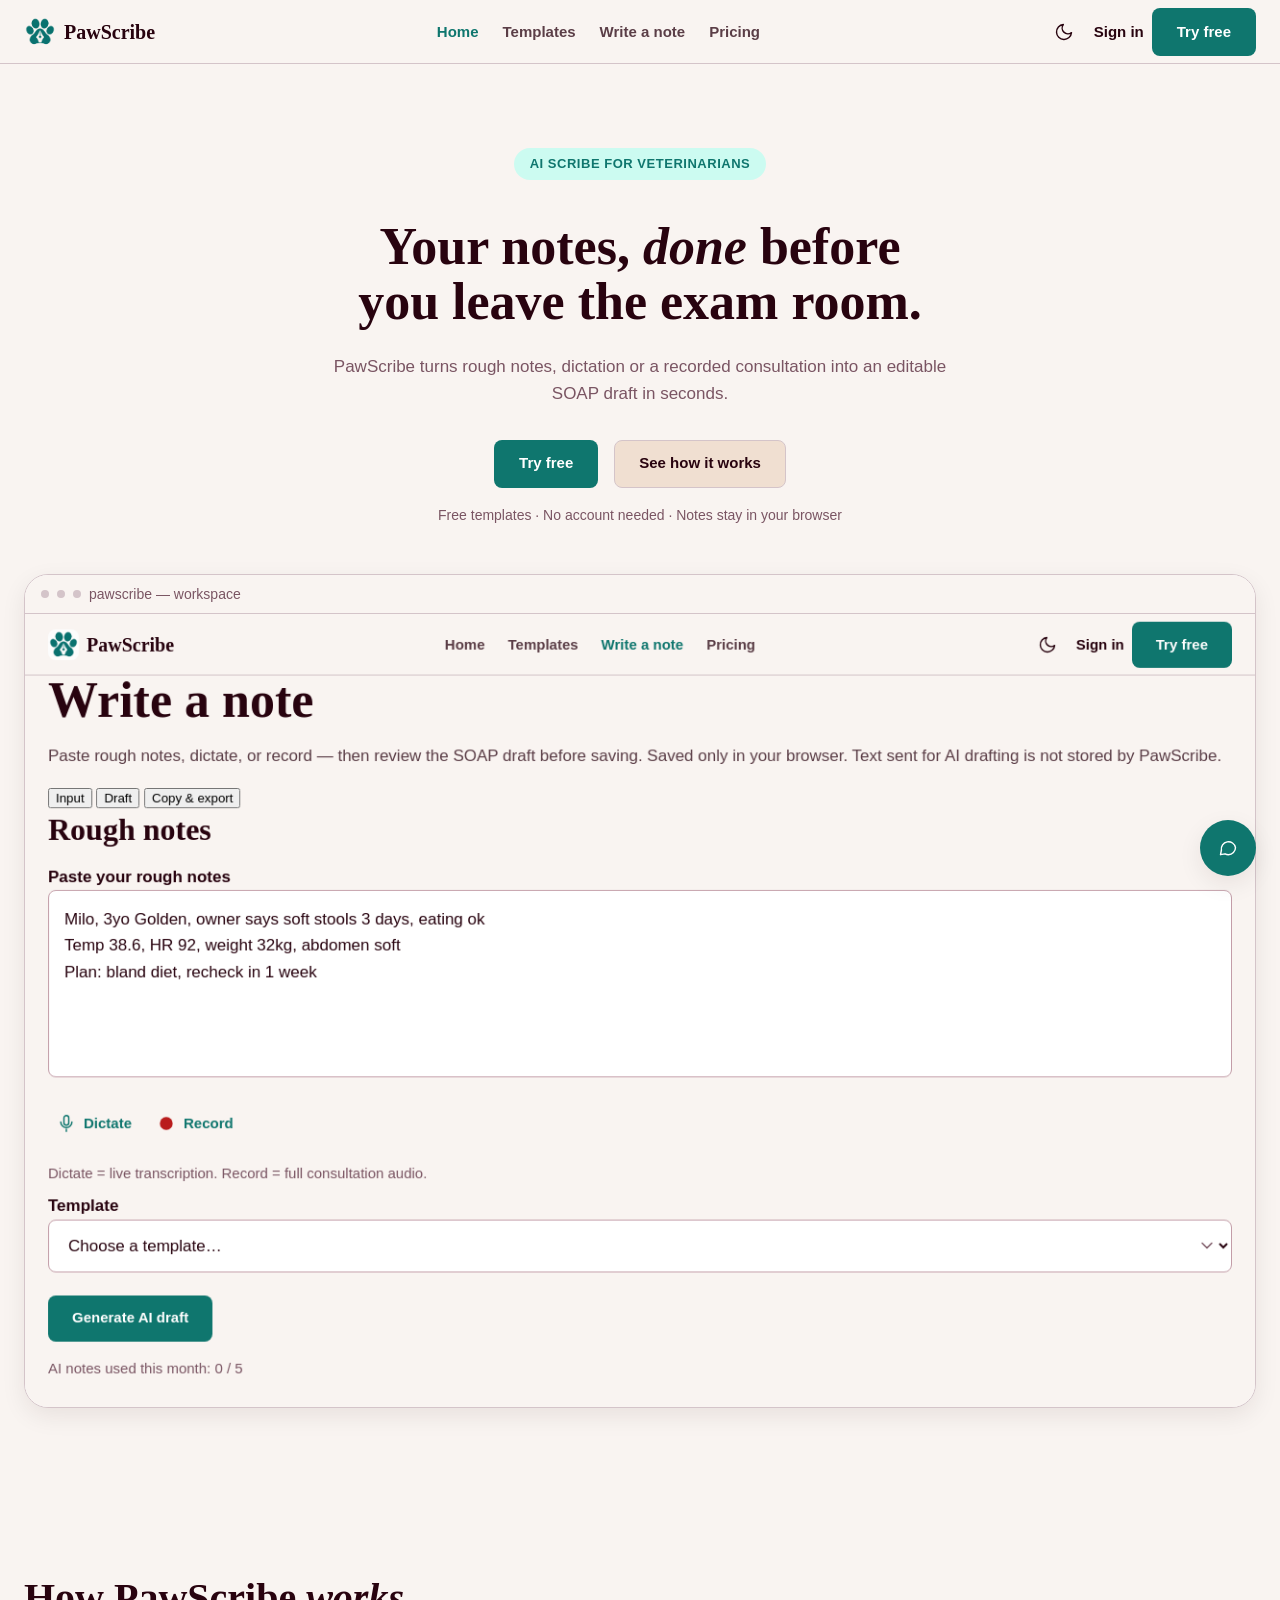
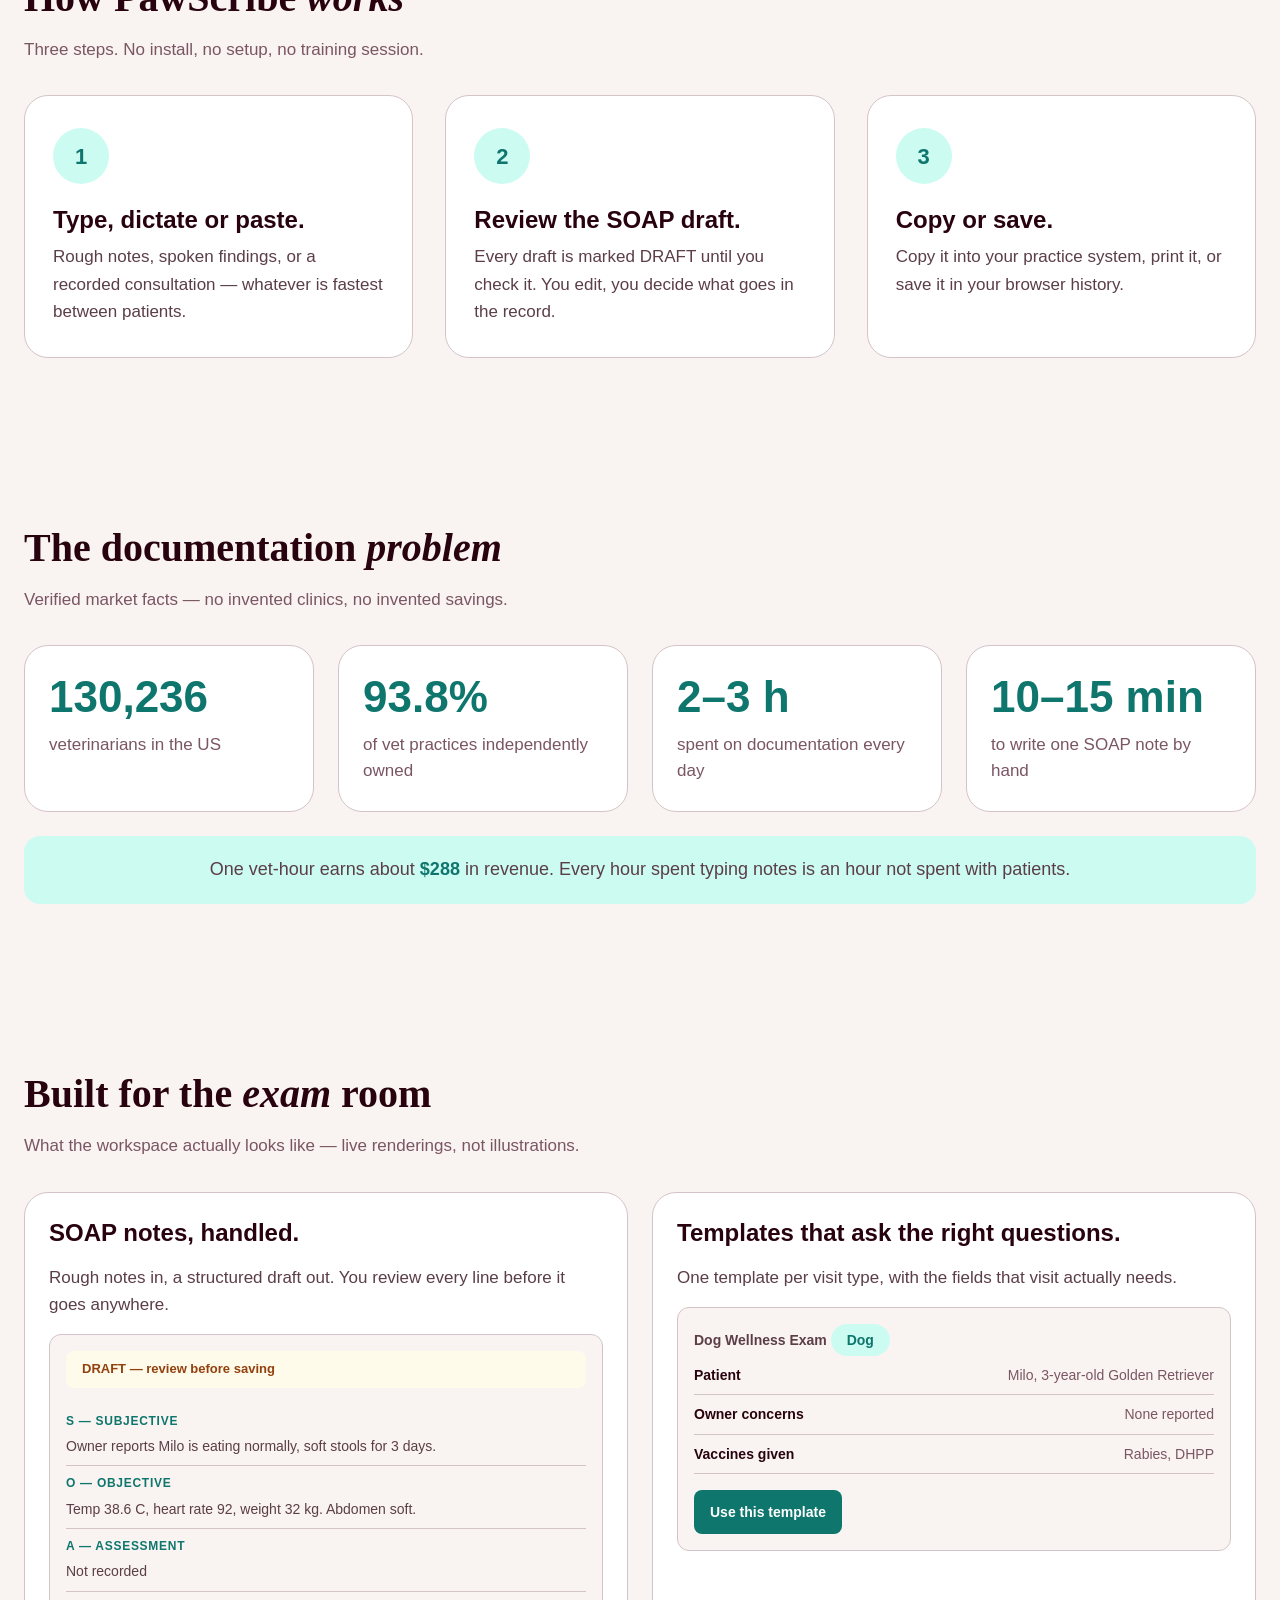
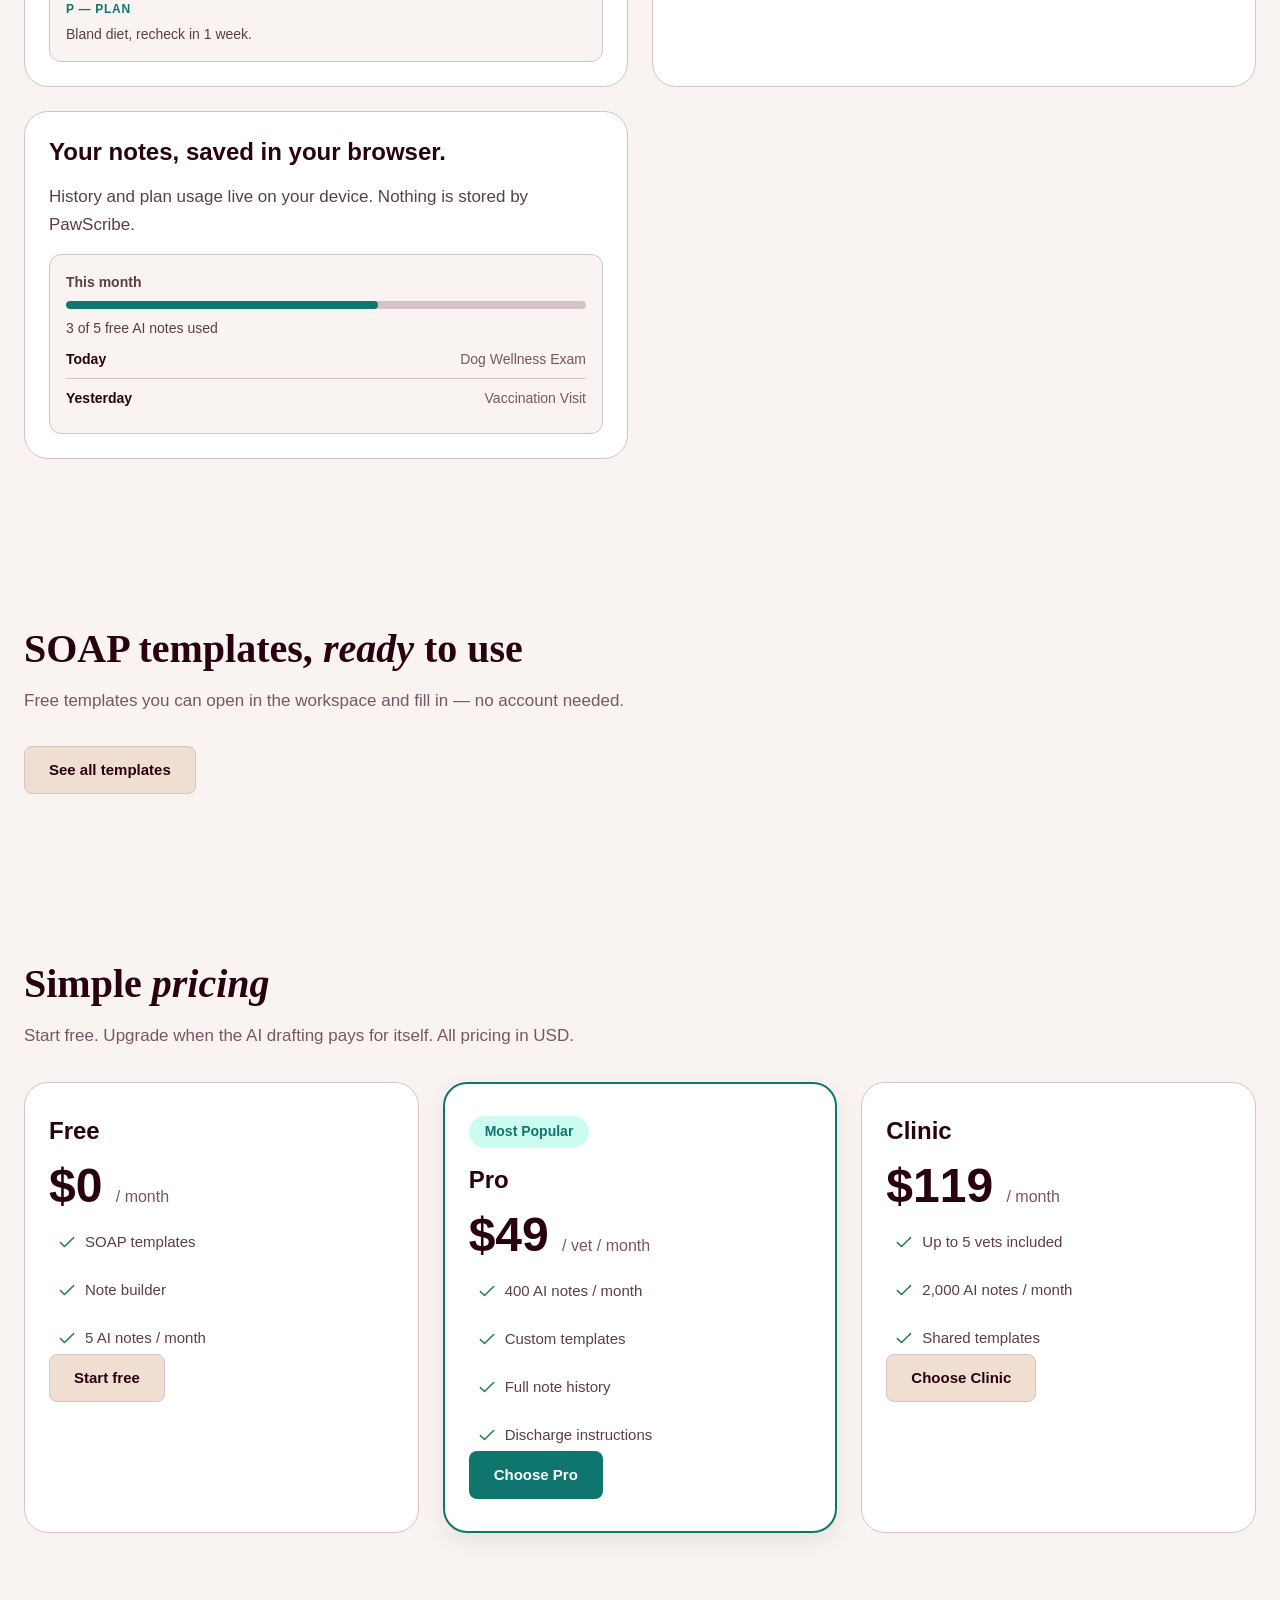
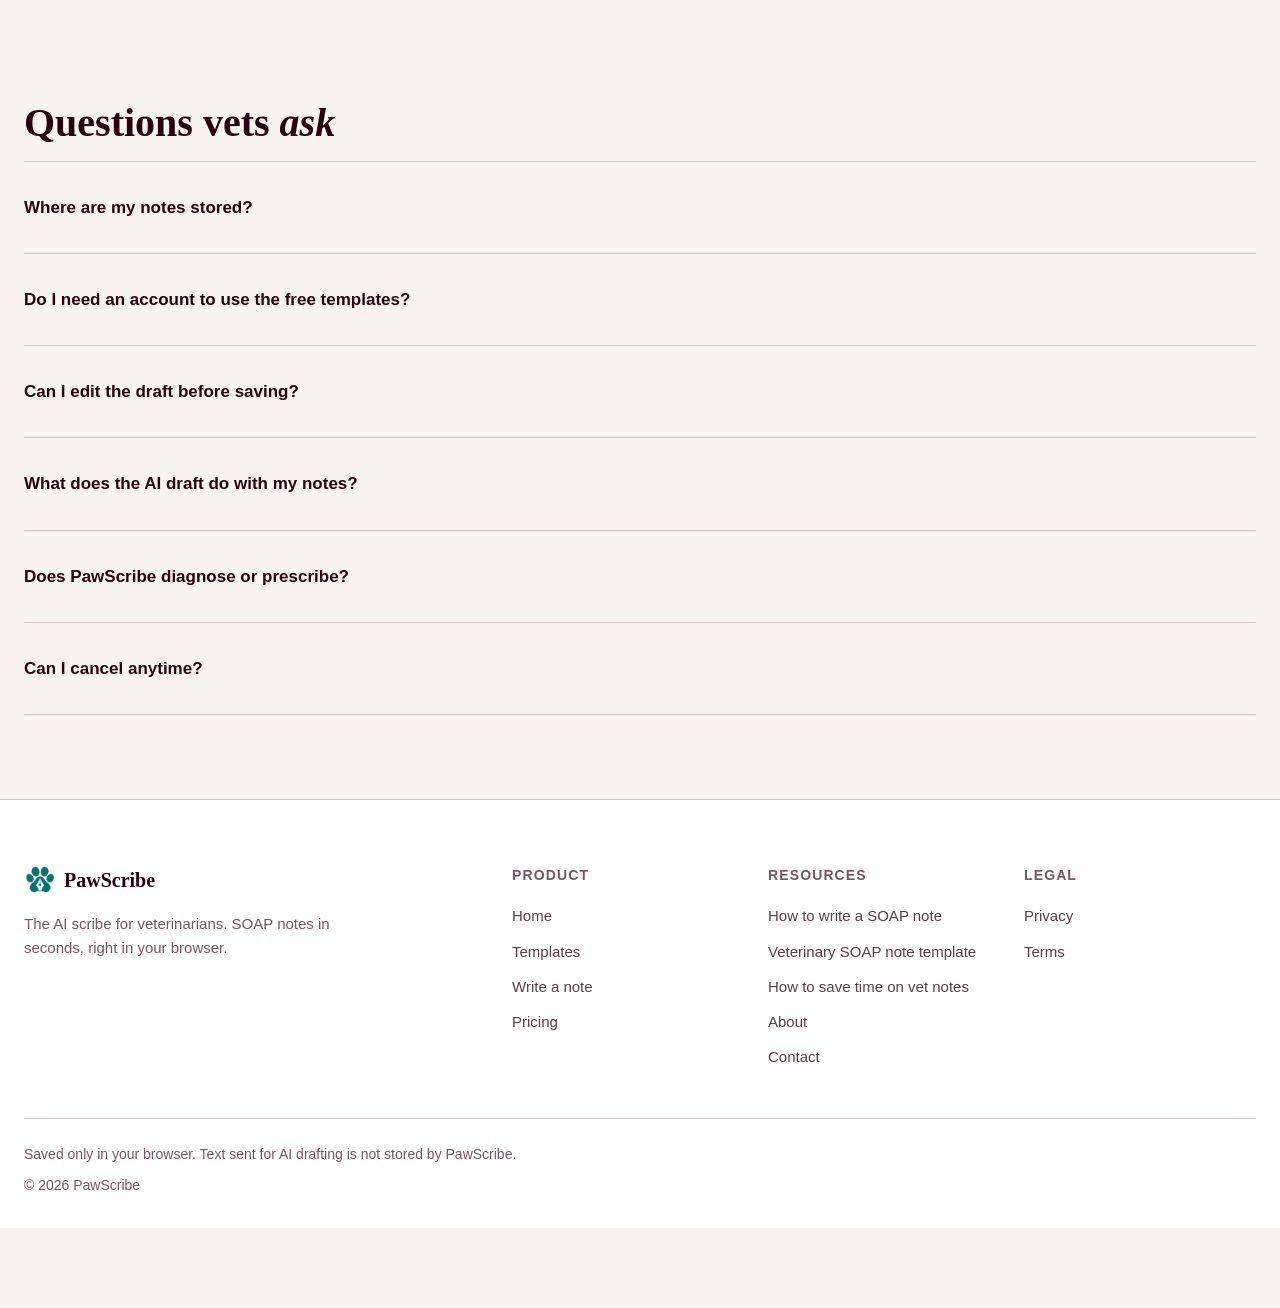
<file: index.html>
<!DOCTYPE html>
<html lang="en">
<head>
<meta charset="utf-8">
<meta name="viewport" content="width=device-width, initial-scale=1">
<title>PawScribe — AI scribe for veterinarians | SOAP notes in seconds</title>
<meta name="description" content="PawScribe turns rough vet notes, dictation or a recorded consultation into an editable SOAP draft in seconds. Free templates, no install, notes stay in your browser.">
<link rel="canonical" href="https://alvarado509.github.io/pawscribe/">
<meta property="og:type" content="website">
<meta property="og:title" content="PawScribe — AI scribe for veterinarians">
<meta property="og:description" content="Paste rough notes, dictate or record a consultation, get an editable SOAP draft in seconds. Free templates, no install, notes stay in your browser.">
<meta property="og:url" content="https://alvarado509.github.io/pawscribe/">
<meta property="og:image" content="https://alvarado509.github.io/pawscribe/assets/pawscribe-logo.png">
<meta name="twitter:card" content="summary_large_image">
<meta name="twitter:title" content="PawScribe — AI scribe for veterinarians">
<meta name="twitter:description" content="Paste rough notes, dictate or record a consultation, get an editable SOAP draft in seconds.">
<meta name="twitter:image" content="https://alvarado509.github.io/pawscribe/assets/pawscribe-logo.png">
<link rel="icon" href="assets/favicon.ico?v=5">
<link rel="stylesheet" href="assets/style.css?v=5">
<link rel="stylesheet" href="assets/marketing.css?v=5">
<script type="application/ld+json">
{
  "@context": "https://schema.org",
  "@graph": [
    {
      "@type": "Organization",
      "name": "PawScribe",
      "url": "https://alvarado509.github.io/pawscribe/",
      "logo": "https://alvarado509.github.io/pawscribe/assets/pawscribe-logo.png"
    },
    {
      "@type": "SoftwareApplication",
      "name": "PawScribe",
      "applicationCategory": "HealthApplication",
      "operatingSystem": "Web browser",
      "url": "https://alvarado509.github.io/pawscribe/",
      "description": "AI scribe for veterinarians: paste rough notes, dictate or record a consultation, get an editable SOAP draft in seconds.",
      "offers": [
        { "@type": "Offer", "name": "Free", "price": "0", "priceCurrency": "USD" },
        { "@type": "Offer", "name": "Pro", "price": "49", "priceCurrency": "USD" },
        { "@type": "Offer", "name": "Clinic", "price": "119", "priceCurrency": "USD" }
      ]
    }
  ]
}
</script>
<script defer src="assets/app.js?v=5"></script>
<script defer src="assets/templates.js?v=5"></script>
</head>
<body>
<header class="site-header">
  <div class="header-inner">
    <a class="brand" href="index.html">
      <img src="assets/pawscribe-logo.png" alt="PawScribe logo" width="32" height="32">
      PawScribe
    </a>
    <nav class="main-nav" aria-label="Main">
      <a href="index.html" aria-current="page">Home</a>
      <a href="templates.html">Templates</a>
      <a href="app.html">Write a note</a>
      <a href="pricing.html">Pricing</a>
    </nav>
    <div class="header-actions">
      <button class="icon-btn" id="theme-toggle" type="button" aria-label="Switch to dark mode">
        <svg class="icon" data-icon-moon aria-hidden="true" viewBox="0 0 24 24" fill="none" stroke="currentColor" stroke-width="1.7" stroke-linecap="round" stroke-linejoin="round"><path d="M21 12.8A9 9 0 1 1 11.2 3 7 7 0 0 0 21 12.8z"/></svg>
        <svg class="icon" data-icon-sun aria-hidden="true" hidden viewBox="0 0 24 24" fill="none" stroke="currentColor" stroke-width="1.7" stroke-linecap="round" stroke-linejoin="round"><circle cx="12" cy="12" r="4"/><path d="M12 2v2M12 20v2M4.9 4.9l1.4 1.4M17.7 17.7l1.4 1.4M2 12h2M20 12h2M4.9 19.1l1.4-1.4M17.7 6.3l1.4-1.4"/></svg>
      </button>
      <span data-auth-logged-out>
        <a class="signin-link" href="auth.html">Sign in</a>
      </span>
      <span class="user-chip" data-auth-logged-in hidden>
        <svg class="icon icon-sm" aria-hidden="true" viewBox="0 0 24 24" fill="none" stroke="currentColor" stroke-width="1.7" stroke-linecap="round" stroke-linejoin="round"><circle cx="12" cy="8" r="4"/><path d="M4 21a8 8 0 0 1 16 0"/></svg>
        <span data-user-first-name></span>
        <a href="dashboard.html">Dashboard</a>
      </span>
      <a class="btn btn-primary header-cta" href="auth.html">Try free</a>
      <button class="icon-btn menu-toggle" id="menu-toggle" type="button" aria-label="Open menu" aria-expanded="false" aria-controls="mobile-nav">
        <svg class="icon" data-icon-menu aria-hidden="true" viewBox="0 0 24 24" fill="none" stroke="currentColor" stroke-width="1.7" stroke-linecap="round" stroke-linejoin="round"><path d="M4 6h16M4 12h16M4 18h16"/></svg>
        <svg class="icon" data-icon-close aria-hidden="true" hidden viewBox="0 0 24 24" fill="none" stroke="currentColor" stroke-width="1.7" stroke-linecap="round" stroke-linejoin="round"><path d="M18 6 6 18M6 6l12 12"/></svg>
      </button>
    </div>
  </div>
  <nav class="mobile-nav" id="mobile-nav" aria-label="Mobile">
    <a href="index.html" aria-current="page">Home</a>
    <a href="templates.html">Templates</a>
    <a href="app.html">Write a note</a>
    <a href="pricing.html">Pricing</a>
    <span data-auth-logged-out>
      <a href="auth.html">Sign in</a>
    </span>
    <span data-auth-logged-in hidden>
      <a href="dashboard.html">Dashboard</a>
    </span>
    <a class="btn btn-primary" href="auth.html">Try free</a>
  </nav>
</header>

<main>
  <!-- Hero -->
  <section class="hero">
    <div class="container">
      <p><span class="eyebrow">AI scribe for veterinarians</span></p>
      <h1 class="hero-title">Your notes, <em>done</em> before you leave the exam room.</h1>
      <p class="hero-sub">PawScribe turns rough notes, dictation or a recorded consultation into an editable SOAP draft in seconds.</p>
      <p class="hero-cta">
        <a class="btn btn-primary" href="auth.html">Try free</a>
        <a class="btn btn-secondary" href="#how">See how it works</a>
      </p>
      <p class="hero-micro">Free templates &middot; No account needed &middot; Notes stay in your browser</p>

      <!-- Workspace screenshot -->
      <div class="browser-frame">
        <div class="browser-frame-bar">
          <span class="browser-dot" aria-hidden="true"></span>
          <span class="browser-dot" aria-hidden="true"></span>
          <span class="browser-dot" aria-hidden="true"></span>
          <span>pawscribe — workspace</span>
        </div>
        <img src="assets/hero-workspace.png" alt="PawScribe workspace with a completed SOAP note" width="1280" height="825">
      </div>
    </div>
  </section>

  <!-- How it works -->
  <section class="section" id="how">
    <div class="container">
      <h2 class="section-title">How PawScribe <em>works</em></h2>
      <p class="section-sub">Three steps. No install, no setup, no training session.</p>
      <ol class="steps">
        <li class="step">
          <span class="step-num" aria-hidden="true">1</span>
          <h3>Type, dictate or paste.</h3>
          <p>Rough notes, spoken findings, or a recorded consultation — whatever is fastest between patients.</p>
        </li>
        <li class="step">
          <span class="step-num" aria-hidden="true">2</span>
          <h3>Review the SOAP draft.</h3>
          <p>Every draft is marked DRAFT until you check it. You edit, you decide what goes in the record.</p>
        </li>
        <li class="step">
          <span class="step-num" aria-hidden="true">3</span>
          <h3>Copy or save.</h3>
          <p>Copy it into your practice system, print it, or save it in your browser history.</p>
        </li>
      </ol>
    </div>
  </section>

  <!-- The problem, in verified numbers -->
  <section class="section">
    <div class="container">
      <h2 class="section-title">The documentation <em>problem</em></h2>
      <p class="section-sub">Verified market facts — no invented clinics, no invented savings.</p>
      <div class="grid grid-4 stats-grid">
        <div class="stat"><span class="stat-number" data-count="130415" data-format="comma">130,415</span><span class="stat-label">veterinarians in the US</span></div>
        <div class="stat"><span class="stat-number" data-count="93.9" data-decimals="1" data-suffix="%">93.9%</span><span class="stat-label">of vet practices independently owned</span></div>
        <div class="stat"><span class="stat-number">2–3 h</span><span class="stat-label">spent on documentation every day</span></div>
        <div class="stat"><span class="stat-number">10–15 min</span><span class="stat-label">to write one SOAP note by hand</span></div>
      </div>
      <p class="stat-callout">One vet-hour earns about <strong>$288</strong> in revenue. Every hour spent typing notes is an hour not spent with patients.</p>
    </div>
  </section>

  <!-- Features: real product UI, live renderings -->
  <section class="section">
    <div class="container">
      <h2 class="section-title">Built for the <em>exam</em> room</h2>
      <p class="section-sub">What the workspace actually looks like — live renderings, not illustrations.</p>
      <div class="grid grid-2">
        <article class="card">
          <h3>SOAP notes, handled.</h3>
          <p>Rough notes in, a structured draft out. You review every line before it goes anywhere.</p>
          <div class="ui-mock" aria-label="Sample SOAP draft">
            <div class="draft-strip">DRAFT — review before saving</div>
            <div class="ui-mock-row"><span class="ui-mock-label">S — Subjective</span><p>Owner reports Milo is eating normally, soft stools for 3 days.</p></div>
            <div class="ui-mock-row"><span class="ui-mock-label">O — Objective</span><p>Temp 38.6 C, heart rate 92, weight 32 kg. Abdomen soft.</p></div>
            <div class="ui-mock-row"><span class="ui-mock-label">A — Assessment</span><p>Not recorded</p></div>
            <div class="ui-mock-row"><span class="ui-mock-label">P — Plan</span><p>Bland diet, recheck in 1 week.</p></div>
          </div>
        </article>
        <article class="card">
          <h3>Templates that ask the right questions.</h3>
          <p>One template per visit type, with the fields that visit actually needs.</p>
          <div class="ui-mock" aria-label="Sample template">
            <p><strong>Dog Wellness Exam</strong> <span class="pill">Dog</span></p>
            <div class="ui-mock-field"><span>Patient</span><span>Milo, 3-year-old Golden Retriever</span></div>
            <div class="ui-mock-field"><span>Owner concerns</span><span>None reported</span></div>
            <div class="ui-mock-field"><span>Vaccines given</span><span>Rabies, DHPP</span></div>
            <span class="ui-mock-cta">Use this template</span>
          </div>
        </article>
        <article class="card">
          <h3>Your notes, saved in your browser.</h3>
          <p>History and plan usage live on your device. Nothing is stored by PawScribe.</p>
          <div class="ui-mock" aria-label="Sample usage and history">
            <p><strong>This month</strong></p>
            <div class="ui-mock-bar" role="img" aria-label="3 of 5 free AI notes used"><span></span></div>
            <p>3 of 5 free AI notes used</p>
            <div class="ui-mock-field"><span>Today</span><span>Dog Wellness Exam</span></div>
            <div class="ui-mock-field"><span>Yesterday</span><span>Vaccination Visit</span></div>
          </div>
        </article>
      </div>
    </div>
  </section>

  <!-- Template preview -->
  <section class="section">
    <div class="container">
      <h2 class="section-title">SOAP templates, <em>ready</em> to use</h2>
      <p class="section-sub">Free templates you can open in the workspace and fill in — no account needed.</p>
      <div class="grid" id="template-preview"></div>
      <p><a class="btn btn-secondary" href="templates.html">See all templates</a></p>
    </div>
  </section>

  <!-- Pricing preview -->
  <section class="section">
    <div class="container">
      <h2 class="section-title">Simple <em>pricing</em></h2>
      <p class="section-sub">Start free. Upgrade when the AI drafting pays for itself. All pricing in USD.</p>
      <div class="grid grid-3">
        <article class="price-card">
          <h3>Free</h3>
          <p class="price-amount">$0 <span>/ month</span></p>
          <ul class="check-list">
            <li><svg class="icon" aria-hidden="true"><use href="assets/icons.svg?v=5#check"/></svg>SOAP templates</li>
            <li><svg class="icon" aria-hidden="true"><use href="assets/icons.svg?v=5#check"/></svg>Note builder</li>
            <li><svg class="icon" aria-hidden="true"><use href="assets/icons.svg?v=5#check"/></svg>5 AI notes / month</li>
          </ul>
          <p><a class="btn btn-secondary" href="app.html">Start free</a></p>
        </article>
        <article class="price-card price-featured">
          <p><span class="pill pill-solid">Most Popular</span></p>
          <h3>Pro</h3>
          <p class="price-amount">$49 <span>/ vet / month</span></p>
          <ul class="check-list">
            <li><svg class="icon" aria-hidden="true"><use href="assets/icons.svg?v=5#check"/></svg>400 AI notes / month</li>
            <li><svg class="icon" aria-hidden="true"><use href="assets/icons.svg?v=5#check"/></svg>Custom templates</li>
            <li><svg class="icon" aria-hidden="true"><use href="assets/icons.svg?v=5#check"/></svg>Full note history</li>
            <li><svg class="icon" aria-hidden="true"><use href="assets/icons.svg?v=5#check"/></svg>Discharge instructions</li>
          </ul>
          <p><a class="btn btn-primary" href="pricing.html">Choose Pro</a></p>
        </article>
        <article class="price-card">
          <h3>Clinic</h3>
          <p class="price-amount">$119 <span>/ month</span></p>
          <ul class="check-list">
            <li><svg class="icon" aria-hidden="true"><use href="assets/icons.svg?v=5#check"/></svg>Up to 5 vets included</li>
            <li><svg class="icon" aria-hidden="true"><use href="assets/icons.svg?v=5#check"/></svg>2,000 AI notes / month</li>
            <li><svg class="icon" aria-hidden="true"><use href="assets/icons.svg?v=5#check"/></svg>Shared templates</li>
          </ul>
          <p><a class="btn btn-secondary" href="pricing.html">Choose Clinic</a></p>
        </article>
      </div>
    </div>
  </section>

  <!-- FAQ -->
  <section class="section">
    <div class="container">
      <h2 class="section-title">Questions vets <em>ask</em></h2>
      <div class="faq">
        <details class="faq-item">
          <summary>Where are my notes stored?</summary>
          <p class="faq-answer">Saved only in your browser. Text sent for AI drafting is not stored by PawScribe.</p>
        </details>
        <details class="faq-item">
          <summary>Do I need an account to use the free templates?</summary>
          <p class="faq-answer">No. The templates and the note builder work with no account and no install.</p>
        </details>
        <details class="faq-item">
          <summary>Can I edit the draft before saving?</summary>
          <p class="faq-answer">Yes. Every draft is editable, and every AI draft is marked DRAFT until you review it.</p>
        </details>
        <details class="faq-item">
          <summary>What does the AI draft do with my notes?</summary>
          <p class="faq-answer">AI drafting connects soon — the free templates work now. When it connects, text sent for AI drafting is not stored by PawScribe.</p>
        </details>
        <details class="faq-item">
          <summary>Does PawScribe diagnose or prescribe?</summary>
          <p class="faq-answer">No. PawScribe drafts notes; it does not diagnose or treat. Always review before saving.</p>
        </details>
        <details class="faq-item">
          <summary>Can I cancel anytime?</summary>
          <p class="faq-answer">Yes. Pro and Clinic are monthly PayPal subscriptions with no contract. Cancel anytime; the workspace unlock is stored locally in your browser.</p>
        </details>
      </div>
    </div>
  </section>
</main>

<footer class="site-footer">
  <div class="footer-inner">
    <div class="footer-grid">
      <div class="footer-brand">
        <a class="brand" href="index.html">
          <img src="assets/pawscribe-logo.png" alt="PawScribe logo" width="32" height="32">
          PawScribe
        </a>
        <p class="footer-tagline">The AI scribe for veterinarians. SOAP notes in seconds, right in your browser.</p>
      </div>
      <div class="footer-col">
        <h4>Product</h4>
        <ul>
          <li><a href="index.html" aria-current="page">Home</a></li>
          <li><a href="templates.html">Templates</a></li>
          <li><a href="app.html">Write a note</a></li>
          <li><a href="pricing.html">Pricing</a></li>
        </ul>
      </div>
      <div class="footer-col">
        <h4>Resources</h4>
        <ul>
          <li><a href="how-to-write-a-soap-note.html">How to write a SOAP note</a></li>
          <li><a href="veterinary-soap-note-template.html">Veterinary SOAP note template</a></li>
          <li><a href="how-to-save-time-on-vet-notes.html">How to save time on vet notes</a></li>
          <li><a href="about.html">About</a></li>
          <li><a href="contact.html">Contact</a></li>
        </ul>
      </div>
      <div class="footer-col">
        <h4>Legal</h4>
        <ul>
          <li><a href="privacy.html">Privacy</a></li>
          <li><a href="terms.html">Terms</a></li>
        </ul>
      </div>
    </div>
    <div class="footer-bottom">
      <p>Saved only in your browser. Text sent for AI drafting is not stored by PawScribe.</p>
      <p>&copy; 2026 PawScribe</p>
    </div>
  </div>
</footer>

<a class="fab" id="contact-fab" href="contact.html" aria-label="Contact us">
  <svg class="icon" aria-hidden="true" viewBox="0 0 24 24" fill="none" stroke="currentColor" stroke-width="1.7" stroke-linecap="round" stroke-linejoin="round"><path d="M21 11.5a8.5 8.5 0 0 1-8.5 8.5c-1.5 0-2.9-.4-4.1-1L3 20l1.1-5.4A8.5 8.5 0 1 1 21 11.5z"/></svg>
</a>

<div class="toast" id="toast" role="status"></div>
</body>
</html>
</file>
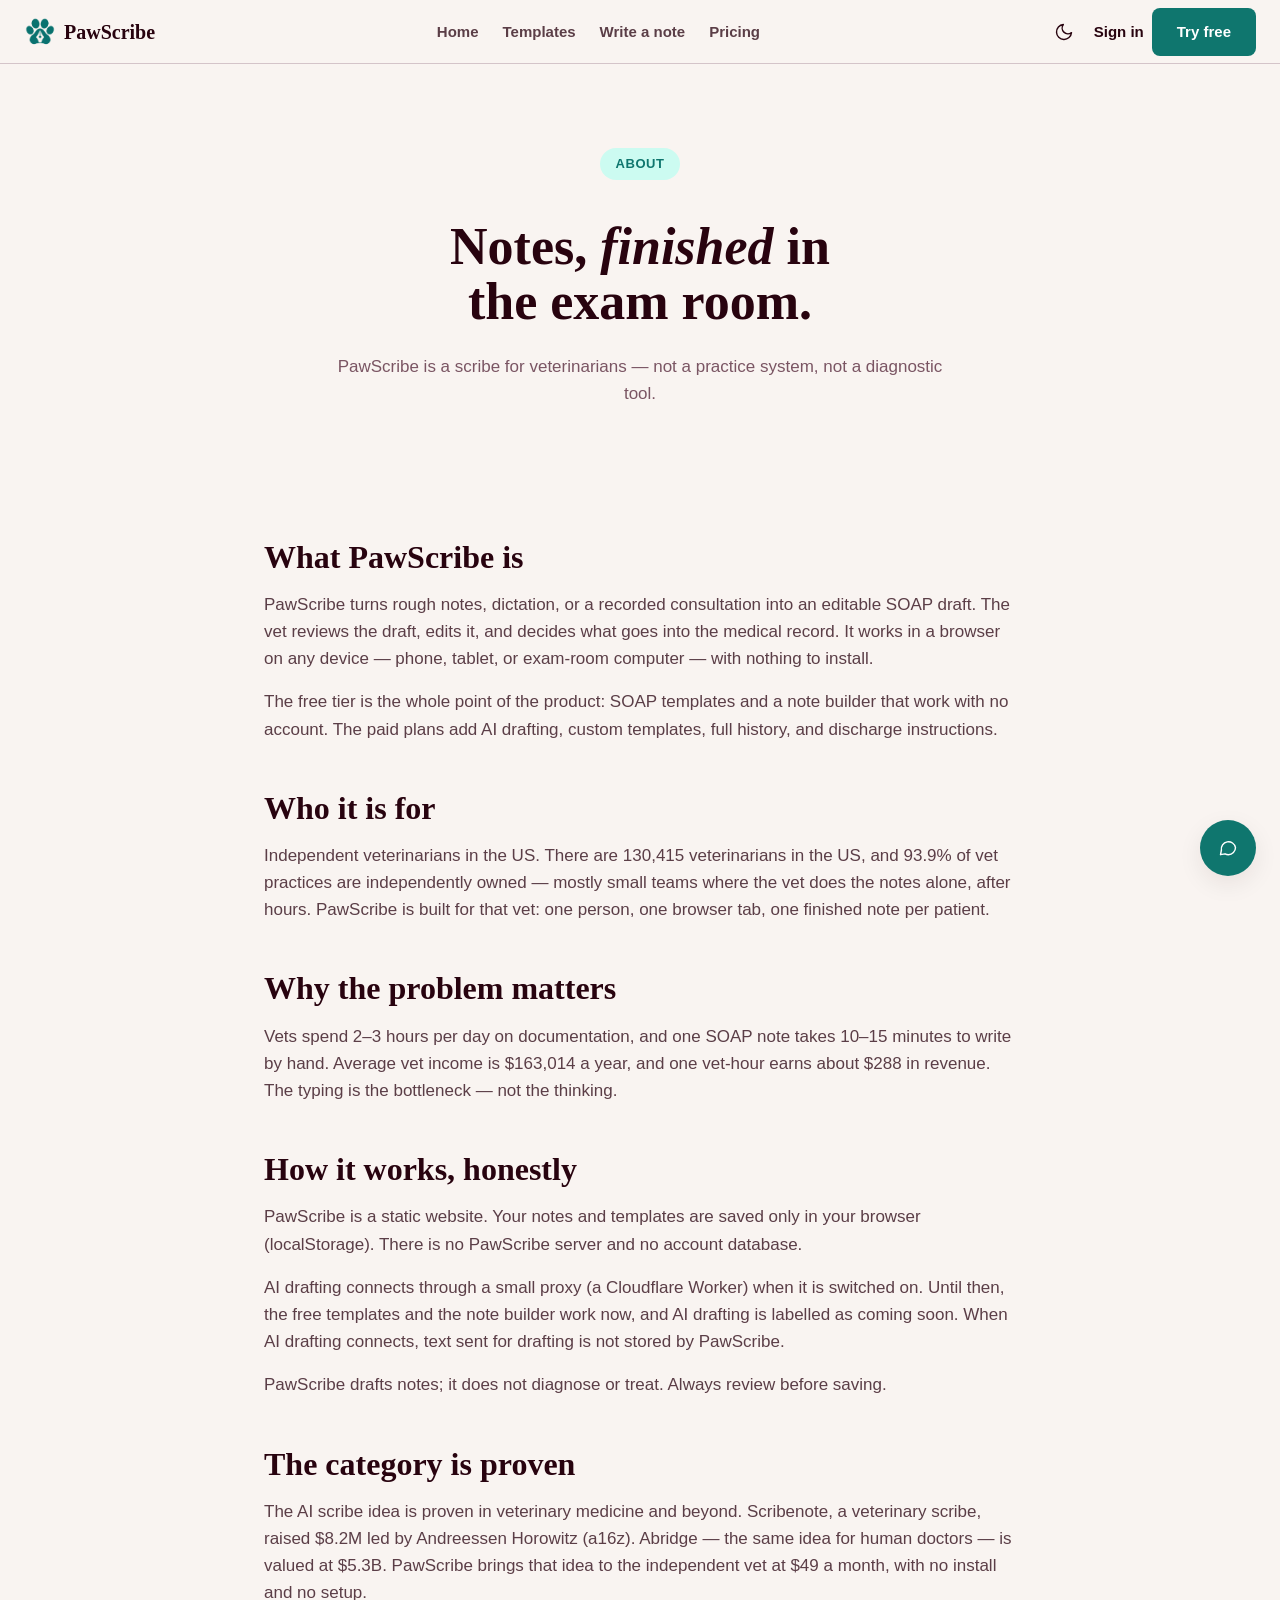
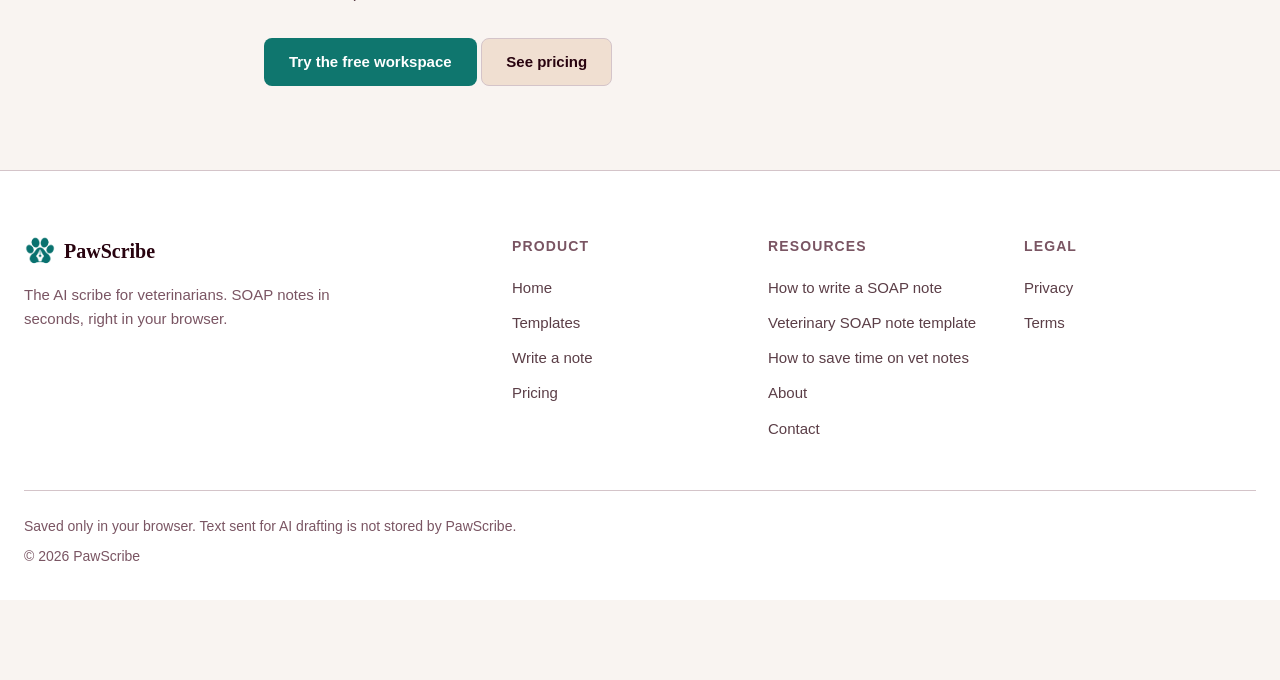
<file: about.html>
<!DOCTYPE html>
<html lang="en">
<head>
<meta charset="utf-8">
<meta name="viewport" content="width=device-width, initial-scale=1">
<title>About PawScribe | AI scribe for veterinarians</title>
<meta name="description" content="PawScribe is a browser-based AI scribe for independent veterinarians: free SOAP templates, editable AI drafts, notes saved only in your browser.">
<link rel="canonical" href="https://alvarado509.github.io/pawscribe/about.html">
<meta property="og:type" content="website">
<meta property="og:title" content="About PawScribe">
<meta property="og:description" content="A browser-based AI scribe for independent veterinarians — free templates, editable drafts, notes saved only in your browser.">
<meta property="og:url" content="https://alvarado509.github.io/pawscribe/about.html">
<meta property="og:image" content="https://alvarado509.github.io/pawscribe/assets/pawscribe-logo.png">
<meta name="twitter:card" content="summary">
<meta name="twitter:title" content="About PawScribe">
<meta name="twitter:description" content="A browser-based AI scribe for independent veterinarians.">
<link rel="icon" href="assets/favicon.ico?v=5">
<link rel="stylesheet" href="assets/style.css?v=5">
<link rel="stylesheet" href="assets/marketing.css?v=5">
<script defer src="assets/app.js?v=5"></script>
</head>
<body>
<header class="site-header">
  <div class="header-inner">
    <a class="brand" href="index.html">
      <img src="assets/pawscribe-logo.png" alt="PawScribe logo" width="32" height="32">
      PawScribe
    </a>
    <nav class="main-nav" aria-label="Main">
      <a href="index.html">Home</a>
      <a href="templates.html">Templates</a>
      <a href="app.html">Write a note</a>
      <a href="pricing.html">Pricing</a>
    </nav>
    <div class="header-actions">
      <button class="icon-btn" id="theme-toggle" type="button" aria-label="Switch to dark mode">
        <svg class="icon" data-icon-moon aria-hidden="true" viewBox="0 0 24 24" fill="none" stroke="currentColor" stroke-width="1.7" stroke-linecap="round" stroke-linejoin="round"><path d="M21 12.8A9 9 0 1 1 11.2 3 7 7 0 0 0 21 12.8z"/></svg>
        <svg class="icon" data-icon-sun aria-hidden="true" hidden viewBox="0 0 24 24" fill="none" stroke="currentColor" stroke-width="1.7" stroke-linecap="round" stroke-linejoin="round"><circle cx="12" cy="12" r="4"/><path d="M12 2v2M12 20v2M4.9 4.9l1.4 1.4M17.7 17.7l1.4 1.4M2 12h2M20 12h2M4.9 19.1l1.4-1.4M17.7 6.3l1.4-1.4"/></svg>
      </button>
      <span data-auth-logged-out>
        <a class="signin-link" href="auth.html">Sign in</a>
      </span>
      <span class="user-chip" data-auth-logged-in hidden>
        <svg class="icon icon-sm" aria-hidden="true" viewBox="0 0 24 24" fill="none" stroke="currentColor" stroke-width="1.7" stroke-linecap="round" stroke-linejoin="round"><circle cx="12" cy="8" r="4"/><path d="M4 21a8 8 0 0 1 16 0"/></svg>
        <span data-user-first-name></span>
        <a href="dashboard.html">Dashboard</a>
      </span>
      <a class="btn btn-primary header-cta" href="auth.html">Try free</a>
      <button class="icon-btn menu-toggle" id="menu-toggle" type="button" aria-label="Open menu" aria-expanded="false" aria-controls="mobile-nav">
        <svg class="icon" data-icon-menu aria-hidden="true" viewBox="0 0 24 24" fill="none" stroke="currentColor" stroke-width="1.7" stroke-linecap="round" stroke-linejoin="round"><path d="M4 6h16M4 12h16M4 18h16"/></svg>
        <svg class="icon" data-icon-close aria-hidden="true" hidden viewBox="0 0 24 24" fill="none" stroke="currentColor" stroke-width="1.7" stroke-linecap="round" stroke-linejoin="round"><path d="M18 6 6 18M6 6l12 12"/></svg>
      </button>
    </div>
  </div>
  <nav class="mobile-nav" id="mobile-nav" aria-label="Mobile">
    <a href="index.html">Home</a>
    <a href="templates.html">Templates</a>
    <a href="app.html">Write a note</a>
    <a href="pricing.html">Pricing</a>
    <span data-auth-logged-out>
      <a href="auth.html">Sign in</a>
    </span>
    <span data-auth-logged-in hidden>
      <a href="dashboard.html">Dashboard</a>
    </span>
    <a class="btn btn-primary" href="auth.html">Try free</a>
  </nav>
</header>

<main>
  <section class="hero page-hero">
    <div class="container">
      <p><span class="eyebrow">About</span></p>
      <h1 class="hero-title">Notes, <em>finished</em> in the exam room.</h1>
      <p class="hero-sub">PawScribe is a scribe for veterinarians — not a practice system, not a diagnostic tool.</p>
    </div>
  </section>

  <section class="section">
    <div class="container prose">
      <h2>What PawScribe is</h2>
      <p>PawScribe turns rough notes, dictation, or a recorded consultation into an editable SOAP draft. The vet reviews the draft, edits it, and decides what goes into the medical record. It works in a browser on any device — phone, tablet, or exam-room computer — with nothing to install.</p>
      <p>The free tier is the whole point of the product: SOAP templates and a note builder that work with no account. The paid plans add AI drafting, custom templates, full history, and discharge instructions.</p>

      <h2>Who it is for</h2>
      <p>Independent veterinarians in the US. There are 130,415 veterinarians in the US, and 93.9% of vet practices are independently owned — mostly small teams where the vet does the notes alone, after hours. PawScribe is built for that vet: one person, one browser tab, one finished note per patient.</p>

      <h2>Why the problem matters</h2>
      <p>Vets spend 2–3 hours per day on documentation, and one SOAP note takes 10–15 minutes to write by hand. Average vet income is $163,014 a year, and one vet-hour earns about $288 in revenue. The typing is the bottleneck — not the thinking.</p>

      <h2>How it works, honestly</h2>
      <p>PawScribe is a static website. Your notes and templates are saved only in your browser (localStorage). There is no PawScribe server and no account database.</p>
      <p>AI drafting connects through a small proxy (a Cloudflare Worker) when it is switched on. Until then, the free templates and the note builder work now, and AI drafting is labelled as coming soon. When AI drafting connects, text sent for drafting is not stored by PawScribe.</p>
      <p>PawScribe drafts notes; it does not diagnose or treat. Always review before saving.</p>

      <h2>The category is proven</h2>
      <p>The AI scribe idea is proven in veterinary medicine and beyond. Scribenote, a veterinary scribe, raised $8.2M led by Andreessen Horowitz (a16z). Abridge — the same idea for human doctors — is valued at $5.3B. PawScribe brings that idea to the independent vet at $49 a month, with no install and no setup.</p>

      <p style="margin-top:32px"><a class="btn btn-primary" href="app.html">Try the free workspace</a> <a class="btn btn-secondary" href="pricing.html">See pricing</a></p>
    </div>
  </section>
</main>

<footer class="site-footer">
  <div class="footer-inner">
    <div class="footer-grid">
      <div class="footer-brand">
        <a class="brand" href="index.html">
          <img src="assets/pawscribe-logo.png" alt="PawScribe logo" width="32" height="32">
          PawScribe
        </a>
        <p class="footer-tagline">The AI scribe for veterinarians. SOAP notes in seconds, right in your browser.</p>
      </div>
      <div class="footer-col">
        <h4>Product</h4>
        <ul>
          <li><a href="index.html">Home</a></li>
          <li><a href="templates.html">Templates</a></li>
          <li><a href="app.html">Write a note</a></li>
          <li><a href="pricing.html">Pricing</a></li>
        </ul>
      </div>
      <div class="footer-col">
        <h4>Resources</h4>
        <ul>
          <li><a href="how-to-write-a-soap-note.html">How to write a SOAP note</a></li>
          <li><a href="veterinary-soap-note-template.html">Veterinary SOAP note template</a></li>
          <li><a href="how-to-save-time-on-vet-notes.html">How to save time on vet notes</a></li>
          <li><a href="about.html" aria-current="page">About</a></li>
          <li><a href="contact.html">Contact</a></li>
        </ul>
      </div>
      <div class="footer-col">
        <h4>Legal</h4>
        <ul>
          <li><a href="privacy.html">Privacy</a></li>
          <li><a href="terms.html">Terms</a></li>
        </ul>
      </div>
    </div>
    <div class="footer-bottom">
      <p>Saved only in your browser. Text sent for AI drafting is not stored by PawScribe.</p>
      <p>&copy; 2026 PawScribe</p>
    </div>
  </div>
</footer>

<a class="fab" id="contact-fab" href="contact.html" aria-label="Contact us">
  <svg class="icon" aria-hidden="true" viewBox="0 0 24 24" fill="none" stroke="currentColor" stroke-width="1.7" stroke-linecap="round" stroke-linejoin="round"><path d="M21 11.5a8.5 8.5 0 0 1-8.5 8.5c-1.5 0-2.9-.4-4.1-1L3 20l1.1-5.4A8.5 8.5 0 1 1 21 11.5z"/></svg>
</a>

<div class="toast" id="toast" role="status"></div>
</body>
</html>
</file>
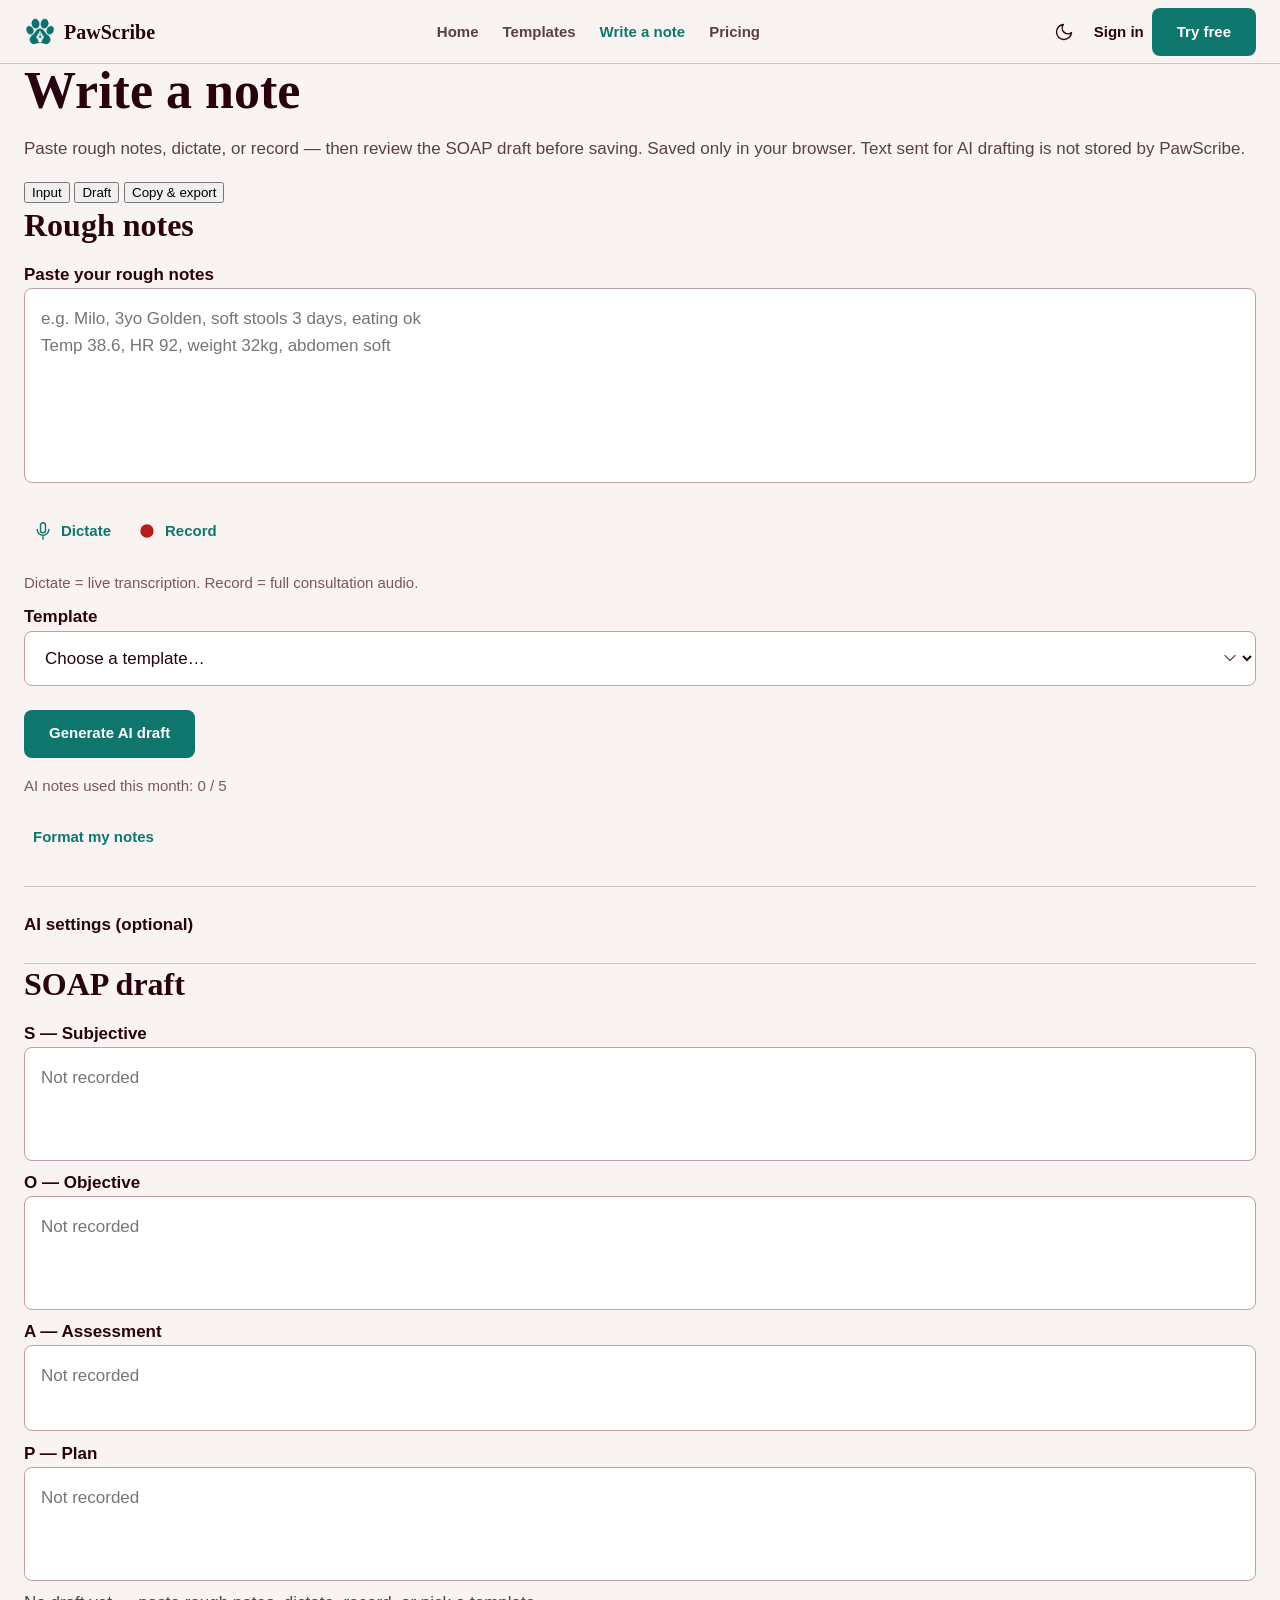
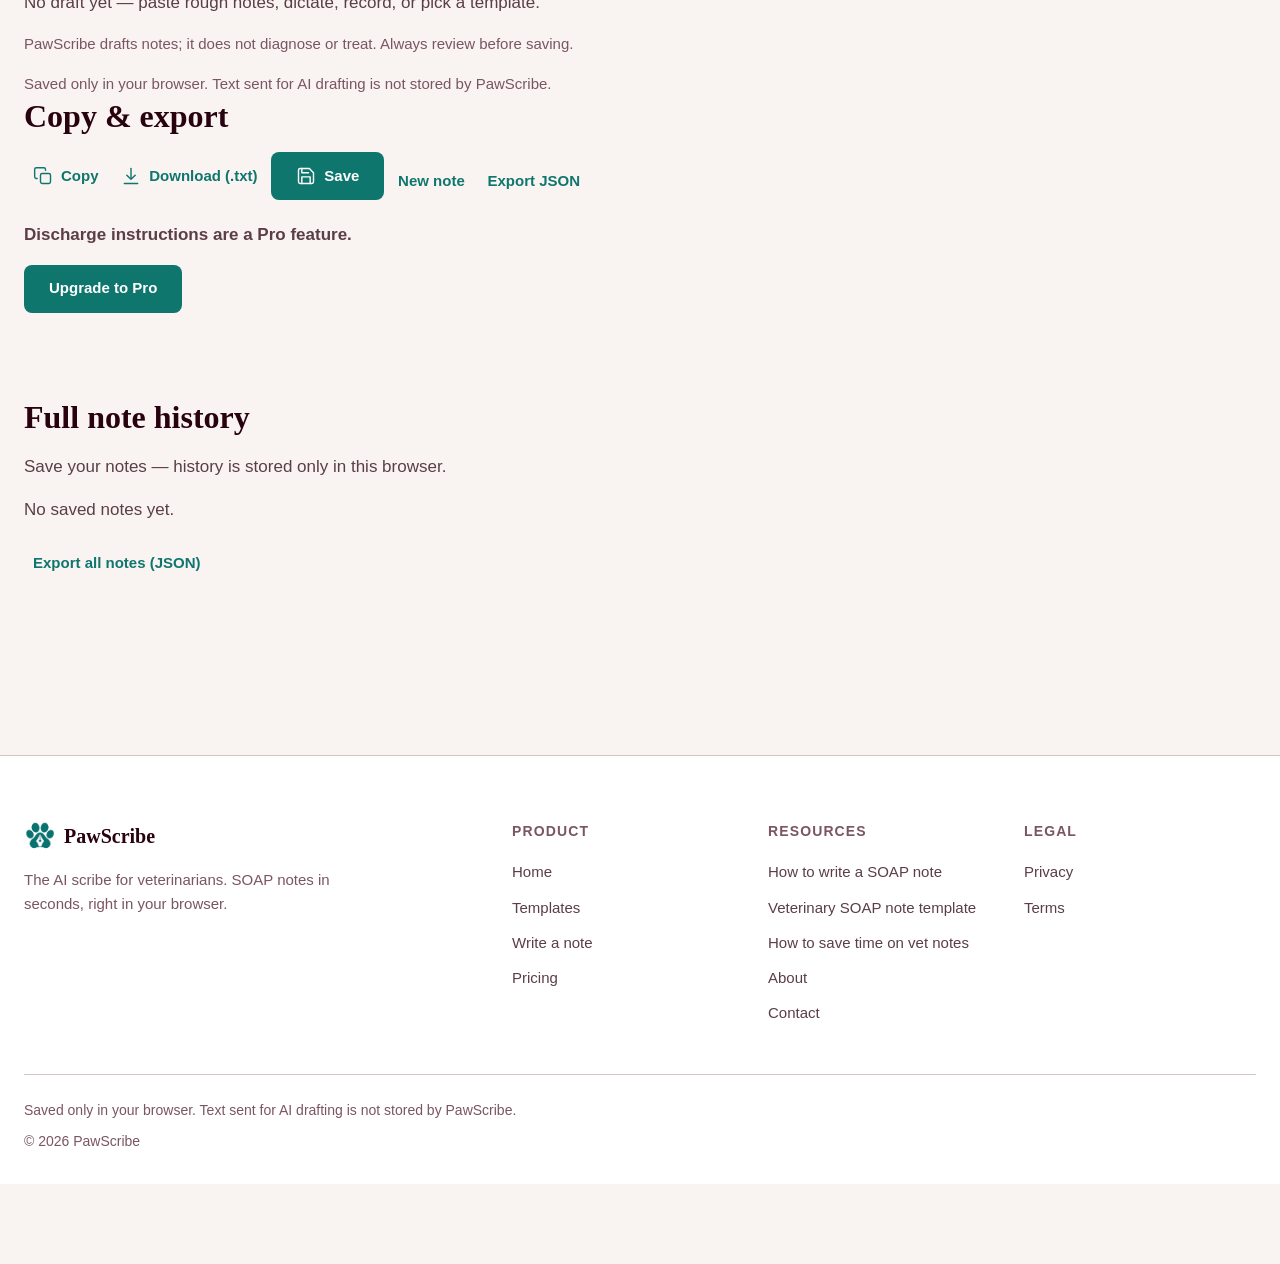
<file: app.html>
<!DOCTYPE html>
<html lang="en">
<head>
<meta charset="utf-8">
<meta name="viewport" content="width=device-width, initial-scale=1">
<meta name="robots" content="noindex">
<title>Write a note — PawScribe</title>
<meta name="description" content="PawScribe note workspace: paste rough notes, dictate or record a consultation, and build an editable SOAP draft. Notes are saved only in your browser.">
<link rel="canonical" href="https://alvarado509.github.io/pawscribe/app.html">
<link rel="icon" href="assets/favicon.ico?v=5">
<link rel="stylesheet" href="assets/style.css?v=5">
<style>
/* v2 contract tokens (shared style.css is owned in parallel; these
   page-level tokens apply the contract until it carries them). */
:root {
  --color-bg: #F9F4F1;
  --color-ink: #28030F;
  --color-body: #5B3E47;
  --color-muted: #7A5563;
  --color-border: #D4C4C9;
  --color-teal: #0F766E;
  --color-teal-dark: #0B5E57;
  --color-teal-soft: #CCFBF1;
  --color-amber-bg: #FFFBEB;
  --color-amber-text: #92400E;
}
html[data-theme="dark"] {
  --color-bg: #211217;
  --color-ink: #FBF9FA;
  --color-body: #E9E2E3;
  --color-muted: #C39DA8;
  --color-border: #4C2934;
  --color-amber-bg: #451A03;
  --color-amber-text: #FDE68A;
}
body { background: var(--color-bg); color: var(--color-body); font-size: 17px; line-height: 1.6; }
h1, h2, h3 { color: var(--color-ink); }
h2 { font-size: 32px; line-height: 40px; }
.section { padding: 64px 0; }
@media (min-width: 768px) { .section { padding: 84px 0; } }
.btn { font-size: 15px; }
@media (max-width: 767px) { .editor-actions .btn, .editor-input .btn { width: 100%; } }
.icon { width: 20px; height: 20px; flex-shrink: 0; vertical-align: -4px; }
.icon-record { color: #B91C1C; }
.quota-counter { font-size: 15px; color: var(--color-muted); margin: 8px 0 0; }
.quota-banner { background: var(--color-amber-bg); color: var(--color-amber-text); border: 1px solid #F59E0B; border-radius: 8px; padding: 16px; margin-top: 16px; }
.quota-banner p { margin: 0 0 8px; }
.quota-banner p:last-child { margin-bottom: 0; }
.helper-line { font-size: 15px; color: var(--color-muted); margin: 8px 0 0; }
.select-wrap { position: relative; }
.select-wrap select { padding-right: 48px; }
.select-wrap .icon { position: absolute; right: 16px; top: 50%; transform: translateY(-50%); pointer-events: none; color: var(--color-muted); }
textarea.form-input { overflow-y: hidden; }
.btn-row { display: flex; flex-wrap: wrap; gap: 8px; margin: 16px 0; }
.btn-row .btn { flex: 1 1 auto; }
@media (min-width: 768px) { .btn-row .btn { flex: 0 0 auto; } }
.disclaimer { font-size: 15px; color: var(--color-muted); }
.sample-box { background: var(--color-bg); border: 1px solid var(--color-border); border-radius: 8px; padding: 16px; margin-top: 16px; }
.sample-box p { margin: 0 0 8px; }
.sample-box p:last-child { margin-bottom: 0; }
details.ai-settings { margin-top: 24px; }
details.ai-settings summary { min-height: 44px; cursor: pointer; font-weight: 600; color: var(--color-ink); }
</style>
<script src="assets/config.js?v=5" defer></script>
<script src="assets/app.js?v=5" defer></script>
<script src="assets/templates.js?v=5" defer></script>
<script src="assets/ai.js?v=5" defer></script>
<script src="assets/audio.js?v=5" defer></script>
<script src="assets/workspace.js?v=5" defer></script>
</head>
<body>
<header class="site-header">
  <div class="header-inner">
    <a class="brand" href="index.html">
      <img src="assets/pawscribe-logo.png" alt="PawScribe logo" width="32" height="32">
      PawScribe
    </a>
    <nav class="main-nav" aria-label="Main">
      <a href="index.html">Home</a>
      <a href="templates.html">Templates</a>
      <a href="app.html" aria-current="page">Write a note</a>
      <a href="pricing.html">Pricing</a>
    </nav>
    <div class="header-actions">
      <button class="icon-btn" id="theme-toggle" type="button" aria-label="Switch to dark mode">
        <svg class="icon" data-icon-moon aria-hidden="true" viewBox="0 0 24 24" fill="none" stroke="currentColor" stroke-width="1.7" stroke-linecap="round" stroke-linejoin="round"><path d="M21 12.8A9 9 0 1 1 11.2 3 7 7 0 0 0 21 12.8z"/></svg>
        <svg class="icon" data-icon-sun aria-hidden="true" hidden viewBox="0 0 24 24" fill="none" stroke="currentColor" stroke-width="1.7" stroke-linecap="round" stroke-linejoin="round"><circle cx="12" cy="12" r="4"/><path d="M12 2v2M12 20v2M4.9 4.9l1.4 1.4M17.7 17.7l1.4 1.4M2 12h2M20 12h2M4.9 19.1l1.4-1.4M17.7 6.3l1.4-1.4"/></svg>
      </button>
      <span data-auth-logged-out>
        <a class="signin-link" href="auth.html">Sign in</a>
      </span>
      <span class="user-chip" data-auth-logged-in hidden>
        <svg class="icon icon-sm" aria-hidden="true" viewBox="0 0 24 24" fill="none" stroke="currentColor" stroke-width="1.7" stroke-linecap="round" stroke-linejoin="round"><circle cx="12" cy="8" r="4"/><path d="M4 21a8 8 0 0 1 16 0"/></svg>
        <span data-user-first-name></span>
        <a href="dashboard.html">Dashboard</a>
      </span>
      <a class="btn btn-primary header-cta" href="auth.html">Try free</a>
      <button class="icon-btn menu-toggle" id="menu-toggle" type="button" aria-label="Open menu" aria-expanded="false" aria-controls="mobile-nav">
        <svg class="icon" data-icon-menu aria-hidden="true" viewBox="0 0 24 24" fill="none" stroke="currentColor" stroke-width="1.7" stroke-linecap="round" stroke-linejoin="round"><path d="M4 6h16M4 12h16M4 18h16"/></svg>
        <svg class="icon" data-icon-close aria-hidden="true" hidden viewBox="0 0 24 24" fill="none" stroke="currentColor" stroke-width="1.7" stroke-linecap="round" stroke-linejoin="round"><path d="M18 6 6 18M6 6l12 12"/></svg>
      </button>
    </div>
  </div>
  <nav class="mobile-nav" id="mobile-nav" aria-label="Mobile">
    <a href="index.html">Home</a>
    <a href="templates.html">Templates</a>
    <a href="app.html" aria-current="page">Write a note</a>
    <a href="pricing.html">Pricing</a>
    <span data-auth-logged-out>
      <a href="auth.html">Sign in</a>
    </span>
    <span data-auth-logged-in hidden>
      <a href="dashboard.html">Dashboard</a>
    </span>
    <a class="btn btn-primary" href="auth.html">Try free</a>
  </nav>
</header>

<main>
  <div class="container">
    <h1>Write a note</h1>
    <p class="section-sub">Paste rough notes, dictate, or record — then review the SOAP draft before saving. Saved only in your browser. Text sent for AI drafting is not stored by PawScribe.</p>

    <div class="tabs" role="tablist" aria-label="Workspace panels">
      <button class="tab tab-active" type="button" data-tab="input" role="tab">Input</button>
      <button class="tab" type="button" data-tab="draft" role="tab">Draft</button>
      <button class="tab" type="button" data-tab="actions" role="tab">Copy &amp; export</button>
    </div>

    <div class="editor">
      <section class="editor-input" data-panel="input" aria-label="Input">
        <h2>Rough notes</h2>
        <label class="form-label" for="rough-input">Paste your rough notes</label>
        <textarea class="form-input" id="rough-input" rows="6" placeholder="e.g. Milo, 3yo Golden, soft stools 3 days, eating ok&#10;Temp 38.6, HR 92, weight 32kg, abdomen soft"></textarea>
        <div class="btn-row">
          <button class="btn btn-ghost" type="button" id="dictate-btn"><svg class="icon" aria-hidden="true"><use href="assets/icons.svg?v=5#mic"/></svg> Dictate</button>
          <button class="btn btn-ghost" type="button" id="record-btn"><svg class="icon icon-record" aria-hidden="true"><use href="assets/icons.svg?v=5#record"/></svg> Record</button>
        </div>
        <p class="helper-line">Dictate = live transcription. Record = full consultation audio.</p>
        <p id="record-status" class="helper-line"></p>
        <p id="audio-status" class="helper-line"></p>

        <label class="form-label" for="template-picker">Template</label>
        <div class="select-wrap">
          <select class="form-input" id="template-picker">
            <option value="">Choose a template…</option>
          </select>
          <svg class="icon" aria-hidden="true"><use href="assets/icons.svg?v=5#chevron-down"/></svg>
        </div>
        <p class="helper-line" id="template-helper"></p>
        <div class="sample-box" id="template-sample" hidden></div>

        <p style="margin-top: 24px;">
          <button class="btn btn-primary" type="button" id="generate-btn">Generate AI draft</button>
        </p>
        <p class="quota-counter" id="quota-counter">AI notes used this month: 0 / 5</p>
        <p style="margin-top: 16px;">
          <button class="btn btn-ghost" type="button" id="format-btn">Format my notes</button>
        </p>
        <p id="ai-status" class="helper-line"></p>
        <div class="quota-banner" id="quota-banner" hidden>
          <p><strong>AI notes limit reached for this month.</strong></p>
          <p>You have used your free AI notes this month. The templates and note builder still work — or upgrade to Pro for 400 AI notes a month.</p>
          <p><a class="btn btn-primary" href="pricing.html">See Pro pricing</a></p>
        </div>

        <details class="ai-settings">
          <summary>AI settings (optional)</summary>
          <p class="helper-line">Add your own Gemini key to draft with AI while the PawScribe drafting service connects. Your key stays in this browser only.</p>
          <label class="form-label" for="byok-key">Your Gemini key</label>
          <input class="form-input" type="password" id="byok-key" autocomplete="off" placeholder="Paste your Gemini API key">
          <p style="margin-top: 16px;">
            <button class="btn btn-ghost" type="button" id="byok-save">Save key</button>
            <button class="btn btn-ghost" type="button" id="byok-clear">Remove key</button>
          </p>
          <p class="helper-line" id="byok-status"></p>
        </details>
      </section>

      <section class="editor-draft" data-panel="draft" aria-label="SOAP draft">
        <h2>SOAP draft</h2>
        <p class="banner-draft" id="draft-banner" hidden>DRAFT — review before saving</p>
        <div class="soap">
          <div class="soap-section">
            <label class="soap-label" for="soap-s">S — Subjective</label>
            <textarea class="form-input" id="soap-s" placeholder="Not recorded" rows="3"></textarea>
          </div>
          <div class="soap-section">
            <label class="soap-label" for="soap-o">O — Objective</label>
            <textarea class="form-input" id="soap-o" placeholder="Not recorded" rows="3"></textarea>
          </div>
          <div class="soap-section">
            <label class="soap-label" for="soap-a">A — Assessment</label>
            <textarea class="form-input" id="soap-a" placeholder="Not recorded" rows="2"></textarea>
          </div>
          <div class="soap-section">
            <label class="soap-label" for="soap-p">P — Plan</label>
            <textarea class="form-input" id="soap-p" placeholder="Not recorded" rows="3"></textarea>
          </div>
        </div>
        <p class="empty-state" id="draft-empty">No draft yet — paste rough notes, dictate, record, or pick a template.</p>
        <p class="disclaimer">PawScribe drafts notes; it does not diagnose or treat. Always review before saving.</p>
        <p class="disclaimer">Saved only in your browser. Text sent for AI drafting is not stored by PawScribe.</p>
      </section>

      <section class="editor-actions" data-panel="actions" aria-label="Copy and export">
        <h2>Copy &amp; export</h2>
        <p>
          <button class="btn btn-ghost" type="button" id="copy-btn"><svg class="icon" aria-hidden="true"><use href="assets/icons.svg?v=5#copy"/></svg> Copy</button>
          <button class="btn btn-ghost" type="button" id="download-btn"><svg class="icon" aria-hidden="true"><use href="assets/icons.svg?v=5#download"/></svg> Download (.txt)</button>
          <button class="btn btn-primary" type="button" id="save-btn"><svg class="icon" aria-hidden="true"><use href="assets/icons.svg?v=5#save"/></svg> Save</button>
          <button class="btn btn-ghost" type="button" id="new-btn">New note</button>
          <button class="btn btn-ghost" type="button" id="export-btn">Export JSON</button>
        </p>
        <p id="save-status" class="helper-line"></p>
        <div class="lock-box" id="discharge-lock" hidden>
          <p><strong>Discharge instructions are a Pro feature.</strong></p>
          <p><a class="btn btn-primary" href="pricing.html">Upgrade to Pro</a></p>
        </div>
        <div id="discharge-box" hidden>
          <h3>Discharge instructions</h3>
          <label class="form-label" for="discharge-text">Instructions for the owner</label>
          <textarea class="form-input" id="discharge-text" rows="5"></textarea>
          <p><button class="btn btn-ghost" type="button" id="discharge-build-btn">Build from this draft</button>
          <button class="btn btn-ghost" type="button" id="discharge-copy-btn">Copy instructions</button></p>
        </div>
      </section>
    </div>

    <section class="section">
      <h2 class="section-title">Full note history</h2>
      <p>Save your notes — history is stored only in this browser.</p>
      <p id="history-lock-note" hidden>Free keeps your last 10 notes. Full note history is Pro.</p>
      <div class="note-history" id="note-history"></div>
      <p class="empty-state" id="history-empty">No saved notes yet.</p>
      <p><button class="btn btn-ghost" type="button" id="export-all-btn">Export all notes (JSON)</button></p>
    </section>
  </div>
</main>

<footer class="site-footer">
  <div class="footer-inner">
    <div class="footer-grid">
      <div class="footer-brand">
        <a class="brand" href="index.html">
          <img src="assets/pawscribe-logo.png" alt="PawScribe logo" width="32" height="32">
          PawScribe
        </a>
        <p class="footer-tagline">The AI scribe for veterinarians. SOAP notes in seconds, right in your browser.</p>
      </div>
      <div class="footer-col">
        <h4>Product</h4>
        <ul>
          <li><a href="index.html">Home</a></li>
          <li><a href="templates.html">Templates</a></li>
          <li><a href="app.html" aria-current="page">Write a note</a></li>
          <li><a href="pricing.html">Pricing</a></li>
        </ul>
      </div>
      <div class="footer-col">
        <h4>Resources</h4>
        <ul>
          <li><a href="how-to-write-a-soap-note.html">How to write a SOAP note</a></li>
          <li><a href="veterinary-soap-note-template.html">Veterinary SOAP note template</a></li>
          <li><a href="how-to-save-time-on-vet-notes.html">How to save time on vet notes</a></li>
          <li><a href="about.html">About</a></li>
          <li><a href="contact.html">Contact</a></li>
        </ul>
      </div>
      <div class="footer-col">
        <h4>Legal</h4>
        <ul>
          <li><a href="privacy.html">Privacy</a></li>
          <li><a href="terms.html">Terms</a></li>
        </ul>
      </div>
    </div>
    <div class="footer-bottom">
      <p>Saved only in your browser. Text sent for AI drafting is not stored by PawScribe.</p>
      <p>&copy; 2026 PawScribe</p>
    </div>
  </div>
</footer>

<a class="fab" id="contact-fab" href="contact.html" aria-label="Contact us">
  <svg class="icon" aria-hidden="true" viewBox="0 0 24 24" fill="none" stroke="currentColor" stroke-width="1.7" stroke-linecap="round" stroke-linejoin="round"><path d="M21 11.5a8.5 8.5 0 0 1-8.5 8.5c-1.5 0-2.9-.4-4.1-1L3 20l1.1-5.4A8.5 8.5 0 1 1 21 11.5z"/></svg>
</a>

<div class="toast" id="toast" role="status"></div>
<div class="toast" hidden></div>
</body>
</html>
</file>
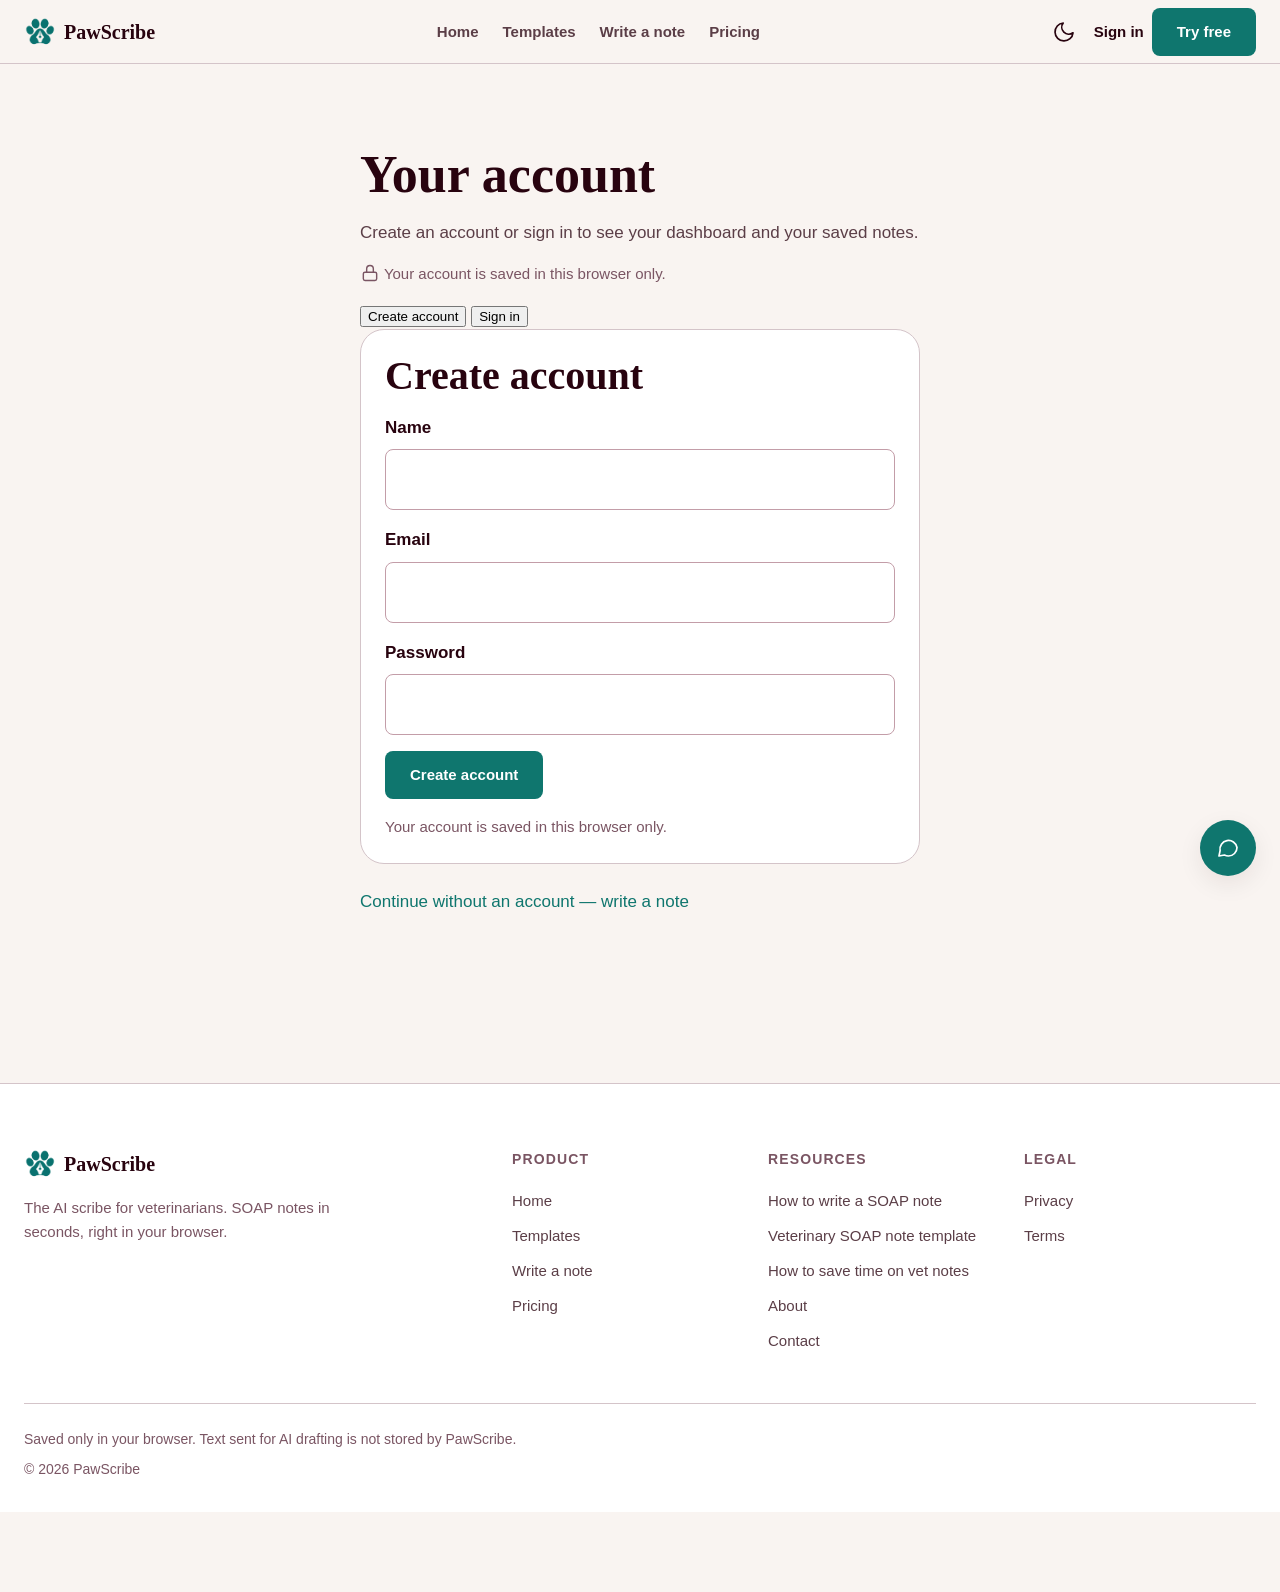
<file: auth.html>
<!DOCTYPE html>
<html lang="en">
<head>
<meta charset="utf-8">
<meta name="viewport" content="width=device-width, initial-scale=1">
<meta name="robots" content="noindex">
<title>Sign in or create an account — PawScribe</title>
<meta name="description" content="Create a PawScribe account or sign in. Your account is saved in this browser only.">
<link rel="canonical" href="https://alvarado509.github.io/pawscribe/auth.html">
<link rel="icon" href="assets/favicon.ico?v=5">
<link rel="stylesheet" href="assets/style.css?v=5">
<style>
:root {
  --color-bg: #F9F4F1;
  --color-ink: #28030F;
  --color-body: #5B3E47;
  --color-muted: #7A5563;
  --color-border: #D4C4C9;
  --color-teal: #0F766E;
  --color-teal-dark: #0B5E57;
  --color-teal-soft: #CCFBF1;
}
html[data-theme="dark"] {
  --color-bg: #211217;
  --color-ink: #FBF9FA;
  --color-body: #E9E2E3;
  --color-muted: #C39DA8;
  --color-border: #4C2934;
}
body { background: var(--color-bg); color: var(--color-body); font-size: 17px; line-height: 1.6; }
h1, h2, h3 { color: var(--color-ink); }
.section { padding: 64px 0; }
@media (min-width: 768px) { .section { padding: 84px 0; } }
.btn { font-size: 15px; }
.auth-wrap { max-width: 560px; margin: 0 auto; }
.auth-card { background: #FFFFFF; border: 1px solid var(--color-border); border-radius: 24px; padding: 24px; }
html[data-theme="dark"] .auth-card { background: #2E151D; }
.form-error { color: #B91C1C; font-weight: 600; margin: 8px 0 0; }
.form-error[hidden] { display: none; }
.auth-note { font-size: 15px; color: var(--color-muted); }
.field { margin-bottom: 16px; }
.field .form-label { display: block; }
@media (max-width: 767px) { .auth-card .btn { width: 100%; } }
</style>
<script src="assets/config.js?v=5" defer></script>
<script src="assets/app.js?v=5" defer></script>
</head>
<body>
<header class="site-header">
  <div class="header-inner">
    <a class="brand" href="index.html">
      <img src="assets/pawscribe-logo.png" alt="PawScribe logo" width="32" height="32">
      PawScribe
    </a>
    <nav class="main-nav" aria-label="Main">
      <a href="index.html">Home</a>
      <a href="templates.html">Templates</a>
      <a href="app.html">Write a note</a>
      <a href="pricing.html">Pricing</a>
    </nav>
    <div class="header-actions">
      <button class="icon-btn" id="theme-toggle" type="button" aria-label="Switch to dark mode">
        <svg class="icon" data-icon-moon aria-hidden="true" viewBox="0 0 24 24" fill="none" stroke="currentColor" stroke-width="1.7" stroke-linecap="round" stroke-linejoin="round"><path d="M21 12.8A9 9 0 1 1 11.2 3 7 7 0 0 0 21 12.8z"/></svg>
        <svg class="icon" data-icon-sun aria-hidden="true" hidden viewBox="0 0 24 24" fill="none" stroke="currentColor" stroke-width="1.7" stroke-linecap="round" stroke-linejoin="round"><circle cx="12" cy="12" r="4"/><path d="M12 2v2M12 20v2M4.9 4.9l1.4 1.4M17.7 17.7l1.4 1.4M2 12h2M20 12h2M4.9 19.1l1.4-1.4M17.7 6.3l1.4-1.4"/></svg>
      </button>
      <span data-auth-logged-out>
        <a class="signin-link" href="auth.html">Sign in</a>
      </span>
      <span class="user-chip" data-auth-logged-in hidden>
        <svg class="icon icon-sm" aria-hidden="true" viewBox="0 0 24 24" fill="none" stroke="currentColor" stroke-width="1.7" stroke-linecap="round" stroke-linejoin="round"><circle cx="12" cy="8" r="4"/><path d="M4 21a8 8 0 0 1 16 0"/></svg>
        <span data-user-first-name></span>
        <a href="dashboard.html">Dashboard</a>
      </span>
      <a class="btn btn-primary header-cta" href="auth.html">Try free</a>
      <button class="icon-btn menu-toggle" id="menu-toggle" type="button" aria-label="Open menu" aria-expanded="false" aria-controls="mobile-nav">
        <svg class="icon" data-icon-menu aria-hidden="true" viewBox="0 0 24 24" fill="none" stroke="currentColor" stroke-width="1.7" stroke-linecap="round" stroke-linejoin="round"><path d="M4 6h16M4 12h16M4 18h16"/></svg>
        <svg class="icon" data-icon-close aria-hidden="true" hidden viewBox="0 0 24 24" fill="none" stroke="currentColor" stroke-width="1.7" stroke-linecap="round" stroke-linejoin="round"><path d="M18 6 6 18M6 6l12 12"/></svg>
      </button>
    </div>
  </div>
  <nav class="mobile-nav" id="mobile-nav" aria-label="Mobile">
    <a href="index.html">Home</a>
    <a href="templates.html">Templates</a>
    <a href="app.html">Write a note</a>
    <a href="pricing.html">Pricing</a>
    <span data-auth-logged-out>
      <a href="auth.html" aria-current="page">Sign in</a>
    </span>
    <span data-auth-logged-in hidden>
      <a href="dashboard.html">Dashboard</a>
    </span>
    <a class="btn btn-primary" href="auth.html">Try free</a>
  </nav>
</header>

<main>
  <div class="container">
    <section class="section">
      <div class="auth-wrap">
        <h1>Your account</h1>
        <p class="section-sub">Create an account or sign in to see your dashboard and your saved notes.</p>
        <p class="auth-note"><svg class="icon" aria-hidden="true" style="width:20px;height:20px;vertical-align:-4px;"><use href="assets/icons.svg?v=5#lock"/></svg> Your account is saved in this browser only.</p>

        <div class="tabs" role="tablist" aria-label="Account panels">
          <button class="tab tab-active" type="button" data-tab="signup" role="tab">Create account</button>
          <button class="tab" type="button" data-tab="signin" role="tab">Sign in</button>
        </div>

        <div class="auth-card" data-panel="signup" aria-label="Create account">
          <h2>Create account</h2>
          <form id="signup-form" novalidate>
            <div class="field">
              <label class="form-label" for="signup-name">Name</label>
              <input class="form-input" type="text" id="signup-name" autocomplete="name" required>
            </div>
            <div class="field">
              <label class="form-label" for="signup-email">Email</label>
              <input class="form-input" type="email" id="signup-email" autocomplete="email" required>
            </div>
            <div class="field">
              <label class="form-label" for="signup-password">Password</label>
              <input class="form-input" type="password" id="signup-password" autocomplete="new-password" required>
            </div>
            <p class="form-error" id="signup-error" role="alert" hidden></p>
            <button class="btn btn-primary" type="submit">Create account</button>
          </form>
          <p class="auth-note" style="margin-top: 16px;">Your account is saved in this browser only.</p>
        </div>

        <div class="auth-card" data-panel="signin" aria-label="Sign in" hidden>
          <h2>Sign in</h2>
          <form id="signin-form" novalidate>
            <div class="field">
              <label class="form-label" for="signin-email">Email</label>
              <input class="form-input" type="email" id="signin-email" autocomplete="email" required>
            </div>
            <div class="field">
              <label class="form-label" for="signin-password">Password</label>
              <input class="form-input" type="password" id="signin-password" autocomplete="current-password" required>
            </div>
            <p class="form-error" id="signin-error" role="alert" hidden></p>
            <button class="btn btn-primary" type="submit">Sign in</button>
          </form>
          <p class="auth-note" style="margin-top: 16px;">Your account is saved in this browser only.</p>
        </div>

        <p style="margin-top: 24px;"><a href="app.html">Continue without an account — write a note</a></p>
      </div>
    </section>
  </div>
</main>

<footer class="site-footer">
  <div class="footer-inner">
    <div class="footer-grid">
      <div class="footer-brand">
        <a class="brand" href="index.html">
          <img src="assets/pawscribe-logo.png" alt="PawScribe logo" width="32" height="32">
          PawScribe
        </a>
        <p class="footer-tagline">The AI scribe for veterinarians. SOAP notes in seconds, right in your browser.</p>
      </div>
      <div class="footer-col">
        <h4>Product</h4>
        <ul>
          <li><a href="index.html">Home</a></li>
          <li><a href="templates.html">Templates</a></li>
          <li><a href="app.html">Write a note</a></li>
          <li><a href="pricing.html">Pricing</a></li>
        </ul>
      </div>
      <div class="footer-col">
        <h4>Resources</h4>
        <ul>
          <li><a href="how-to-write-a-soap-note.html">How to write a SOAP note</a></li>
          <li><a href="veterinary-soap-note-template.html">Veterinary SOAP note template</a></li>
          <li><a href="how-to-save-time-on-vet-notes.html">How to save time on vet notes</a></li>
          <li><a href="about.html">About</a></li>
          <li><a href="contact.html">Contact</a></li>
        </ul>
      </div>
      <div class="footer-col">
        <h4>Legal</h4>
        <ul>
          <li><a href="privacy.html">Privacy</a></li>
          <li><a href="terms.html">Terms</a></li>
        </ul>
      </div>
    </div>
    <div class="footer-bottom">
      <p>Saved only in your browser. Text sent for AI drafting is not stored by PawScribe.</p>
      <p>&copy; 2026 PawScribe</p>
    </div>
  </div>
</footer>

<a class="fab" id="contact-fab" href="contact.html" aria-label="Contact us">
  <svg class="icon" aria-hidden="true" viewBox="0 0 24 24" fill="none" stroke="currentColor" stroke-width="1.7" stroke-linecap="round" stroke-linejoin="round"><path d="M21 11.5a8.5 8.5 0 0 1-8.5 8.5c-1.5 0-2.9-.4-4.1-1L3 20l1.1-5.4A8.5 8.5 0 1 1 21 11.5z"/></svg>
</a>

<div class="toast" id="toast" role="status"></div>
<div class="toast" hidden></div>

<script>
/* Auth logic: signup + sign-in on one page. Passwords are hashed with
   SHA-256 via crypto.subtle and only the hash is stored, in localStorage
   under pawscribe_user_v1: {name, email, passHash}. The session flag
   pawscribe_session_v1 holds the signed-in email. Sign-out clears it.
   After signup or sign-in the user goes to dashboard.html. */
document.addEventListener("DOMContentLoaded", function () {
  var USER_KEY = "pawscribe_user_v1";
  var SESSION_KEY = "pawscribe_session_v1";

  /* Already signed in? Leave the landing and go straight to the dashboard. */
  try {
    var existingSession = localStorage.getItem(SESSION_KEY);
    var existingUser = loadUser();
    if (existingSession && existingUser && existingUser.email === existingSession) {
      window.location.replace("dashboard.html");
      return;
    }
  } catch (e) { /* storage unavailable: stay on the auth page */ }

  /* Tabs */
  var tabs = document.querySelectorAll(".tab");
  var panels = document.querySelectorAll("[data-panel]");
  function showPanel(name) {
    tabs.forEach(function (t) { t.classList.toggle("tab-active", t.getAttribute("data-tab") === name); });
    panels.forEach(function (p) { p.hidden = p.getAttribute("data-panel") !== name; });
  }
  tabs.forEach(function (t) {
    t.addEventListener("click", function () { showPanel(t.getAttribute("data-tab")); });
  });

  function showError(id, msg) {
    var el = document.getElementById(id);
    if (!el) return;
    el.textContent = msg;
    el.hidden = !msg;
  }

  async function sha256Hex(text) {
    if (!window.crypto || !window.crypto.subtle) {
      throw new Error("Secure hashing is not available in this browser.");
    }
    var data = new TextEncoder().encode(text);
    var digest = await window.crypto.subtle.digest("SHA-256", data);
    return Array.from(new Uint8Array(digest)).map(function (b) {
      return b.toString(16).padStart(2, "0");
    }).join("");
  }

  function loadUser() {
    try {
      var raw = localStorage.getItem(USER_KEY);
      return raw ? JSON.parse(raw) : null;
    } catch (e) { return null; }
  }
  function saveUser(user) {
    localStorage.setItem(USER_KEY, JSON.stringify(user));
  }
  function startSession(email) {
    localStorage.setItem(SESSION_KEY, email);
    window.location.replace("dashboard.html");
  }

  document.getElementById("signup-form").addEventListener("submit", async function (e) {
    e.preventDefault();
    showError("signup-error", "");
    var name = document.getElementById("signup-name").value.trim();
    var email = document.getElementById("signup-email").value.trim().toLowerCase();
    var password = document.getElementById("signup-password").value;
    if (!name || !email || !password) {
      showError("signup-error", "Fill in your name, email and password.");
      return;
    }
    if (password.length < 8) {
      showError("signup-error", "Choose a password of at least 8 characters.");
      return;
    }
    var existing = loadUser();
    if (existing && existing.email === email) {
      showError("signup-error", "An account with this email already exists in this browser — sign in instead.");
      showPanel("signin");
      return;
    }
    var passHash;
    try {
      passHash = await sha256Hex(password);
    } catch (err) {
      showError("signup-error", "Secure hashing is not available in this browser — try a modern browser.");
      return;
    }
    saveUser({ name: name, email: email, passHash: passHash });
    startSession(email);
  });

  document.getElementById("signin-form").addEventListener("submit", async function (e) {
    e.preventDefault();
    showError("signin-error", "");
    var email = document.getElementById("signin-email").value.trim().toLowerCase();
    var password = document.getElementById("signin-password").value;
    if (!email || !password) {
      showError("signin-error", "Enter your email and password.");
      return;
    }
    var user = loadUser();
    if (!user || user.email !== email) {
      showError("signin-error", "No account with this email in this browser — create an account first.");
      return;
    }
    var passHash;
    try {
      passHash = await sha256Hex(password);
    } catch (err) {
      showError("signin-error", "Secure hashing is not available in this browser — try a modern browser.");
      return;
    }
    if (passHash !== user.passHash) {
      showError("signin-error", "Wrong password — try again.");
      return;
    }
    startSession(email);
  });
});
</script>
</body>
</html>
</file>
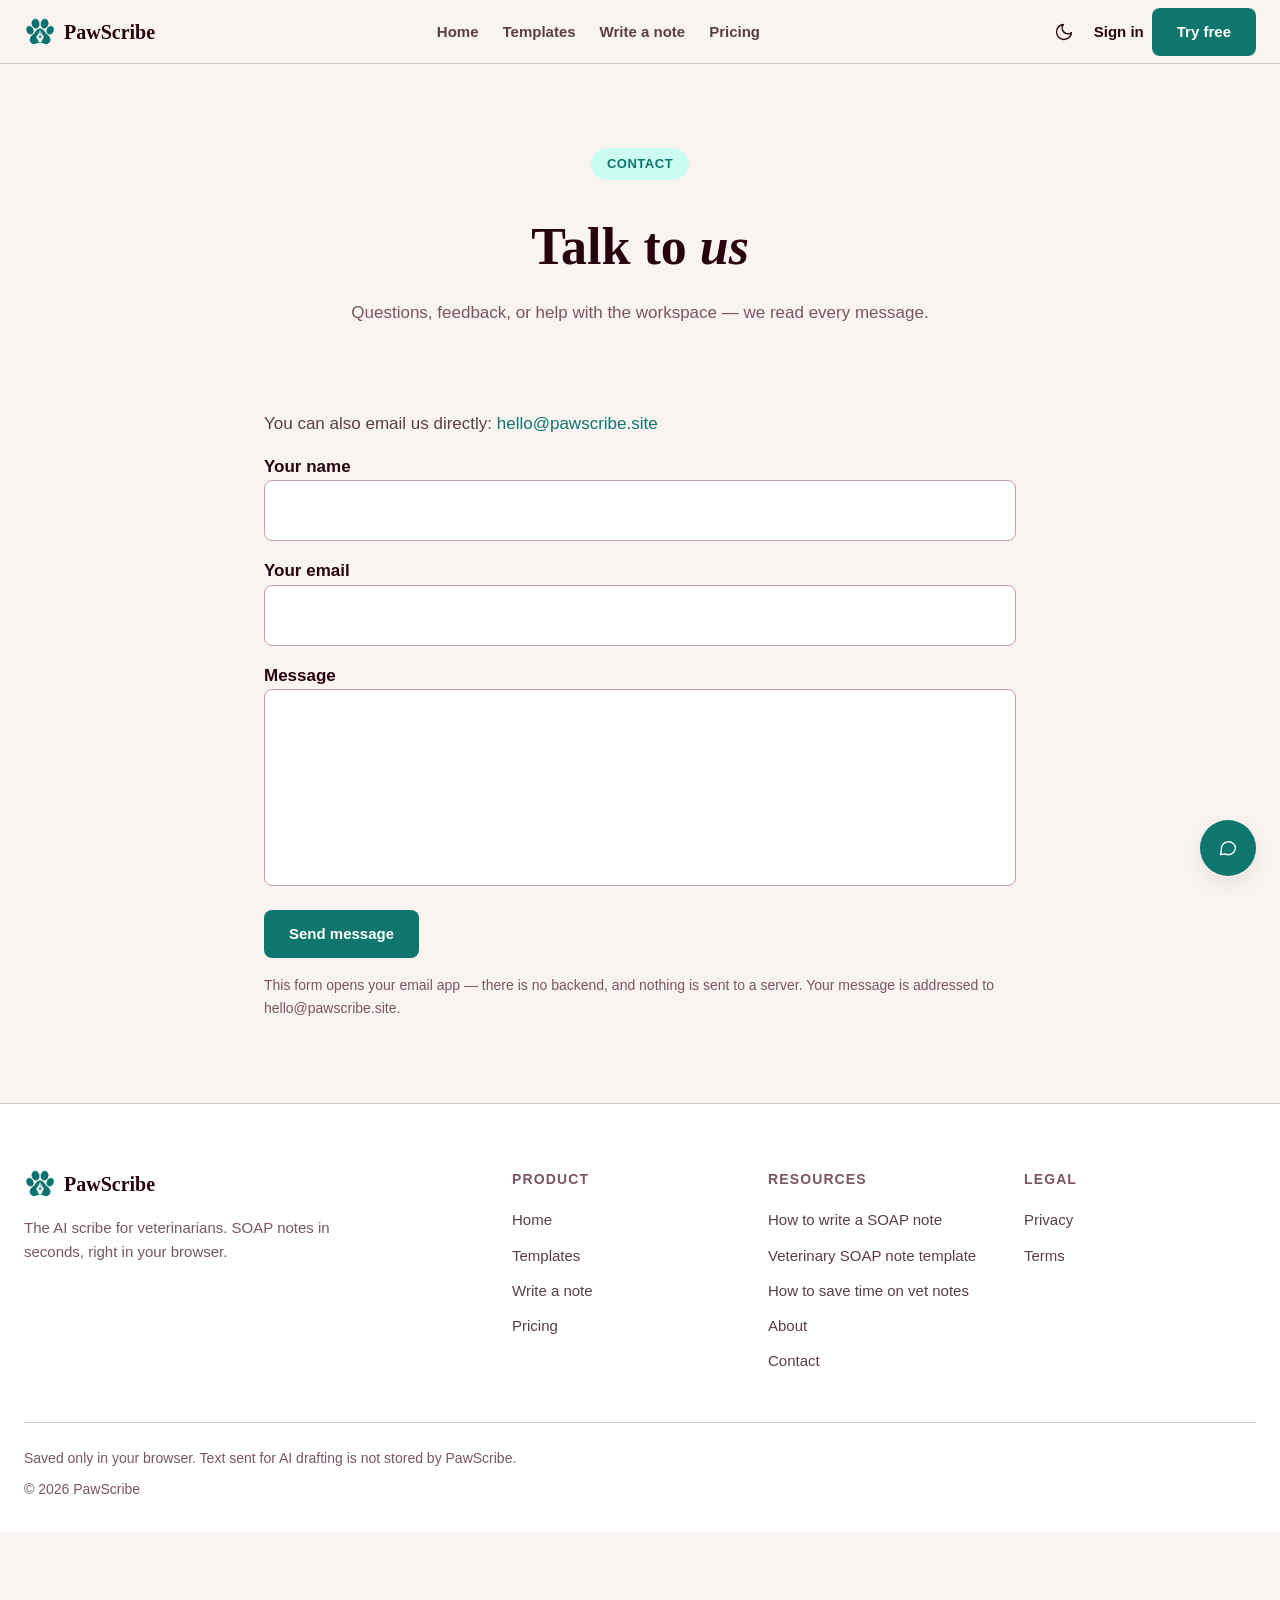
<file: contact.html>
<!DOCTYPE html>
<html lang="en">
<head>
<meta charset="utf-8">
<meta name="viewport" content="width=device-width, initial-scale=1">
<title>Contact PawScribe</title>
<meta name="description" content="Contact PawScribe — questions, feedback, or help with the workspace. Email hello@pawscribe.site.">
<link rel="canonical" href="https://alvarado509.github.io/pawscribe/contact.html">
<meta property="og:type" content="website">
<meta property="og:title" content="Contact PawScribe">
<meta property="og:description" content="Questions, feedback, or help with the workspace.">
<meta property="og:url" content="https://alvarado509.github.io/pawscribe/contact.html">
<meta name="twitter:card" content="summary">
<meta name="twitter:title" content="Contact PawScribe">
<meta name="twitter:description" content="Questions, feedback, or help with the workspace.">
<link rel="icon" href="assets/favicon.ico?v=5">
<link rel="stylesheet" href="assets/style.css?v=5">
<link rel="stylesheet" href="assets/marketing.css?v=5">
<script defer src="assets/app.js?v=5"></script>
</head>
<body>
<header class="site-header">
  <div class="header-inner">
    <a class="brand" href="index.html">
      <img src="assets/pawscribe-logo.png" alt="PawScribe logo" width="32" height="32">
      PawScribe
    </a>
    <nav class="main-nav" aria-label="Main">
      <a href="index.html">Home</a>
      <a href="templates.html">Templates</a>
      <a href="app.html">Write a note</a>
      <a href="pricing.html">Pricing</a>
    </nav>
    <div class="header-actions">
      <button class="icon-btn" id="theme-toggle" type="button" aria-label="Switch to dark mode">
        <svg class="icon" data-icon-moon aria-hidden="true" viewBox="0 0 24 24" fill="none" stroke="currentColor" stroke-width="1.7" stroke-linecap="round" stroke-linejoin="round"><path d="M21 12.8A9 9 0 1 1 11.2 3 7 7 0 0 0 21 12.8z"/></svg>
        <svg class="icon" data-icon-sun aria-hidden="true" hidden viewBox="0 0 24 24" fill="none" stroke="currentColor" stroke-width="1.7" stroke-linecap="round" stroke-linejoin="round"><circle cx="12" cy="12" r="4"/><path d="M12 2v2M12 20v2M4.9 4.9l1.4 1.4M17.7 17.7l1.4 1.4M2 12h2M20 12h2M4.9 19.1l1.4-1.4M17.7 6.3l1.4-1.4"/></svg>
      </button>
      <span data-auth-logged-out>
        <a class="signin-link" href="auth.html">Sign in</a>
      </span>
      <span class="user-chip" data-auth-logged-in hidden>
        <svg class="icon icon-sm" aria-hidden="true" viewBox="0 0 24 24" fill="none" stroke="currentColor" stroke-width="1.7" stroke-linecap="round" stroke-linejoin="round"><circle cx="12" cy="8" r="4"/><path d="M4 21a8 8 0 0 1 16 0"/></svg>
        <span data-user-first-name></span>
        <a href="dashboard.html">Dashboard</a>
      </span>
      <a class="btn btn-primary header-cta" href="auth.html">Try free</a>
      <button class="icon-btn menu-toggle" id="menu-toggle" type="button" aria-label="Open menu" aria-expanded="false" aria-controls="mobile-nav">
        <svg class="icon" data-icon-menu aria-hidden="true" viewBox="0 0 24 24" fill="none" stroke="currentColor" stroke-width="1.7" stroke-linecap="round" stroke-linejoin="round"><path d="M4 6h16M4 12h16M4 18h16"/></svg>
        <svg class="icon" data-icon-close aria-hidden="true" hidden viewBox="0 0 24 24" fill="none" stroke="currentColor" stroke-width="1.7" stroke-linecap="round" stroke-linejoin="round"><path d="M18 6 6 18M6 6l12 12"/></svg>
      </button>
    </div>
  </div>
  <nav class="mobile-nav" id="mobile-nav" aria-label="Mobile">
    <a href="index.html">Home</a>
    <a href="templates.html">Templates</a>
    <a href="app.html">Write a note</a>
    <a href="pricing.html">Pricing</a>
    <span data-auth-logged-out>
      <a href="auth.html">Sign in</a>
    </span>
    <span data-auth-logged-in hidden>
      <a href="dashboard.html">Dashboard</a>
    </span>
    <a class="btn btn-primary" href="auth.html">Try free</a>
  </nav>
</header>

<main>
  <section class="hero page-hero">
    <div class="container">
      <p><span class="eyebrow">Contact</span></p>
      <h1 class="hero-title">Talk to <em>us</em></h1>
      <p class="hero-sub">Questions, feedback, or help with the workspace — we read every message.</p>
    </div>
  </section>

  <section class="section">
    <div class="container prose">
      <p>You can also email us directly: <a href="mailto:hello@pawscribe.site">hello@pawscribe.site</a></p>

      <form id="contact-form">
        <p>
          <label class="form-label" for="contact-name">Your name</label>
          <input class="form-input" type="text" id="contact-name" name="name" autocomplete="name" required>
        </p>
        <p>
          <label class="form-label" for="contact-email">Your email</label>
          <input class="form-input" type="email" id="contact-email" name="email" autocomplete="email" required>
        </p>
        <p>
          <label class="form-label" for="contact-message">Message</label>
          <textarea class="form-input" id="contact-message" name="message" rows="6" required></textarea>
        </p>
        <p><button class="btn btn-primary" type="submit">Send message</button></p>
        <p class="demo-note">This form opens your email app — there is no backend, and nothing is sent to a server. Your message is addressed to hello@pawscribe.site.</p>
      </form>

      <div class="card" id="contact-success" hidden>
        <h2 style="font-size:24px">Your email app should be open</h2>
        <p>Your message is ready to send from your own email app. If nothing opened, email us directly at <a href="mailto:hello@pawscribe.site">hello@pawscribe.site</a>.</p>
      </div>
    </div>
  </section>
</main>

<footer class="site-footer">
  <div class="footer-inner">
    <div class="footer-grid">
      <div class="footer-brand">
        <a class="brand" href="index.html">
          <img src="assets/pawscribe-logo.png" alt="PawScribe logo" width="32" height="32">
          PawScribe
        </a>
        <p class="footer-tagline">The AI scribe for veterinarians. SOAP notes in seconds, right in your browser.</p>
      </div>
      <div class="footer-col">
        <h4>Product</h4>
        <ul>
          <li><a href="index.html">Home</a></li>
          <li><a href="templates.html">Templates</a></li>
          <li><a href="app.html">Write a note</a></li>
          <li><a href="pricing.html">Pricing</a></li>
        </ul>
      </div>
      <div class="footer-col">
        <h4>Resources</h4>
        <ul>
          <li><a href="how-to-write-a-soap-note.html">How to write a SOAP note</a></li>
          <li><a href="veterinary-soap-note-template.html">Veterinary SOAP note template</a></li>
          <li><a href="how-to-save-time-on-vet-notes.html">How to save time on vet notes</a></li>
          <li><a href="about.html">About</a></li>
          <li><a href="contact.html" aria-current="page">Contact</a></li>
        </ul>
      </div>
      <div class="footer-col">
        <h4>Legal</h4>
        <ul>
          <li><a href="privacy.html">Privacy</a></li>
          <li><a href="terms.html">Terms</a></li>
        </ul>
      </div>
    </div>
    <div class="footer-bottom">
      <p>Saved only in your browser. Text sent for AI drafting is not stored by PawScribe.</p>
      <p>&copy; 2026 PawScribe</p>
    </div>
  </div>
</footer>

<a class="fab" id="contact-fab" href="contact.html" aria-label="Contact us">
  <svg class="icon" aria-hidden="true" viewBox="0 0 24 24" fill="none" stroke="currentColor" stroke-width="1.7" stroke-linecap="round" stroke-linejoin="round"><path d="M21 11.5a8.5 8.5 0 0 1-8.5 8.5c-1.5 0-2.9-.4-4.1-1L3 20l1.1-5.4A8.5 8.5 0 1 1 21 11.5z"/></svg>
</a>

<div class="toast" id="toast" role="status"></div>
<script>
document.addEventListener("DOMContentLoaded", function () {
  var form = document.getElementById("contact-form");
  if (!form) return;
  form.addEventListener("submit", function (ev) {
    ev.preventDefault();
    var name = document.getElementById("contact-name").value.trim();
    var email = document.getElementById("contact-email").value.trim();
    var message = document.getElementById("contact-message").value.trim();
    var subject = encodeURIComponent("PawScribe contact — " + name);
    var body = encodeURIComponent(message + "\n\n— " + name + " (" + email + ")");
    window.location.href = "mailto:hello@pawscribe.site?subject=" + subject + "&body=" + body;
    var ok = document.getElementById("contact-success");
    if (ok) ok.hidden = false;
    form.hidden = true;
  });
});
</script>
</body>
</html>
</file>
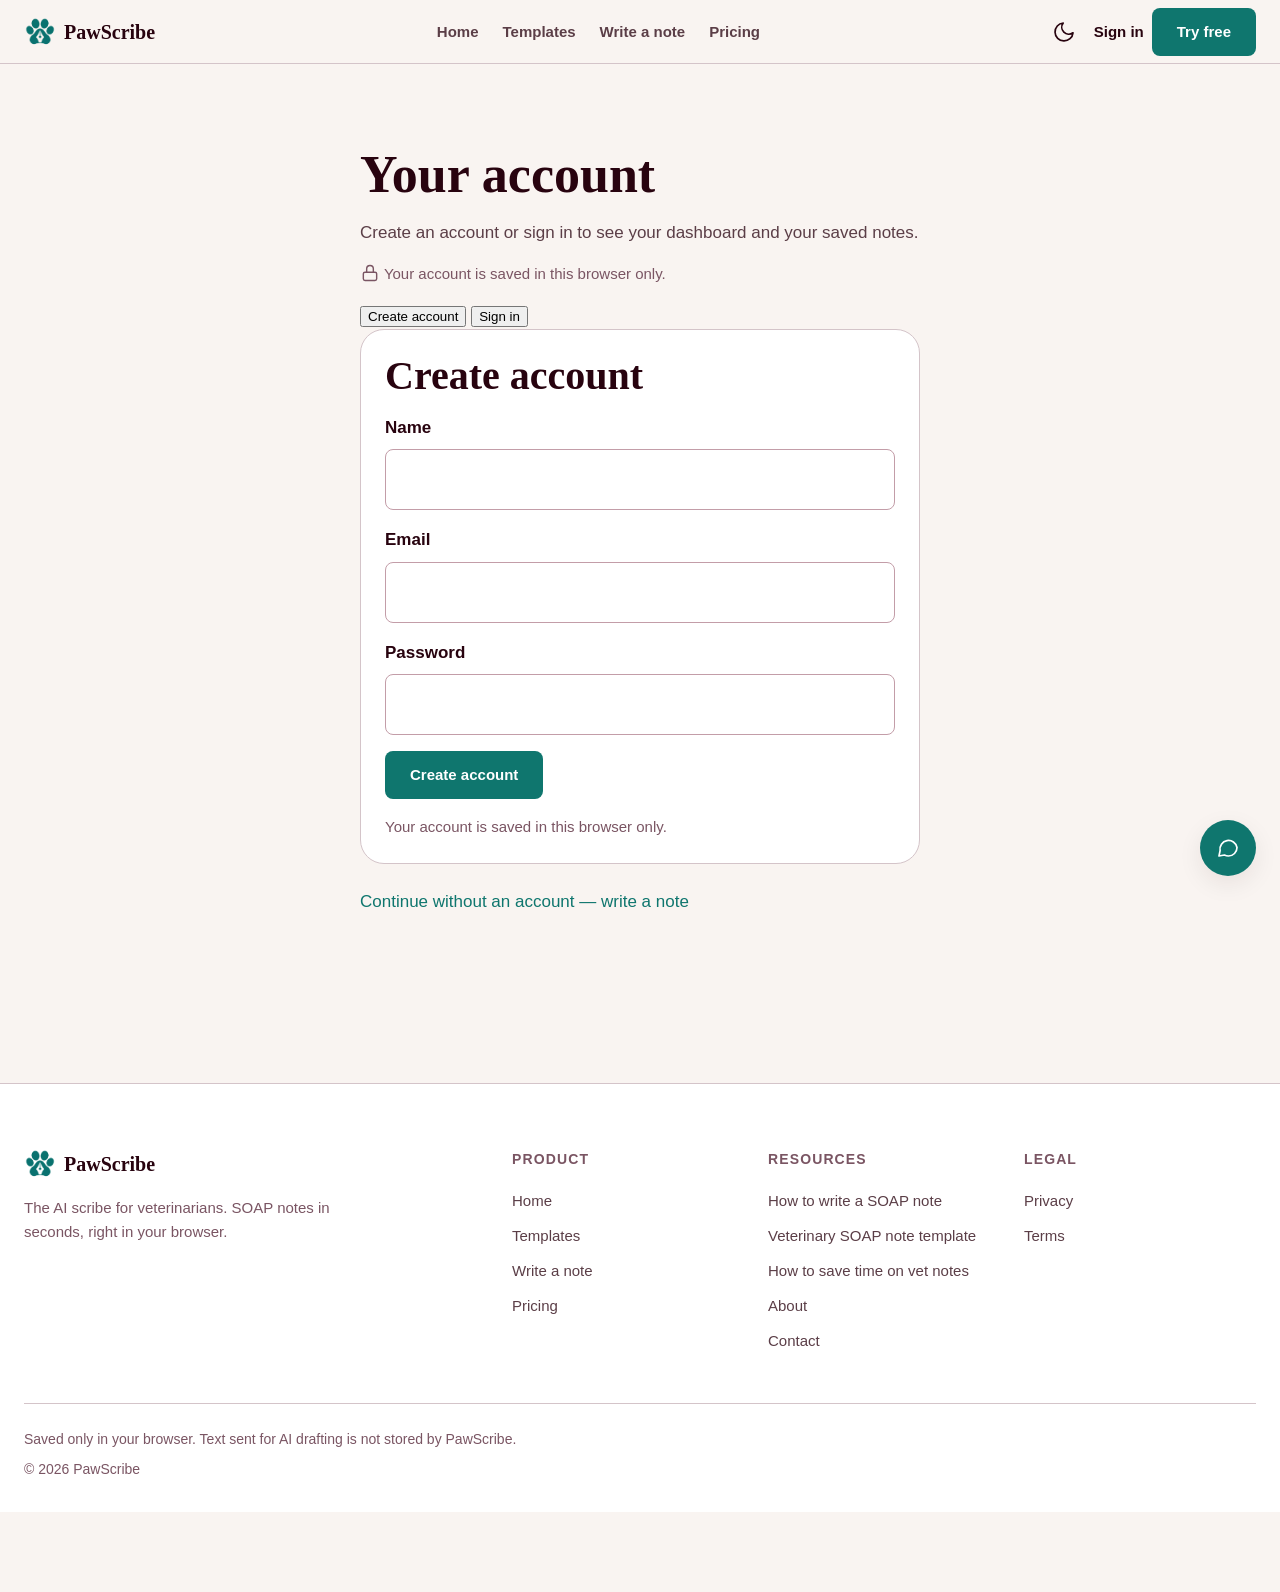
<file: dashboard.html>
<!DOCTYPE html>
<html lang="en">
<head>
<meta charset="utf-8">
<meta name="viewport" content="width=device-width, initial-scale=1">
<meta name="robots" content="noindex">
<title>Dashboard — PawScribe</title>
<meta name="description" content="Your PawScribe dashboard: your plan, AI notes used this month, and your recent notes.">
<link rel="canonical" href="https://alvarado509.github.io/pawscribe/dashboard.html">
<link rel="icon" href="assets/favicon.ico?v=5">
<link rel="stylesheet" href="assets/style.css?v=5">
<style>
:root {
  --color-bg: #F9F4F1;
  --color-ink: #28030F;
  --color-body: #5B3E47;
  --color-muted: #7A5563;
  --color-border: #D4C4C9;
  --color-teal: #0F766E;
  --color-teal-dark: #0B5E57;
  --color-teal-soft: #CCFBF1;
}
html[data-theme="dark"] {
  --color-bg: #211217;
  --color-ink: #FBF9FA;
  --color-body: #E9E2E3;
  --color-muted: #C39DA8;
  --color-border: #4C2934;
}
body { background: var(--color-bg); color: var(--color-body); font-size: 17px; line-height: 1.6; }
h1, h2, h3 { color: var(--color-ink); }
.section { padding: 64px 0; }
@media (min-width: 768px) { .section { padding: 84px 0; } }
.btn { font-size: 15px; }
@media (max-width: 767px) { .card .btn, .actions-row .btn { width: 100%; } }
.icon { width: 20px; height: 20px; flex-shrink: 0; vertical-align: -4px; }
.progress { height: 8px; background: var(--color-border); border-radius: 999px; overflow: hidden; margin: 16px 0 8px; }
.progress-fill { height: 100%; background: var(--color-teal); border-radius: 999px; width: 0; }
.plan-name { font-size: 19px; font-weight: 700; color: var(--color-ink); text-transform: capitalize; }
.quota-line { font-size: 15px; color: var(--color-muted); margin: 0; }
.actions-row { display: flex; flex-wrap: wrap; gap: 8px; }
.dash-grid { display: grid; grid-template-columns: 1fr; gap: 16px; }
@media (min-width: 768px) { .dash-grid { grid-template-columns: repeat(2, 1fr); gap: 24px; } }
.kv { margin: 0 0 8px; }
.kv strong { color: var(--color-ink); }
</style>
<script src="assets/config.js?v=5" defer></script>
<script src="assets/app.js?v=5" defer></script>
</head>
<body>
<header class="site-header">
  <div class="header-inner">
    <a class="brand" href="index.html">
      <img src="assets/pawscribe-logo.png" alt="PawScribe logo" width="32" height="32">
      PawScribe
    </a>
    <nav class="main-nav" aria-label="Main">
      <a href="index.html">Home</a>
      <a href="templates.html">Templates</a>
      <a href="app.html">Write a note</a>
      <a href="pricing.html">Pricing</a>
    </nav>
    <div class="header-actions">
      <button class="icon-btn" id="theme-toggle" type="button" aria-label="Switch to dark mode">
        <svg class="icon" data-icon-moon aria-hidden="true" viewBox="0 0 24 24" fill="none" stroke="currentColor" stroke-width="1.7" stroke-linecap="round" stroke-linejoin="round"><path d="M21 12.8A9 9 0 1 1 11.2 3 7 7 0 0 0 21 12.8z"/></svg>
        <svg class="icon" data-icon-sun aria-hidden="true" hidden viewBox="0 0 24 24" fill="none" stroke="currentColor" stroke-width="1.7" stroke-linecap="round" stroke-linejoin="round"><circle cx="12" cy="12" r="4"/><path d="M12 2v2M12 20v2M4.9 4.9l1.4 1.4M17.7 17.7l1.4 1.4M2 12h2M20 12h2M4.9 19.1l1.4-1.4M17.7 6.3l1.4-1.4"/></svg>
      </button>
      <span data-auth-logged-out>
        <a class="signin-link" href="auth.html">Sign in</a>
      </span>
      <span class="user-chip" data-auth-logged-in hidden>
        <svg class="icon icon-sm" aria-hidden="true" viewBox="0 0 24 24" fill="none" stroke="currentColor" stroke-width="1.7" stroke-linecap="round" stroke-linejoin="round"><circle cx="12" cy="8" r="4"/><path d="M4 21a8 8 0 0 1 16 0"/></svg>
        <span data-user-first-name></span>
        <a href="dashboard.html" aria-current="page">Dashboard</a>
      </span>
      <a class="btn btn-primary header-cta" href="auth.html">Try free</a>
      <button class="icon-btn menu-toggle" id="menu-toggle" type="button" aria-label="Open menu" aria-expanded="false" aria-controls="mobile-nav">
        <svg class="icon" data-icon-menu aria-hidden="true" viewBox="0 0 24 24" fill="none" stroke="currentColor" stroke-width="1.7" stroke-linecap="round" stroke-linejoin="round"><path d="M4 6h16M4 12h16M4 18h16"/></svg>
        <svg class="icon" data-icon-close aria-hidden="true" hidden viewBox="0 0 24 24" fill="none" stroke="currentColor" stroke-width="1.7" stroke-linecap="round" stroke-linejoin="round"><path d="M18 6 6 18M6 6l12 12"/></svg>
      </button>
    </div>
  </div>
  <nav class="mobile-nav" id="mobile-nav" aria-label="Mobile">
    <a href="index.html">Home</a>
    <a href="templates.html">Templates</a>
    <a href="app.html">Write a note</a>
    <a href="pricing.html">Pricing</a>
    <span data-auth-logged-out>
      <a href="auth.html">Sign in</a>
    </span>
    <span data-auth-logged-in hidden>
      <a href="dashboard.html" aria-current="page">Dashboard</a>
    </span>
    <a class="btn btn-primary" href="auth.html">Try free</a>
  </nav>
</header>

<main>
  <div class="container">
    <section class="section">
      <h1 id="greeting">Welcome back</h1>
      <p class="section-sub">Your plan, your notes, and your next draft — all in one place.</p>

      <div class="dash-grid">
        <article class="card" aria-label="Your plan">
          <h2>Your plan</h2>
          <p class="plan-name" id="plan-name">Free</p>
          <div class="progress" role="progressbar" aria-label="AI notes used this month" aria-valuemin="0" aria-valuemax="5" aria-valuenow="0" id="quota-bar">
            <div class="progress-fill" id="quota-fill"></div>
          </div>
          <p class="quota-line" id="quota-line">AI notes used this month: 0 / 5</p>
          <p style="margin-top: 24px;"><a class="btn btn-primary" href="pricing.html">Upgrade</a></p>
        </article>

        <article class="card" aria-label="Quick actions">
          <h2>Quick actions</h2>
          <div class="actions-row">
            <a class="btn btn-primary" href="app.html">Write a note <svg class="icon" aria-hidden="true"><use href="assets/icons.svg?v=5#arrow-right"/></svg></a>
            <a class="btn btn-ghost" href="templates.html">Browse templates</a>
            <a class="btn btn-ghost" href="pricing.html">Upgrade</a>
          </div>
        </article>
      </div>

      <div class="dash-grid" style="margin-top: 16px;">
        <article class="card" aria-label="Recent notes">
          <h2>Recent notes</h2>
          <div class="note-history" id="recent-notes"></div>
          <p class="empty-state" id="recent-empty">No saved notes yet.</p>
          <p style="margin-top: 16px;"><a class="btn btn-ghost" href="app.html">Write your first note</a></p>
        </article>

        <article class="card" aria-label="Account">
          <h2>Account</h2>
          <p class="kv"><strong>Name:</strong> <span id="account-name">—</span></p>
          <p class="kv"><strong>Email:</strong> <span id="account-email">—</span></p>
          <p class="kv"><strong>Plan:</strong> <span id="account-plan">Free</span></p>
          <p class="kv">Your account is saved in this browser only.</p>
          <p style="margin-top: 24px;"><button class="btn btn-ghost" type="button" id="signout-btn">Sign out</button></p>
        </article>
      </div>
    </section>
  </div>
</main>

<footer class="site-footer">
  <div class="footer-inner">
    <div class="footer-grid">
      <div class="footer-brand">
        <a class="brand" href="index.html">
          <img src="assets/pawscribe-logo.png" alt="PawScribe logo" width="32" height="32">
          PawScribe
        </a>
        <p class="footer-tagline">The AI scribe for veterinarians. SOAP notes in seconds, right in your browser.</p>
      </div>
      <div class="footer-col">
        <h4>Product</h4>
        <ul>
          <li><a href="index.html">Home</a></li>
          <li><a href="templates.html">Templates</a></li>
          <li><a href="app.html">Write a note</a></li>
          <li><a href="pricing.html">Pricing</a></li>
        </ul>
      </div>
      <div class="footer-col">
        <h4>Resources</h4>
        <ul>
          <li><a href="how-to-write-a-soap-note.html">How to write a SOAP note</a></li>
          <li><a href="veterinary-soap-note-template.html">Veterinary SOAP note template</a></li>
          <li><a href="how-to-save-time-on-vet-notes.html">How to save time on vet notes</a></li>
          <li><a href="about.html">About</a></li>
          <li><a href="contact.html">Contact</a></li>
        </ul>
      </div>
      <div class="footer-col">
        <h4>Legal</h4>
        <ul>
          <li><a href="privacy.html">Privacy</a></li>
          <li><a href="terms.html">Terms</a></li>
        </ul>
      </div>
    </div>
    <div class="footer-bottom">
      <p>Saved only in your browser. Text sent for AI drafting is not stored by PawScribe.</p>
      <p>&copy; 2026 PawScribe</p>
    </div>
  </div>
</footer>

<a class="fab" id="contact-fab" href="contact.html" aria-label="Contact us">
  <svg class="icon" aria-hidden="true" viewBox="0 0 24 24" fill="none" stroke="currentColor" stroke-width="1.7" stroke-linecap="round" stroke-linejoin="round"><path d="M21 11.5a8.5 8.5 0 0 1-8.5 8.5c-1.5 0-2.9-.4-4.1-1L3 20l1.1-5.4A8.5 8.5 0 1 1 21 11.5z"/></svg>
</a>

<div class="toast" id="toast" role="status"></div>
<div class="toast" hidden></div>

<script>
/* Dashboard logic: greeting, plan card with quota progress, recent notes
   from localStorage, account section, sign-out. Redirects to auth.html
   when no session flag is set. */
document.addEventListener("DOMContentLoaded", function () {
  var USER_KEY = "pawscribe_user_v1";
  var SESSION_KEY = "pawscribe_session_v1";
  var NOTES_KEY = "pawscribe_notes_v1";

  var sessionEmail = null;
  var user = null;
  try {
    sessionEmail = localStorage.getItem(SESSION_KEY);
    user = JSON.parse(localStorage.getItem(USER_KEY) || "null");
  } catch (e) { /* storage unavailable */ }
  if (!sessionEmail || !user || user.email !== sessionEmail) {
    window.location.replace("auth.html");
    return;
  }

  var firstName = (user.name || "").trim().split(/\s+/)[0] || "there";
  document.getElementById("greeting").textContent = "Welcome back, " + firstName;

  var plan = window.PawScribe ? window.PawScribe.getPlan() : "free";
  var planLabel = plan === "clinic" ? "Clinic" : plan === "pro" ? "Pro" : "Free";
  document.getElementById("plan-name").textContent = planLabel;
  document.getElementById("account-plan").textContent = planLabel;
  document.getElementById("account-name").textContent = user.name || "—";
  document.getElementById("account-email").textContent = user.email || "—";

  var q = window.PawScribe ? window.PawScribe.getQuota() : { used: 0 };
  var limit = window.PawScribe ? window.PawScribe.quotaLimit() : 5;
  document.getElementById("quota-line").textContent = "AI notes used this month: " + q.used + " / " + limit;
  var pct = limit > 0 ? Math.min(100, Math.round((q.used / limit) * 100)) : 0;
  document.getElementById("quota-fill").style.width = pct + "%";
  var bar = document.getElementById("quota-bar");
  bar.setAttribute("aria-valuemax", String(limit));
  bar.setAttribute("aria-valuenow", String(q.used));

  var notes = [];
  try {
    var raw = localStorage.getItem(NOTES_KEY);
    notes = raw ? JSON.parse(raw) : [];
    if (!Array.isArray(notes)) notes = [];
  } catch (e) { notes = []; }
  var list = document.getElementById("recent-notes");
  document.getElementById("recent-empty").hidden = notes.length > 0;
  notes.slice().reverse().slice(0, 5).forEach(function (note) {
    var item = document.createElement("div");
    item.className = "history-item";
    var title = document.createElement("p");
    var date = note.savedAt ? new Date(note.savedAt).toLocaleString() : "Undated";
    title.textContent = date + " — " + ((note.soap && note.soap.S) || "").slice(0, 80);
    var link = document.createElement("a");
    link.className = "btn btn-ghost";
    link.href = "app.html";
    link.textContent = "Open in workspace";
    item.appendChild(title);
    item.appendChild(link);
    list.appendChild(item);
  });

  document.getElementById("signout-btn").addEventListener("click", function () {
    try { localStorage.removeItem(SESSION_KEY); } catch (e) { /* storage unavailable */ }
    window.location.replace("auth.html");
  });
});
</script>
</body>
</html>
</file>
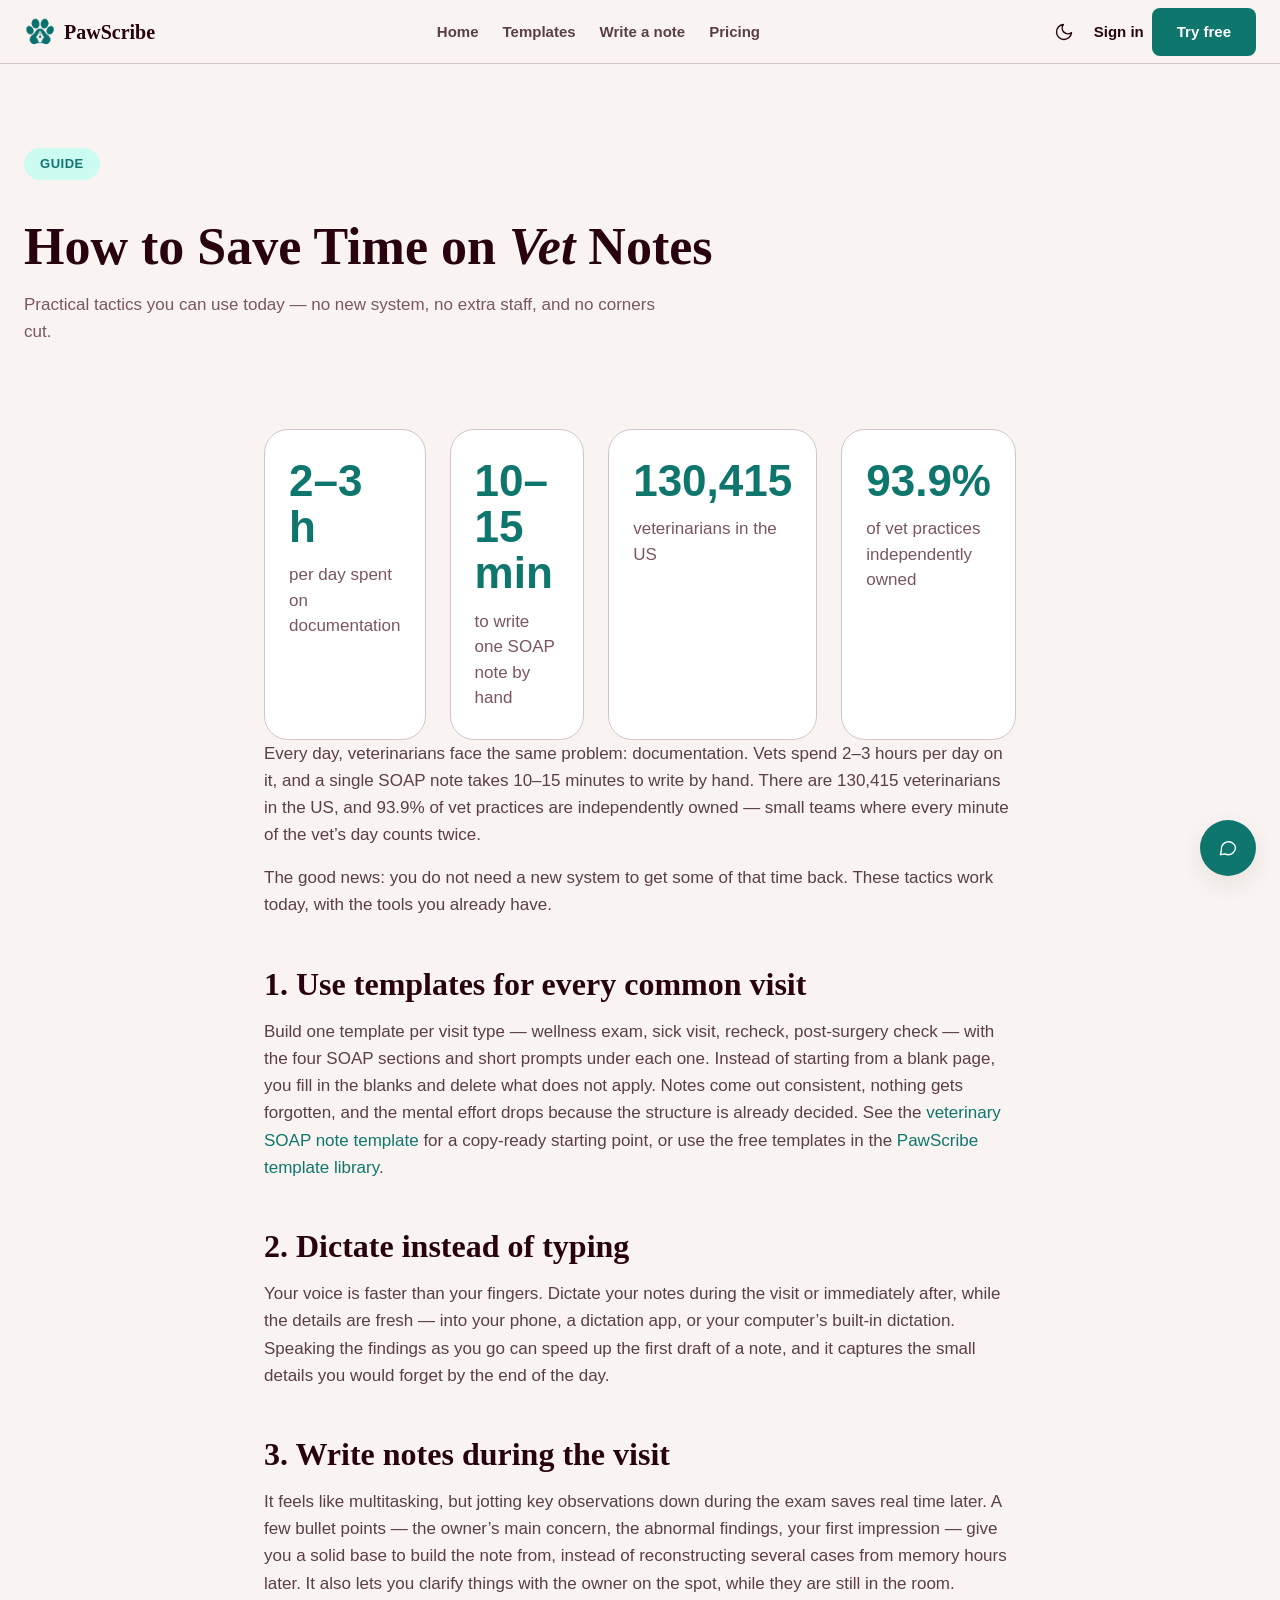
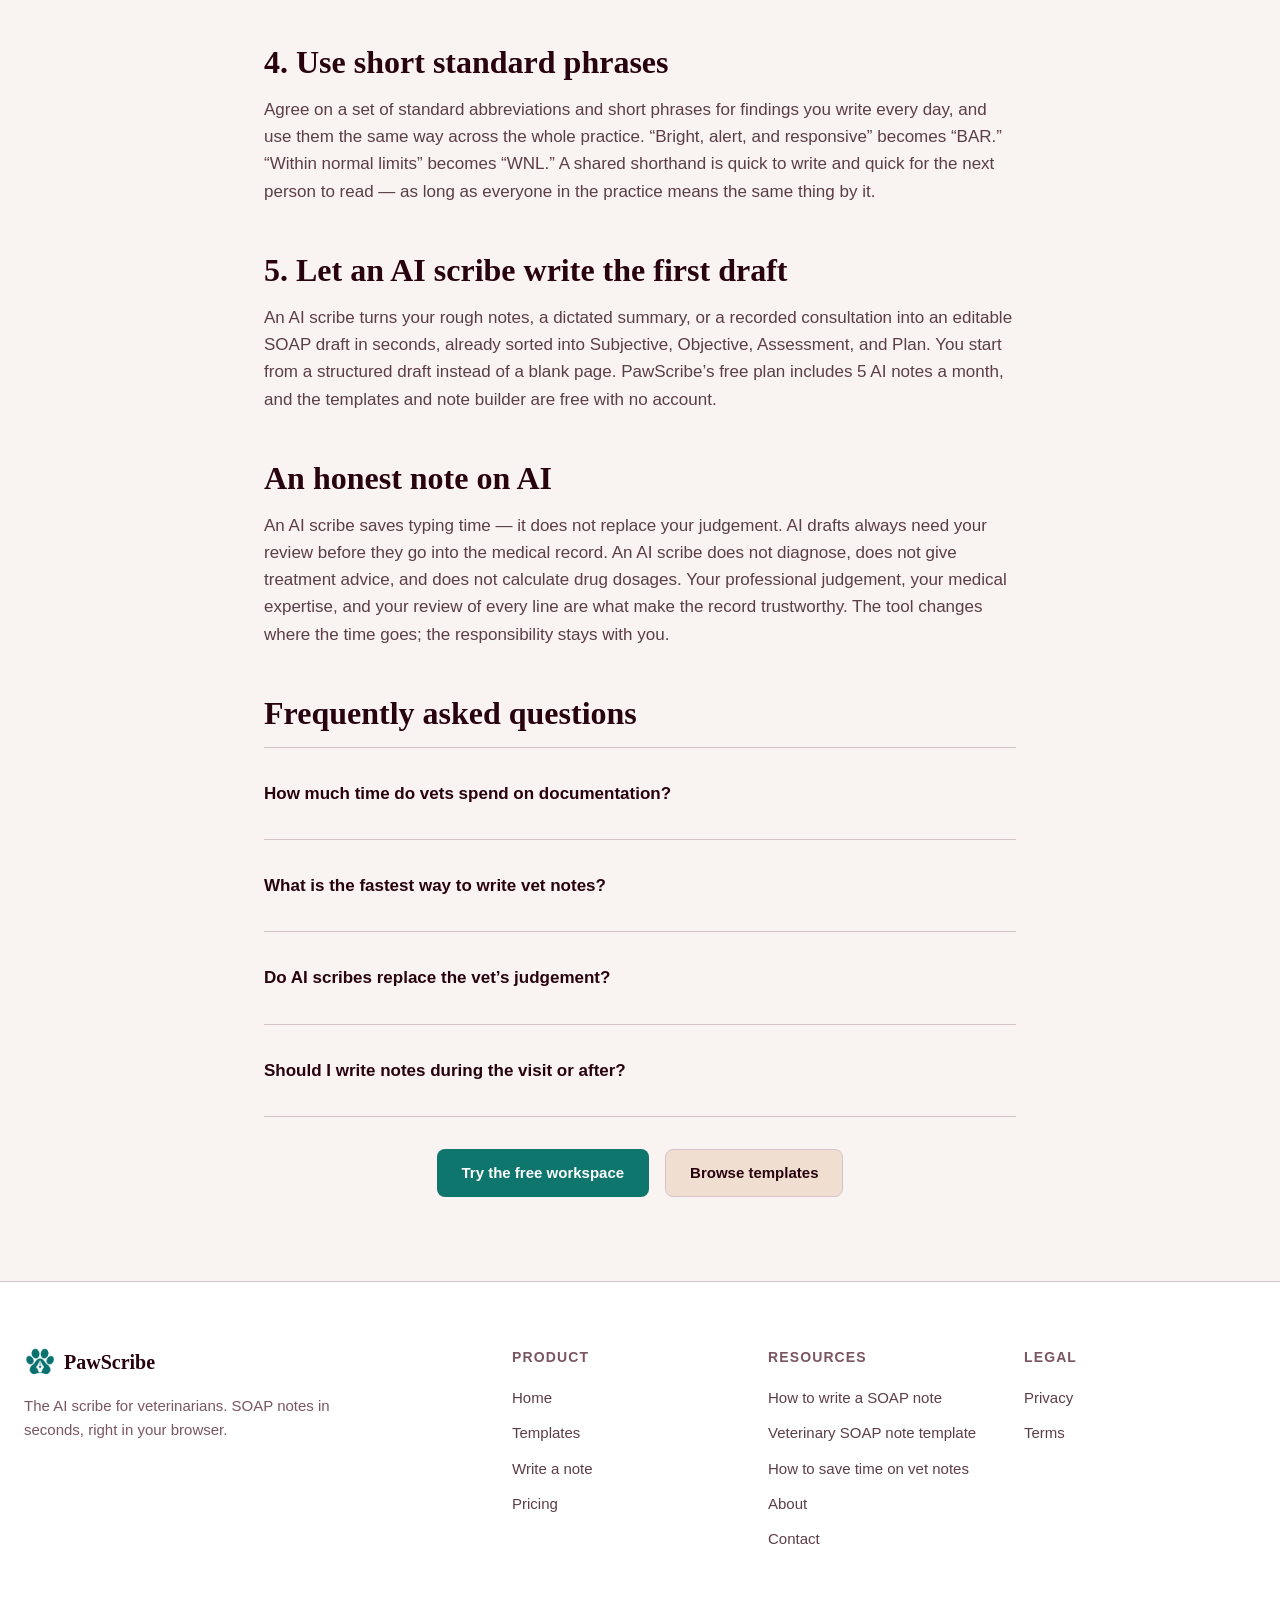
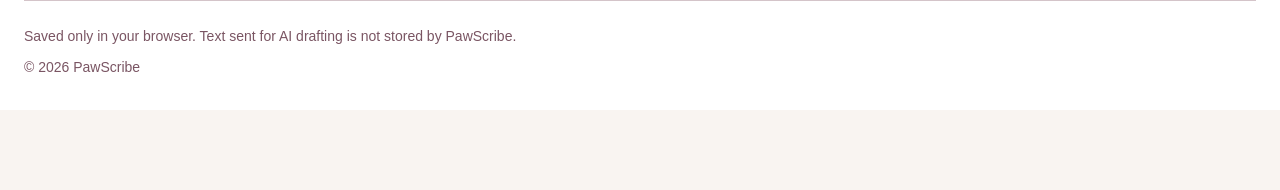
<file: how-to-save-time-on-vet-notes.html>
<!DOCTYPE html>
<html lang="en">
<head>
<meta charset="utf-8">
<meta name="viewport" content="width=device-width, initial-scale=1">
<title>How to Save Time on Vet Notes | PawScribe</title>
<meta name="description" content="Vets spend 2-3 hours a day on documentation and one SOAP note takes 10-15 minutes by hand. Practical tactics to cut charting time — templates, dictation, and AI drafts you always review.">
<link rel="canonical" href="https://alvarado509.github.io/pawscribe/how-to-save-time-on-vet-notes.html">
<meta property="og:type" content="article">
<meta property="og:title" content="How to Save Time on Vet Notes | PawScribe">
<meta property="og:description" content="Vets spend 2-3 hours a day on documentation. Practical tactics to cut charting time without cutting corners.">
<meta property="og:url" content="https://alvarado509.github.io/pawscribe/how-to-save-time-on-vet-notes.html">
<meta property="og:image" content="https://alvarado509.github.io/pawscribe/assets/pawscribe-logo.png">
<meta name="twitter:card" content="summary">
<meta name="twitter:title" content="How to Save Time on Vet Notes | PawScribe">
<meta name="twitter:description" content="Vets spend 2-3 hours a day on documentation. Practical tactics to cut charting time without cutting corners.">
<link rel="icon" href="assets/favicon.ico?v=5">
<link rel="stylesheet" href="assets/style.css?v=5">
<link rel="stylesheet" href="assets/marketing.css?v=5">
<script defer src="assets/app.js?v=5"></script>
<script type="application/ld+json">
{
  "@context": "https://schema.org",
  "@type": "FAQPage",
  "mainEntity": [
    {
      "@type": "Question",
      "name": "How much time do vets spend on documentation?",
      "acceptedAnswer": {
        "@type": "Answer",
        "text": "Vets spend 2-3 hours per day on documentation, and one SOAP note takes 10-15 minutes by hand. There are 130,415 veterinarians in the US, and 93.9% of vet practices are independently owned, so most of that time falls on small teams."
      }
    },
    {
      "@type": "Question",
      "name": "What is the fastest way to write vet notes?",
      "acceptedAnswer": {
        "@type": "Answer",
        "text": "Use a template for each visit type, dictate instead of typing, jot key points down during the visit, and use short standard phrases. An AI scribe can turn rough notes, dictation, or a recorded consultation into an editable SOAP draft in seconds."
      }
    },
    {
      "@type": "Question",
      "name": "Do AI scribes replace the vet's judgement?",
      "acceptedAnswer": {
        "@type": "Answer",
        "text": "No. AI drafts always need review by the vet before they go into the medical record. An AI scribe does not diagnose, does not give treatment advice, and does not calculate drug dosages. The vet's judgement stays in charge."
      }
    },
    {
      "@type": "Question",
      "name": "Should I write notes during the visit or after?",
      "acceptedAnswer": {
        "@type": "Answer",
        "text": "Jotting key observations down during the visit saves time later: details are fresh, you can clarify things with the owner on the spot, and you are not trying to recall several cases hours later. Even brief bullet points are enough to build the note from."
      }
    }
  ]
}
</script>
</head>
<body>
<header class="site-header">
  <div class="header-inner">
    <a class="brand" href="index.html">
      <img src="assets/pawscribe-logo.png" alt="PawScribe logo" width="32" height="32">
      PawScribe
    </a>
    <nav class="main-nav" aria-label="Main">
      <a href="index.html">Home</a>
      <a href="templates.html">Templates</a>
      <a href="app.html">Write a note</a>
      <a href="pricing.html">Pricing</a>
    </nav>
    <div class="header-actions">
      <button class="icon-btn" id="theme-toggle" type="button" aria-label="Switch to dark mode">
        <svg class="icon" data-icon-moon aria-hidden="true" viewBox="0 0 24 24" fill="none" stroke="currentColor" stroke-width="1.7" stroke-linecap="round" stroke-linejoin="round"><path d="M21 12.8A9 9 0 1 1 11.2 3 7 7 0 0 0 21 12.8z"/></svg>
        <svg class="icon" data-icon-sun aria-hidden="true" hidden viewBox="0 0 24 24" fill="none" stroke="currentColor" stroke-width="1.7" stroke-linecap="round" stroke-linejoin="round"><circle cx="12" cy="12" r="4"/><path d="M12 2v2M12 20v2M4.9 4.9l1.4 1.4M17.7 17.7l1.4 1.4M2 12h2M20 12h2M4.9 19.1l1.4-1.4M17.7 6.3l1.4-1.4"/></svg>
      </button>
      <span data-auth-logged-out>
        <a class="signin-link" href="auth.html">Sign in</a>
      </span>
      <span class="user-chip" data-auth-logged-in hidden>
        <svg class="icon icon-sm" aria-hidden="true" viewBox="0 0 24 24" fill="none" stroke="currentColor" stroke-width="1.7" stroke-linecap="round" stroke-linejoin="round"><circle cx="12" cy="8" r="4"/><path d="M4 21a8 8 0 0 1 16 0"/></svg>
        <span data-user-first-name></span>
        <a href="dashboard.html">Dashboard</a>
      </span>
      <a class="btn btn-primary header-cta" href="auth.html">Try free</a>
      <button class="icon-btn menu-toggle" id="menu-toggle" type="button" aria-label="Open menu" aria-expanded="false" aria-controls="mobile-nav">
        <svg class="icon" data-icon-menu aria-hidden="true" viewBox="0 0 24 24" fill="none" stroke="currentColor" stroke-width="1.7" stroke-linecap="round" stroke-linejoin="round"><path d="M4 6h16M4 12h16M4 18h16"/></svg>
        <svg class="icon" data-icon-close aria-hidden="true" hidden viewBox="0 0 24 24" fill="none" stroke="currentColor" stroke-width="1.7" stroke-linecap="round" stroke-linejoin="round"><path d="M18 6 6 18M6 6l12 12"/></svg>
      </button>
    </div>
  </div>
  <nav class="mobile-nav" id="mobile-nav" aria-label="Mobile">
    <a href="index.html">Home</a>
    <a href="templates.html">Templates</a>
    <a href="app.html">Write a note</a>
    <a href="pricing.html">Pricing</a>
    <span data-auth-logged-out>
      <a href="auth.html">Sign in</a>
    </span>
    <span data-auth-logged-in hidden>
      <a href="dashboard.html">Dashboard</a>
    </span>
    <a class="btn btn-primary" href="auth.html">Try free</a>
  </nav>
</header>

<main>
  <article>
    <section class="article-hero">
      <div class="container">
        <p><span class="eyebrow">Guide</span></p>
        <h1 class="hero-title">How to Save Time on <em>Vet</em> Notes</h1>
        <p class="hero-sub">Practical tactics you can use today — no new system, no extra staff, and no corners cut.</p>
      </div>
    </section>

    <section class="section">
      <div class="container prose">
        <div class="grid grid-4">
          <div class="stat"><span class="stat-number">2–3 h</span><span class="stat-label">per day spent on documentation</span></div>
          <div class="stat"><span class="stat-number">10–15 min</span><span class="stat-label">to write one SOAP note by hand</span></div>
          <div class="stat"><span class="stat-number">130,415</span><span class="stat-label">veterinarians in the US</span></div>
          <div class="stat"><span class="stat-number">93.9%</span><span class="stat-label">of vet practices independently owned</span></div>
        </div>

        <p>Every day, veterinarians face the same problem: documentation. Vets spend 2–3 hours per day on it, and a single SOAP note takes 10–15 minutes to write by hand. There are 130,415 veterinarians in the US, and 93.9% of vet practices are independently owned — small teams where every minute of the vet&rsquo;s day counts twice.</p>
        <p>The good news: you do not need a new system to get some of that time back. These tactics work today, with the tools you already have.</p>

        <h2>1. Use templates for every common visit</h2>
        <p>Build one template per visit type — wellness exam, sick visit, recheck, post-surgery check — with the four SOAP sections and short prompts under each one. Instead of starting from a blank page, you fill in the blanks and delete what does not apply. Notes come out consistent, nothing gets forgotten, and the mental effort drops because the structure is already decided. See the <a href="veterinary-soap-note-template.html">veterinary SOAP note template</a> for a copy-ready starting point, or use the free templates in the <a href="templates.html">PawScribe template library</a>.</p>

        <h2>2. Dictate instead of typing</h2>
        <p>Your voice is faster than your fingers. Dictate your notes during the visit or immediately after, while the details are fresh — into your phone, a dictation app, or your computer&rsquo;s built-in dictation. Speaking the findings as you go can speed up the first draft of a note, and it captures the small details you would forget by the end of the day.</p>

        <h2>3. Write notes during the visit</h2>
        <p>It feels like multitasking, but jotting key observations down during the exam saves real time later. A few bullet points — the owner&rsquo;s main concern, the abnormal findings, your first impression — give you a solid base to build the note from, instead of reconstructing several cases from memory hours later. It also lets you clarify things with the owner on the spot, while they are still in the room.</p>

        <h2>4. Use short standard phrases</h2>
        <p>Agree on a set of standard abbreviations and short phrases for findings you write every day, and use them the same way across the whole practice. &ldquo;Bright, alert, and responsive&rdquo; becomes &ldquo;BAR.&rdquo; &ldquo;Within normal limits&rdquo; becomes &ldquo;WNL.&rdquo; A shared shorthand is quick to write and quick for the next person to read — as long as everyone in the practice means the same thing by it.</p>

        <h2>5. Let an AI scribe write the first draft</h2>
        <p>An AI scribe turns your rough notes, a dictated summary, or a recorded consultation into an editable SOAP draft in seconds, already sorted into Subjective, Objective, Assessment, and Plan. You start from a structured draft instead of a blank page. PawScribe&rsquo;s free plan includes 5 AI notes a month, and the templates and note builder are free with no account.</p>

        <h2>An honest note on AI</h2>
        <p>An AI scribe saves typing time — it does not replace your judgement. AI drafts always need your review before they go into the medical record. An AI scribe does not diagnose, does not give treatment advice, and does not calculate drug dosages. Your professional judgement, your medical expertise, and your review of every line are what make the record trustworthy. The tool changes where the time goes; the responsibility stays with you.</p>

        <h2>Frequently asked questions</h2>
        <div class="faq">
          <details class="faq-item">
            <summary>How much time do vets spend on documentation?</summary>
            <p class="faq-answer">Vets spend 2–3 hours per day on documentation, and one SOAP note takes 10–15 minutes by hand. There are 130,415 veterinarians in the US, and 93.9% of vet practices are independently owned, so most of that time falls on small teams.</p>
          </details>
          <details class="faq-item">
            <summary>What is the fastest way to write vet notes?</summary>
            <p class="faq-answer">Use a template for each visit type, dictate instead of typing, jot key points down during the visit, and use short standard phrases. An AI scribe can turn rough notes, dictation, or a recorded consultation into an editable SOAP draft in seconds.</p>
          </details>
          <details class="faq-item">
            <summary>Do AI scribes replace the vet&rsquo;s judgement?</summary>
            <p class="faq-answer">No. AI drafts always need review by the vet before they go into the medical record. An AI scribe does not diagnose, does not give treatment advice, and does not calculate drug dosages. The vet&rsquo;s judgement stays in charge.</p>
          </details>
          <details class="faq-item">
            <summary>Should I write notes during the visit or after?</summary>
            <p class="faq-answer">Jotting key observations down during the visit saves time later: details are fresh, you can clarify things with the owner on the spot, and you are not trying to recall several cases hours later. Even brief bullet points are enough to build the note from.</p>
          </details>
        </div>

        <p class="hero-cta" style="margin-top:32px">
          <a class="btn btn-primary" href="app.html">Try the free workspace</a>
          <a class="btn btn-secondary" href="templates.html">Browse templates</a>
        </p>
      </div>
    </section>
  </article>
</main>

<footer class="site-footer">
  <div class="footer-inner">
    <div class="footer-grid">
      <div class="footer-brand">
        <a class="brand" href="index.html">
          <img src="assets/pawscribe-logo.png" alt="PawScribe logo" width="32" height="32">
          PawScribe
        </a>
        <p class="footer-tagline">The AI scribe for veterinarians. SOAP notes in seconds, right in your browser.</p>
      </div>
      <div class="footer-col">
        <h4>Product</h4>
        <ul>
          <li><a href="index.html">Home</a></li>
          <li><a href="templates.html">Templates</a></li>
          <li><a href="app.html">Write a note</a></li>
          <li><a href="pricing.html">Pricing</a></li>
        </ul>
      </div>
      <div class="footer-col">
        <h4>Resources</h4>
        <ul>
          <li><a href="how-to-write-a-soap-note.html">How to write a SOAP note</a></li>
          <li><a href="veterinary-soap-note-template.html">Veterinary SOAP note template</a></li>
          <li><a href="how-to-save-time-on-vet-notes.html" aria-current="page">How to save time on vet notes</a></li>
          <li><a href="about.html">About</a></li>
          <li><a href="contact.html">Contact</a></li>
        </ul>
      </div>
      <div class="footer-col">
        <h4>Legal</h4>
        <ul>
          <li><a href="privacy.html">Privacy</a></li>
          <li><a href="terms.html">Terms</a></li>
        </ul>
      </div>
    </div>
    <div class="footer-bottom">
      <p>Saved only in your browser. Text sent for AI drafting is not stored by PawScribe.</p>
      <p>&copy; 2026 PawScribe</p>
    </div>
  </div>
</footer>

<a class="fab" id="contact-fab" href="contact.html" aria-label="Contact us">
  <svg class="icon" aria-hidden="true" viewBox="0 0 24 24" fill="none" stroke="currentColor" stroke-width="1.7" stroke-linecap="round" stroke-linejoin="round"><path d="M21 11.5a8.5 8.5 0 0 1-8.5 8.5c-1.5 0-2.9-.4-4.1-1L3 20l1.1-5.4A8.5 8.5 0 1 1 21 11.5z"/></svg>
</a>

<div class="toast" id="toast" role="status"></div>
</body>
</html>
</file>
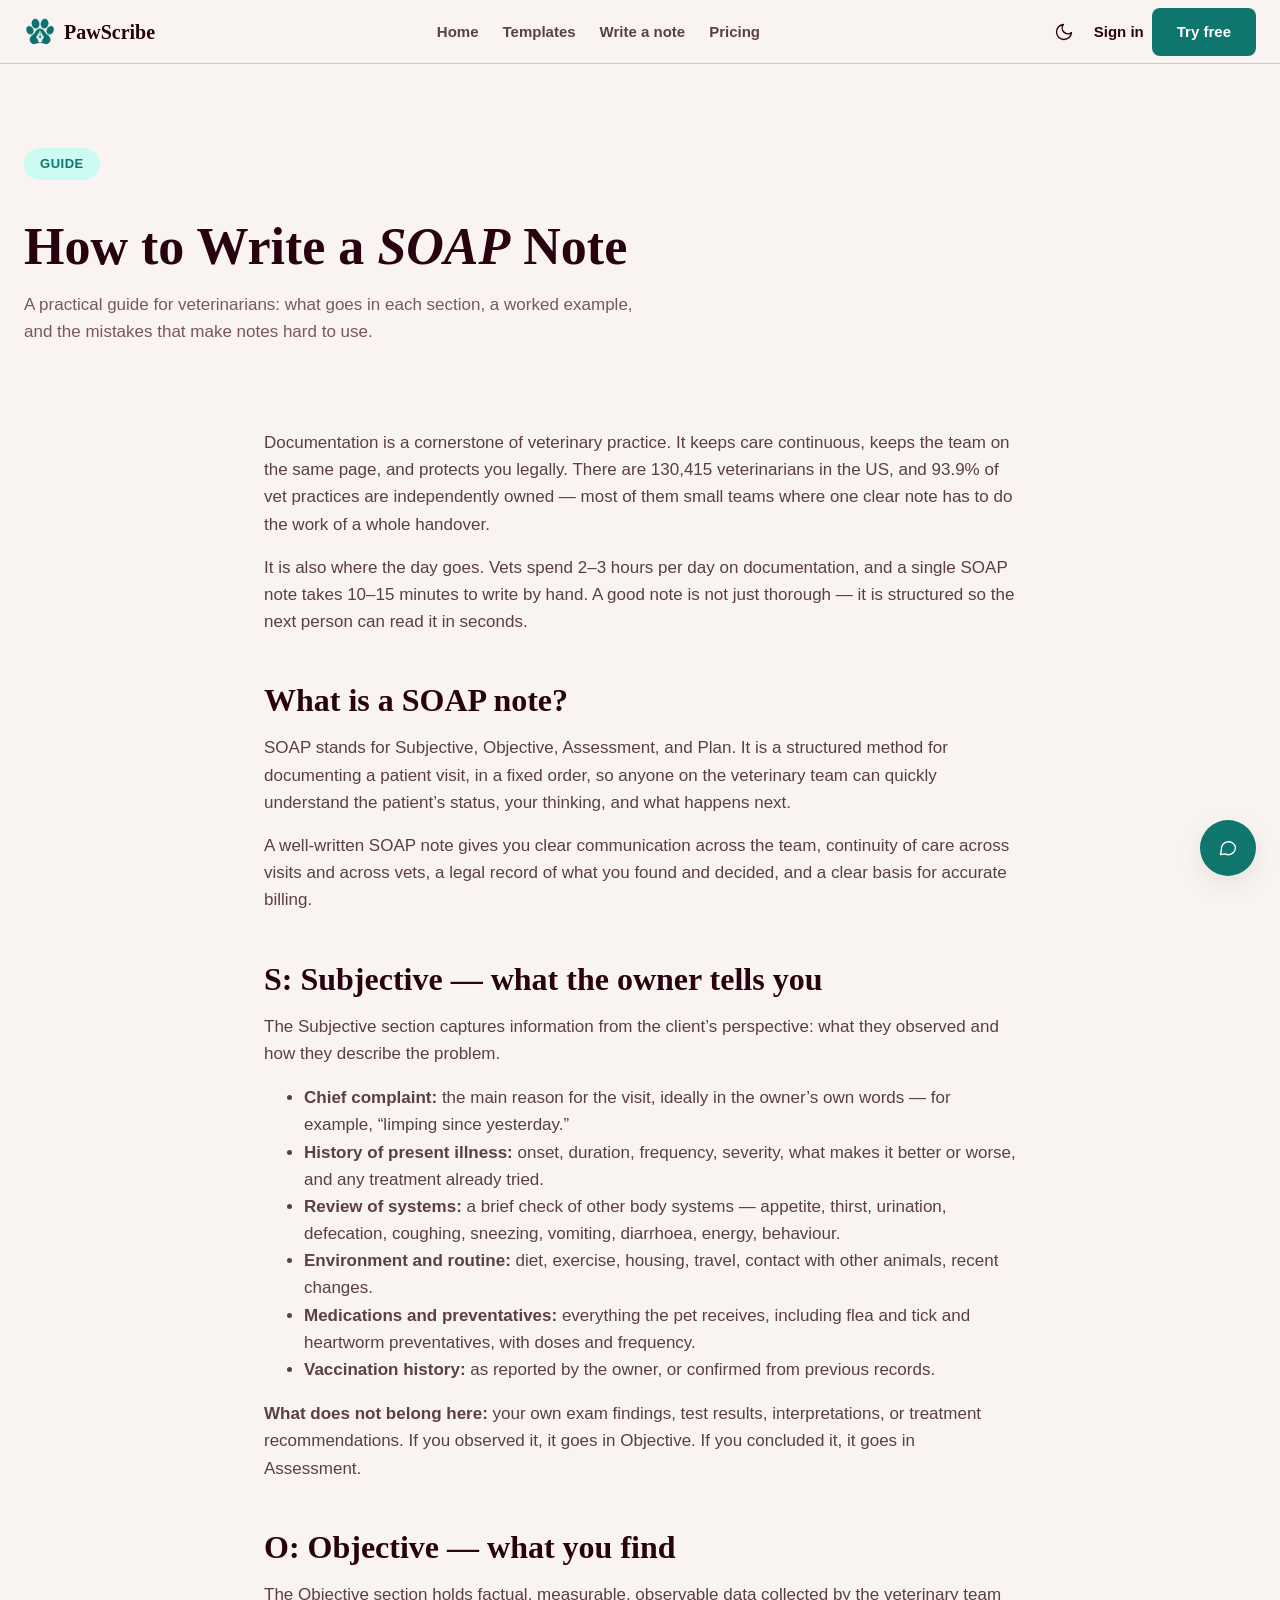
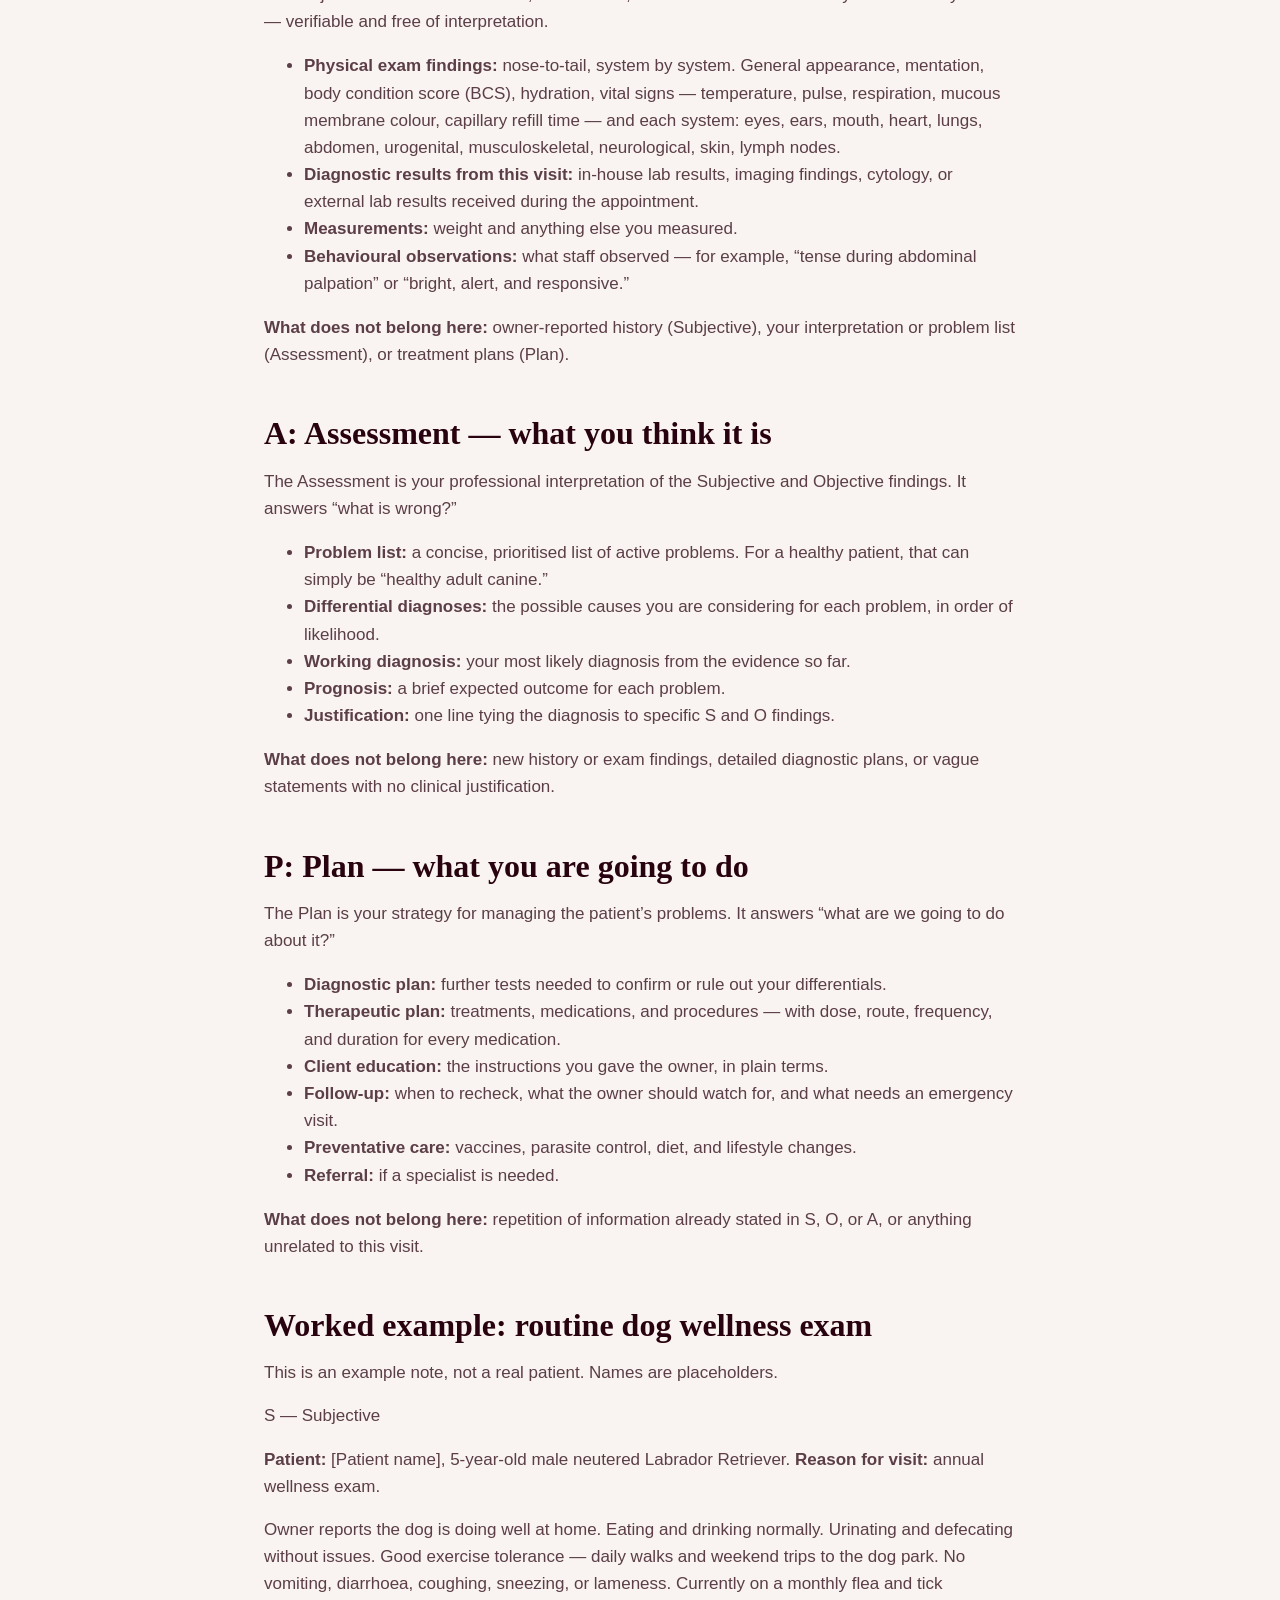
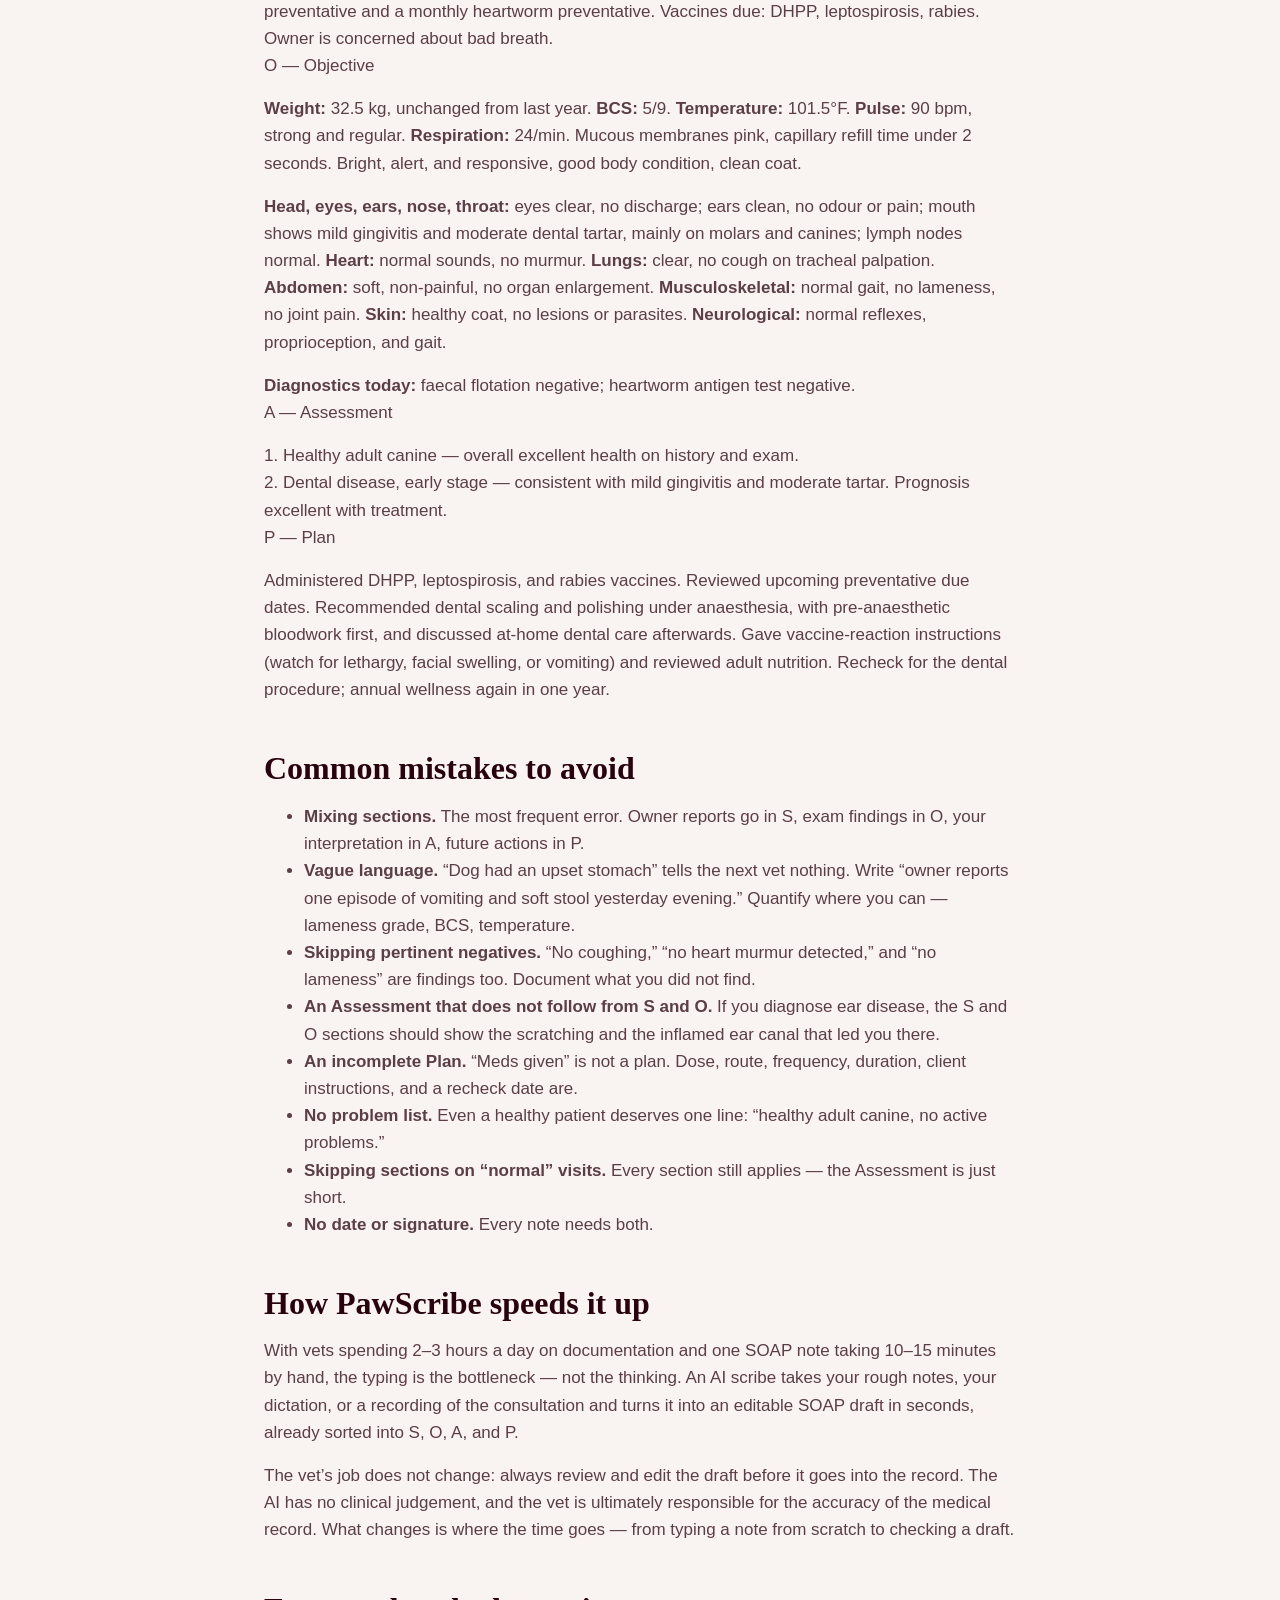
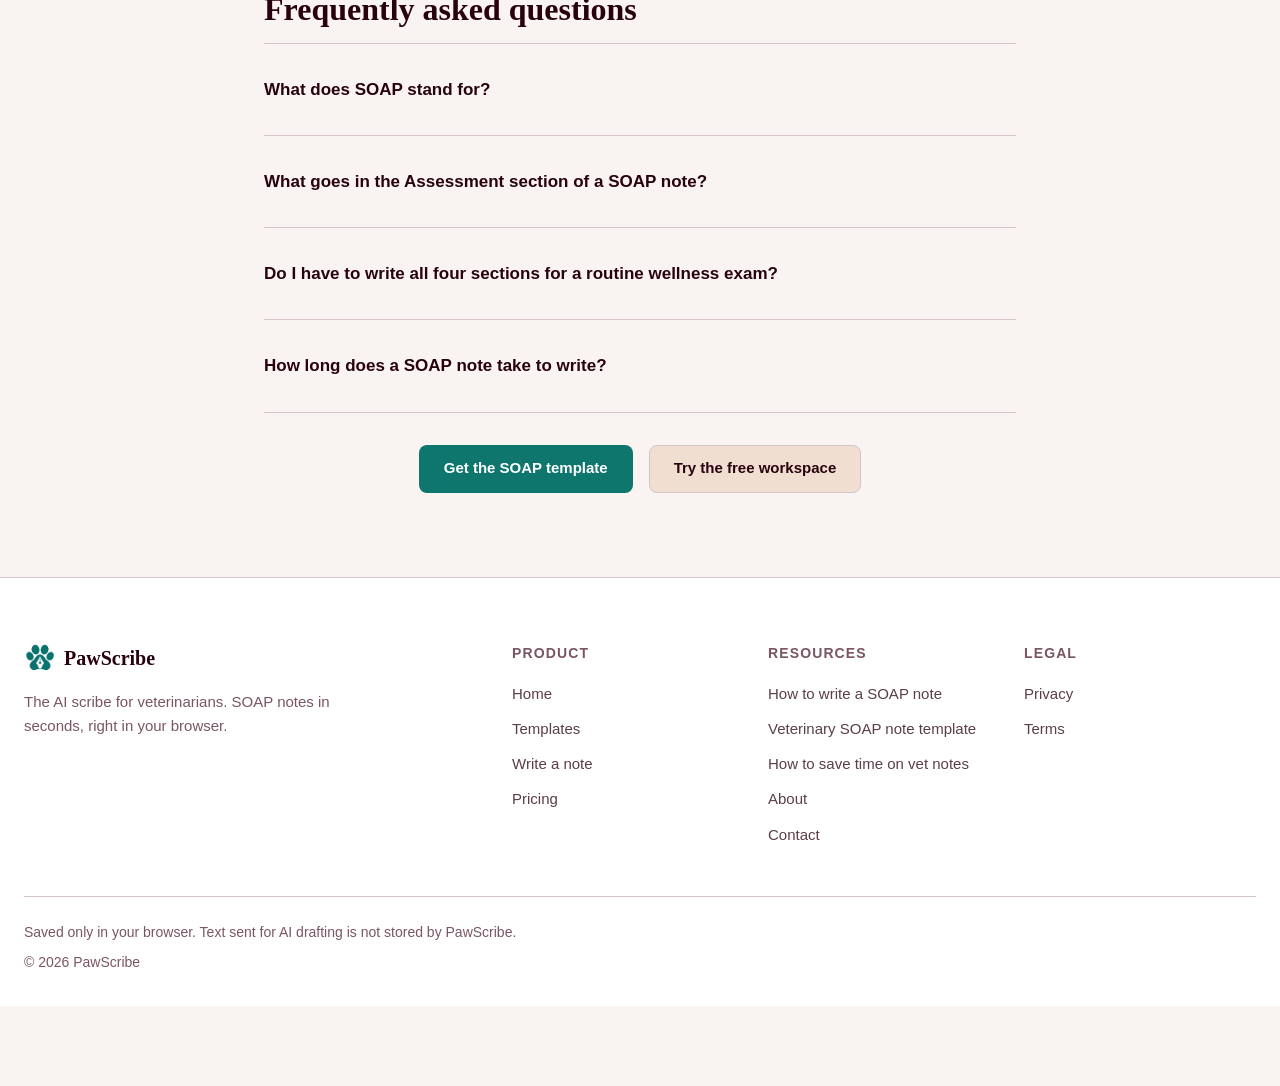
<file: how-to-write-a-soap-note.html>
<!DOCTYPE html>
<html lang="en">
<head>
<meta charset="utf-8">
<meta name="viewport" content="width=device-width, initial-scale=1">
<title>How to Write a SOAP Note | PawScribe</title>
<meta name="description" content="How to write a veterinary SOAP note: what belongs in Subjective, Objective, Assessment, and Plan, a worked dog wellness example, common mistakes, and how an AI scribe speeds it up.">
<link rel="canonical" href="https://alvarado509.github.io/pawscribe/how-to-write-a-soap-note.html">
<meta property="og:type" content="article">
<meta property="og:title" content="How to Write a SOAP Note | PawScribe">
<meta property="og:description" content="What belongs in each SOAP section, a worked dog wellness example, and the mistakes to avoid.">
<meta property="og:url" content="https://alvarado509.github.io/pawscribe/how-to-write-a-soap-note.html">
<meta property="og:image" content="https://alvarado509.github.io/pawscribe/assets/pawscribe-logo.png">
<meta name="twitter:card" content="summary">
<meta name="twitter:title" content="How to Write a SOAP Note | PawScribe">
<meta name="twitter:description" content="What belongs in each SOAP section, a worked dog wellness example, and the mistakes to avoid.">
<link rel="icon" href="assets/favicon.ico?v=5">
<link rel="stylesheet" href="assets/style.css?v=5">
<link rel="stylesheet" href="assets/marketing.css?v=5">
<script defer src="assets/app.js?v=5"></script>
<script type="application/ld+json">
{
  "@context": "https://schema.org",
  "@type": "FAQPage",
  "mainEntity": [
    {
      "@type": "Question",
      "name": "What does SOAP stand for?",
      "acceptedAnswer": {
        "@type": "Answer",
        "text": "SOAP stands for Subjective, Objective, Assessment, and Plan. It is a structured way to document a patient visit: what the owner reports, what you find on exam and testing, your interpretation, and what you plan to do."
      }
    },
    {
      "@type": "Question",
      "name": "What goes in the Assessment section of a SOAP note?",
      "acceptedAnswer": {
        "@type": "Answer",
        "text": "The Assessment is your professional interpretation of the Subjective and Objective findings: a prioritized problem list, differential diagnoses, your working diagnosis, and a brief prognosis. No new history or exam findings belong here."
      }
    },
    {
      "@type": "Question",
      "name": "Do I have to write all four sections for a routine wellness exam?",
      "acceptedAnswer": {
        "@type": "Answer",
        "text": "Yes. Even for a healthy patient, address every section. The Assessment can simply state that the patient is a healthy adult, and the Plan covers vaccines, parasite prevention, and the next visit."
      }
    },
    {
      "@type": "Question",
      "name": "How long does a SOAP note take to write?",
      "acceptedAnswer": {
        "@type": "Answer",
        "text": "One SOAP note takes 10-15 minutes by hand, and vets spend 2-3 hours per day on documentation. An AI scribe can turn rough notes, dictation, or a recorded consultation into an editable SOAP draft in seconds, which the vet then reviews and edits."
      }
    }
  ]
}
</script>
</head>
<body>
<header class="site-header">
  <div class="header-inner">
    <a class="brand" href="index.html">
      <img src="assets/pawscribe-logo.png" alt="PawScribe logo" width="32" height="32">
      PawScribe
    </a>
    <nav class="main-nav" aria-label="Main">
      <a href="index.html">Home</a>
      <a href="templates.html">Templates</a>
      <a href="app.html">Write a note</a>
      <a href="pricing.html">Pricing</a>
    </nav>
    <div class="header-actions">
      <button class="icon-btn" id="theme-toggle" type="button" aria-label="Switch to dark mode">
        <svg class="icon" data-icon-moon aria-hidden="true" viewBox="0 0 24 24" fill="none" stroke="currentColor" stroke-width="1.7" stroke-linecap="round" stroke-linejoin="round"><path d="M21 12.8A9 9 0 1 1 11.2 3 7 7 0 0 0 21 12.8z"/></svg>
        <svg class="icon" data-icon-sun aria-hidden="true" hidden viewBox="0 0 24 24" fill="none" stroke="currentColor" stroke-width="1.7" stroke-linecap="round" stroke-linejoin="round"><circle cx="12" cy="12" r="4"/><path d="M12 2v2M12 20v2M4.9 4.9l1.4 1.4M17.7 17.7l1.4 1.4M2 12h2M20 12h2M4.9 19.1l1.4-1.4M17.7 6.3l1.4-1.4"/></svg>
      </button>
      <span data-auth-logged-out>
        <a class="signin-link" href="auth.html">Sign in</a>
      </span>
      <span class="user-chip" data-auth-logged-in hidden>
        <svg class="icon icon-sm" aria-hidden="true" viewBox="0 0 24 24" fill="none" stroke="currentColor" stroke-width="1.7" stroke-linecap="round" stroke-linejoin="round"><circle cx="12" cy="8" r="4"/><path d="M4 21a8 8 0 0 1 16 0"/></svg>
        <span data-user-first-name></span>
        <a href="dashboard.html">Dashboard</a>
      </span>
      <a class="btn btn-primary header-cta" href="auth.html">Try free</a>
      <button class="icon-btn menu-toggle" id="menu-toggle" type="button" aria-label="Open menu" aria-expanded="false" aria-controls="mobile-nav">
        <svg class="icon" data-icon-menu aria-hidden="true" viewBox="0 0 24 24" fill="none" stroke="currentColor" stroke-width="1.7" stroke-linecap="round" stroke-linejoin="round"><path d="M4 6h16M4 12h16M4 18h16"/></svg>
        <svg class="icon" data-icon-close aria-hidden="true" hidden viewBox="0 0 24 24" fill="none" stroke="currentColor" stroke-width="1.7" stroke-linecap="round" stroke-linejoin="round"><path d="M18 6 6 18M6 6l12 12"/></svg>
      </button>
    </div>
  </div>
  <nav class="mobile-nav" id="mobile-nav" aria-label="Mobile">
    <a href="index.html">Home</a>
    <a href="templates.html">Templates</a>
    <a href="app.html">Write a note</a>
    <a href="pricing.html">Pricing</a>
    <span data-auth-logged-out>
      <a href="auth.html">Sign in</a>
    </span>
    <span data-auth-logged-in hidden>
      <a href="dashboard.html">Dashboard</a>
    </span>
    <a class="btn btn-primary" href="auth.html">Try free</a>
  </nav>
</header>

<main>
  <article>
    <section class="article-hero">
      <div class="container">
        <p><span class="eyebrow">Guide</span></p>
        <h1 class="hero-title">How to Write a <em>SOAP</em> Note</h1>
        <p class="hero-sub">A practical guide for veterinarians: what goes in each section, a worked example, and the mistakes that make notes hard to use.</p>
      </div>
    </section>

    <section class="section">
      <div class="container prose">
        <p>Documentation is a cornerstone of veterinary practice. It keeps care continuous, keeps the team on the same page, and protects you legally. There are 130,415 veterinarians in the US, and 93.9% of vet practices are independently owned — most of them small teams where one clear note has to do the work of a whole handover.</p>
        <p>It is also where the day goes. Vets spend 2–3 hours per day on documentation, and a single SOAP note takes 10–15 minutes to write by hand. A good note is not just thorough — it is structured so the next person can read it in seconds.</p>

        <h2>What is a SOAP note?</h2>
        <p>SOAP stands for Subjective, Objective, Assessment, and Plan. It is a structured method for documenting a patient visit, in a fixed order, so anyone on the veterinary team can quickly understand the patient&rsquo;s status, your thinking, and what happens next.</p>
        <p>A well-written SOAP note gives you clear communication across the team, continuity of care across visits and across vets, a legal record of what you found and decided, and a clear basis for accurate billing.</p>

        <h2>S: Subjective — what the owner tells you</h2>
        <p>The Subjective section captures information from the client&rsquo;s perspective: what they observed and how they describe the problem.</p>
        <ul>
          <li><strong>Chief complaint:</strong> the main reason for the visit, ideally in the owner&rsquo;s own words — for example, &ldquo;limping since yesterday.&rdquo;</li>
          <li><strong>History of present illness:</strong> onset, duration, frequency, severity, what makes it better or worse, and any treatment already tried.</li>
          <li><strong>Review of systems:</strong> a brief check of other body systems — appetite, thirst, urination, defecation, coughing, sneezing, vomiting, diarrhoea, energy, behaviour.</li>
          <li><strong>Environment and routine:</strong> diet, exercise, housing, travel, contact with other animals, recent changes.</li>
          <li><strong>Medications and preventatives:</strong> everything the pet receives, including flea and tick and heartworm preventatives, with doses and frequency.</li>
          <li><strong>Vaccination history:</strong> as reported by the owner, or confirmed from previous records.</li>
        </ul>
        <p><strong>What does not belong here:</strong> your own exam findings, test results, interpretations, or treatment recommendations. If you observed it, it goes in Objective. If you concluded it, it goes in Assessment.</p>

        <h2>O: Objective — what you find</h2>
        <p>The Objective section holds factual, measurable, observable data collected by the veterinary team — verifiable and free of interpretation.</p>
        <ul>
          <li><strong>Physical exam findings:</strong> nose-to-tail, system by system. General appearance, mentation, body condition score (BCS), hydration, vital signs — temperature, pulse, respiration, mucous membrane colour, capillary refill time — and each system: eyes, ears, mouth, heart, lungs, abdomen, urogenital, musculoskeletal, neurological, skin, lymph nodes.</li>
          <li><strong>Diagnostic results from this visit:</strong> in-house lab results, imaging findings, cytology, or external lab results received during the appointment.</li>
          <li><strong>Measurements:</strong> weight and anything else you measured.</li>
          <li><strong>Behavioural observations:</strong> what staff observed — for example, &ldquo;tense during abdominal palpation&rdquo; or &ldquo;bright, alert, and responsive.&rdquo;</li>
        </ul>
        <p><strong>What does not belong here:</strong> owner-reported history (Subjective), your interpretation or problem list (Assessment), or treatment plans (Plan).</p>

        <h2>A: Assessment — what you think it is</h2>
        <p>The Assessment is your professional interpretation of the Subjective and Objective findings. It answers &ldquo;what is wrong?&rdquo;</p>
        <ul>
          <li><strong>Problem list:</strong> a concise, prioritised list of active problems. For a healthy patient, that can simply be &ldquo;healthy adult canine.&rdquo;</li>
          <li><strong>Differential diagnoses:</strong> the possible causes you are considering for each problem, in order of likelihood.</li>
          <li><strong>Working diagnosis:</strong> your most likely diagnosis from the evidence so far.</li>
          <li><strong>Prognosis:</strong> a brief expected outcome for each problem.</li>
          <li><strong>Justification:</strong> one line tying the diagnosis to specific S and O findings.</li>
        </ul>
        <p><strong>What does not belong here:</strong> new history or exam findings, detailed diagnostic plans, or vague statements with no clinical justification.</p>

        <h2>P: Plan — what you are going to do</h2>
        <p>The Plan is your strategy for managing the patient&rsquo;s problems. It answers &ldquo;what are we going to do about it?&rdquo;</p>
        <ul>
          <li><strong>Diagnostic plan:</strong> further tests needed to confirm or rule out your differentials.</li>
          <li><strong>Therapeutic plan:</strong> treatments, medications, and procedures — with dose, route, frequency, and duration for every medication.</li>
          <li><strong>Client education:</strong> the instructions you gave the owner, in plain terms.</li>
          <li><strong>Follow-up:</strong> when to recheck, what the owner should watch for, and what needs an emergency visit.</li>
          <li><strong>Preventative care:</strong> vaccines, parasite control, diet, and lifestyle changes.</li>
          <li><strong>Referral:</strong> if a specialist is needed.</li>
        </ul>
        <p><strong>What does not belong here:</strong> repetition of information already stated in S, O, or A, or anything unrelated to this visit.</p>

        <h2>Worked example: routine dog wellness exam</h2>
        <p>This is an example note, not a real patient. Names are placeholders.</p>
        <div class="soap">
          <div class="soap-section">
            <p class="soap-label">S — Subjective</p>
            <p><strong>Patient:</strong> [Patient name], 5-year-old male neutered Labrador Retriever. <strong>Reason for visit:</strong> annual wellness exam.</p>
            <p>Owner reports the dog is doing well at home. Eating and drinking normally. Urinating and defecating without issues. Good exercise tolerance — daily walks and weekend trips to the dog park. No vomiting, diarrhoea, coughing, sneezing, or lameness. Currently on a monthly flea and tick preventative and a monthly heartworm preventative. Vaccines due: DHPP, leptospirosis, rabies. Owner is concerned about bad breath.</p>
          </div>
          <div class="soap-section">
            <p class="soap-label">O — Objective</p>
            <p><strong>Weight:</strong> 32.5 kg, unchanged from last year. <strong>BCS:</strong> 5/9. <strong>Temperature:</strong> 101.5&deg;F. <strong>Pulse:</strong> 90 bpm, strong and regular. <strong>Respiration:</strong> 24/min. Mucous membranes pink, capillary refill time under 2 seconds. Bright, alert, and responsive, good body condition, clean coat.</p>
            <p><strong>Head, eyes, ears, nose, throat:</strong> eyes clear, no discharge; ears clean, no odour or pain; mouth shows mild gingivitis and moderate dental tartar, mainly on molars and canines; lymph nodes normal. <strong>Heart:</strong> normal sounds, no murmur. <strong>Lungs:</strong> clear, no cough on tracheal palpation. <strong>Abdomen:</strong> soft, non-painful, no organ enlargement. <strong>Musculoskeletal:</strong> normal gait, no lameness, no joint pain. <strong>Skin:</strong> healthy coat, no lesions or parasites. <strong>Neurological:</strong> normal reflexes, proprioception, and gait.</p>
            <p><strong>Diagnostics today:</strong> faecal flotation negative; heartworm antigen test negative.</p>
          </div>
          <div class="soap-section">
            <p class="soap-label">A — Assessment</p>
            <p>1. Healthy adult canine — overall excellent health on history and exam.<br>2. Dental disease, early stage — consistent with mild gingivitis and moderate tartar. Prognosis excellent with treatment.</p>
          </div>
          <div class="soap-section">
            <p class="soap-label">P — Plan</p>
            <p>Administered DHPP, leptospirosis, and rabies vaccines. Reviewed upcoming preventative due dates. Recommended dental scaling and polishing under anaesthesia, with pre-anaesthetic bloodwork first, and discussed at-home dental care afterwards. Gave vaccine-reaction instructions (watch for lethargy, facial swelling, or vomiting) and reviewed adult nutrition. Recheck for the dental procedure; annual wellness again in one year.</p>
          </div>
        </div>

        <h2>Common mistakes to avoid</h2>
        <ul>
          <li><strong>Mixing sections.</strong> The most frequent error. Owner reports go in S, exam findings in O, your interpretation in A, future actions in P.</li>
          <li><strong>Vague language.</strong> &ldquo;Dog had an upset stomach&rdquo; tells the next vet nothing. Write &ldquo;owner reports one episode of vomiting and soft stool yesterday evening.&rdquo; Quantify where you can — lameness grade, BCS, temperature.</li>
          <li><strong>Skipping pertinent negatives.</strong> &ldquo;No coughing,&rdquo; &ldquo;no heart murmur detected,&rdquo; and &ldquo;no lameness&rdquo; are findings too. Document what you did not find.</li>
          <li><strong>An Assessment that does not follow from S and O.</strong> If you diagnose ear disease, the S and O sections should show the scratching and the inflamed ear canal that led you there.</li>
          <li><strong>An incomplete Plan.</strong> &ldquo;Meds given&rdquo; is not a plan. Dose, route, frequency, duration, client instructions, and a recheck date are.</li>
          <li><strong>No problem list.</strong> Even a healthy patient deserves one line: &ldquo;healthy adult canine, no active problems.&rdquo;</li>
          <li><strong>Skipping sections on &ldquo;normal&rdquo; visits.</strong> Every section still applies — the Assessment is just short.</li>
          <li><strong>No date or signature.</strong> Every note needs both.</li>
        </ul>

        <h2>How PawScribe speeds it up</h2>
        <p>With vets spending 2–3 hours a day on documentation and one SOAP note taking 10–15 minutes by hand, the typing is the bottleneck — not the thinking. An AI scribe takes your rough notes, your dictation, or a recording of the consultation and turns it into an editable SOAP draft in seconds, already sorted into S, O, A, and P.</p>
        <p>The vet&rsquo;s job does not change: always review and edit the draft before it goes into the record. The AI has no clinical judgement, and the vet is ultimately responsible for the accuracy of the medical record. What changes is where the time goes — from typing a note from scratch to checking a draft.</p>

        <h2>Frequently asked questions</h2>
        <div class="faq">
          <details class="faq-item">
            <summary>What does SOAP stand for?</summary>
            <p class="faq-answer">Subjective, Objective, Assessment, and Plan. It is a structured way to document a patient visit: what the owner reports, what you find on exam and testing, your interpretation, and what you plan to do.</p>
          </details>
          <details class="faq-item">
            <summary>What goes in the Assessment section of a SOAP note?</summary>
            <p class="faq-answer">Your professional interpretation of the Subjective and Objective findings: a prioritised problem list, differential diagnoses, your working diagnosis, and a brief prognosis. No new history or exam findings belong here.</p>
          </details>
          <details class="faq-item">
            <summary>Do I have to write all four sections for a routine wellness exam?</summary>
            <p class="faq-answer">Yes. Even for a healthy patient, address every section. The Assessment can simply state that the patient is a healthy adult, and the Plan covers vaccines, parasite prevention, and the next visit.</p>
          </details>
          <details class="faq-item">
            <summary>How long does a SOAP note take to write?</summary>
            <p class="faq-answer">One SOAP note takes 10–15 minutes by hand, and vets spend 2–3 hours per day on documentation. An AI scribe can turn rough notes, dictation, or a recorded consultation into an editable SOAP draft in seconds, which the vet then reviews and edits.</p>
          </details>
        </div>

        <p class="hero-cta" style="margin-top:32px">
          <a class="btn btn-primary" href="templates.html">Get the SOAP template</a>
          <a class="btn btn-secondary" href="app.html">Try the free workspace</a>
        </p>
      </div>
    </section>
  </article>
</main>

<footer class="site-footer">
  <div class="footer-inner">
    <div class="footer-grid">
      <div class="footer-brand">
        <a class="brand" href="index.html">
          <img src="assets/pawscribe-logo.png" alt="PawScribe logo" width="32" height="32">
          PawScribe
        </a>
        <p class="footer-tagline">The AI scribe for veterinarians. SOAP notes in seconds, right in your browser.</p>
      </div>
      <div class="footer-col">
        <h4>Product</h4>
        <ul>
          <li><a href="index.html">Home</a></li>
          <li><a href="templates.html">Templates</a></li>
          <li><a href="app.html">Write a note</a></li>
          <li><a href="pricing.html">Pricing</a></li>
        </ul>
      </div>
      <div class="footer-col">
        <h4>Resources</h4>
        <ul>
          <li><a href="how-to-write-a-soap-note.html" aria-current="page">How to write a SOAP note</a></li>
          <li><a href="veterinary-soap-note-template.html">Veterinary SOAP note template</a></li>
          <li><a href="how-to-save-time-on-vet-notes.html">How to save time on vet notes</a></li>
          <li><a href="about.html">About</a></li>
          <li><a href="contact.html">Contact</a></li>
        </ul>
      </div>
      <div class="footer-col">
        <h4>Legal</h4>
        <ul>
          <li><a href="privacy.html">Privacy</a></li>
          <li><a href="terms.html">Terms</a></li>
        </ul>
      </div>
    </div>
    <div class="footer-bottom">
      <p>Saved only in your browser. Text sent for AI drafting is not stored by PawScribe.</p>
      <p>&copy; 2026 PawScribe</p>
    </div>
  </div>
</footer>

<a class="fab" id="contact-fab" href="contact.html" aria-label="Contact us">
  <svg class="icon" aria-hidden="true" viewBox="0 0 24 24" fill="none" stroke="currentColor" stroke-width="1.7" stroke-linecap="round" stroke-linejoin="round"><path d="M21 11.5a8.5 8.5 0 0 1-8.5 8.5c-1.5 0-2.9-.4-4.1-1L3 20l1.1-5.4A8.5 8.5 0 1 1 21 11.5z"/></svg>
</a>

<div class="toast" id="toast" role="status"></div>
</body>
</html>
</file>
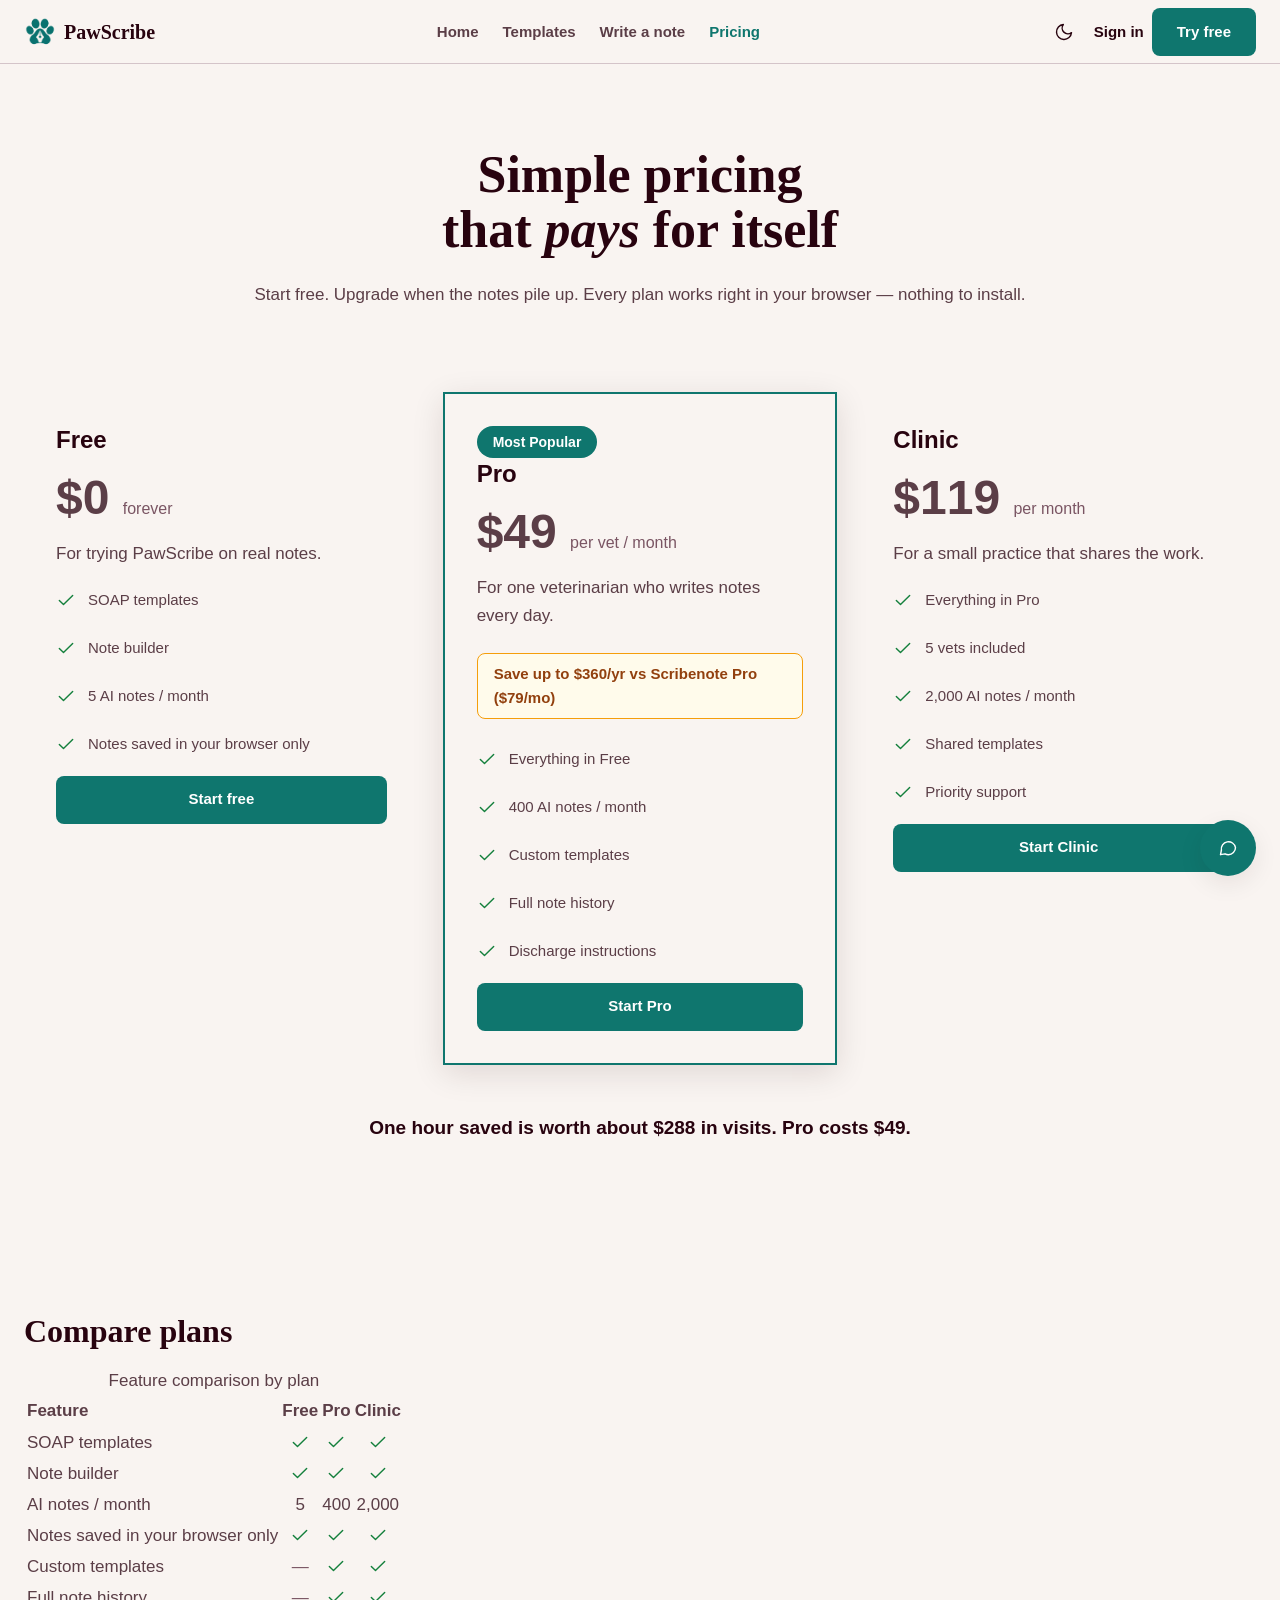
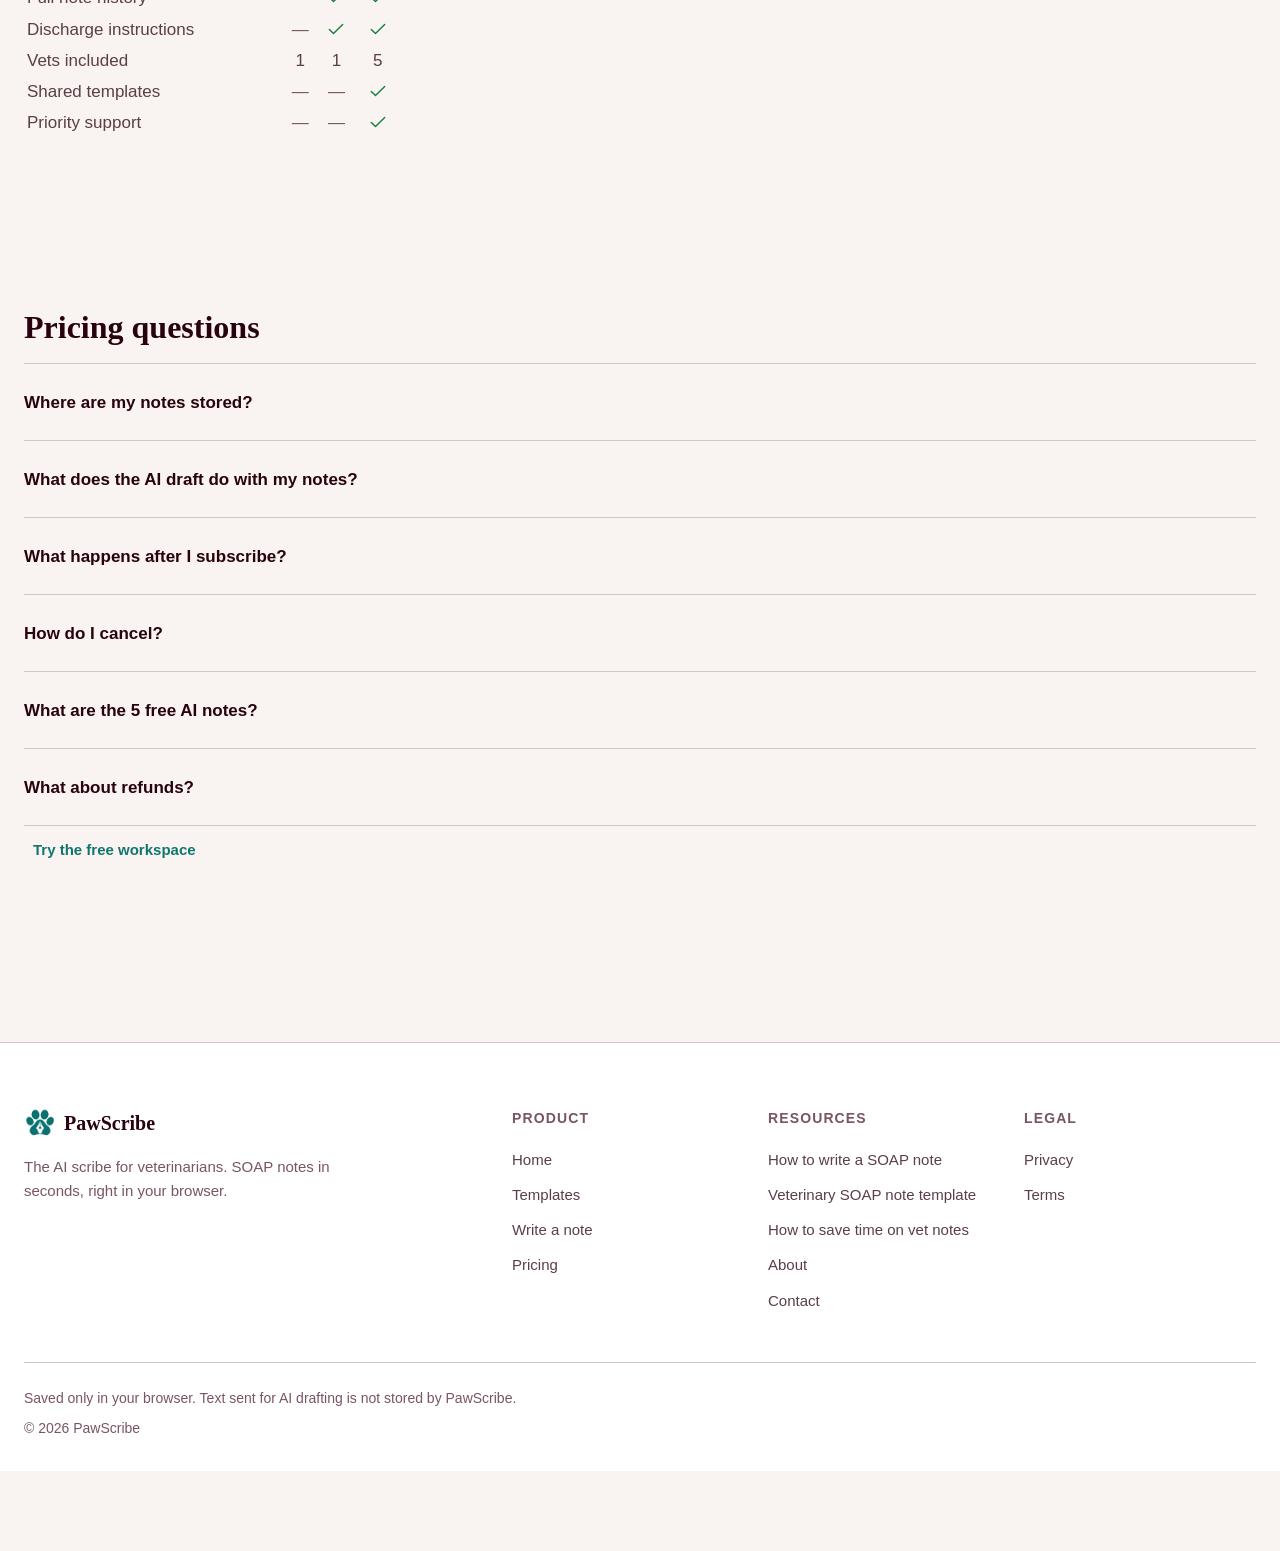
<file: pricing.html>
<!DOCTYPE html>
<html lang="en">
<head>
<meta charset="utf-8">
<meta name="viewport" content="width=device-width, initial-scale=1">
<title>Pricing — PawScribe | Free, Pro $49, Clinic $119</title>
<meta name="description" content="PawScribe pricing: Free $0 with 5 AI notes a month, Pro $49 per vet per month with 400 AI notes, Clinic $119 a month for 5 vets. No contract. Cancel anytime.">
<link rel="canonical" href="https://alvarado509.github.io/pawscribe/pricing.html">
<meta property="og:type" content="website">
<meta property="og:title" content="Pricing — PawScribe">
<meta property="og:description" content="Free $0, Pro $49/vet/month, Clinic $119/month. AI SOAP drafts for veterinarians. No contract, cancel anytime.">
<meta property="og:url" content="https://alvarado509.github.io/pawscribe/pricing.html">
<meta property="og:image" content="https://alvarado509.github.io/pawscribe/assets/pawscribe-logo.png">
<meta name="twitter:card" content="summary">
<meta name="twitter:title" content="Pricing — PawScribe">
<meta name="twitter:description" content="Free $0, Pro $49/vet/month, Clinic $119/month. AI SOAP drafts for veterinarians. No contract, cancel anytime.">
<link rel="icon" href="assets/favicon.ico?v=5">
<link rel="stylesheet" href="assets/style.css?v=5">
<style>
:root {
  --color-bg: #F9F4F1;
  --color-ink: #28030F;
  --color-body: #5B3E47;
  --color-muted: #7A5563;
  --color-border: #D4C4C9;
  --color-teal: #0F766E;
  --color-teal-dark: #0B5E57;
  --color-teal-soft: #CCFBF1;
  --color-amber-bg: #FFFBEB;
  --color-amber-text: #92400E;
}
html[data-theme="dark"] {
  --color-bg: #211217;
  --color-ink: #FBF9FA;
  --color-body: #E9E2E3;
  --color-muted: #C39DA8;
  --color-border: #4C2934;
}
body { background: var(--color-bg); color: var(--color-body); font-size: 17px; line-height: 1.6; }
h1, h2, h3 { color: var(--color-ink); }
.hero-title { font-family: Georgia, "Times New Roman", serif; font-weight: 700; }
.hero-title em { font-style: italic; }
h2.section-title { font-family: Georgia, "Times New Roman", serif; font-weight: 700; font-size: 32px; line-height: 40px; }
.section { padding: 64px 0; }
@media (min-width: 768px) { .section { padding: 84px 0; } }
.btn { font-size: 15px; }
.price-card { padding: 32px; }
.price-card .btn { width: 100%; }
.price-amount { font-size: 48px; font-weight: 800; line-height: 1.1; }
.price-amount small { font-size: 16px; font-weight: 500; color: var(--color-muted); }
.price-featured { border: 2px solid var(--color-teal); box-shadow: 0 8px 30px rgba(40, 3, 15, 0.12); }
.savings-badge { display: inline-block; background: var(--color-amber-bg); color: var(--color-amber-text); border: 1px solid #F59E0B; border-radius: 8px; padding: 8px 16px; font-size: 15px; font-weight: 600; margin: 8px 0 16px; }
.value-line { text-align: center; font-size: 19px; font-weight: 600; color: var(--color-ink); max-width: 640px; margin: 0 auto; }
.check-list li { list-style: none; }
.check-list { list-style: none; padding: 0; margin: 8px 0 16px; }
.check-list li { padding: 4px 0 4px 32px; position: relative; }
.check-list li .icon { position: absolute; left: 0; top: 6px; color: var(--color-teal); }
.check-list li .icon-check { color: #15803D; }
.icon { width: 20px; height: 20px; flex-shrink: 0; vertical-align: -4px; }
.compare-table td, .compare-table th { text-align: center; }
.compare-table td:first-child, .compare-table th:first-child { text-align: left; }
.compare-table .icon { color: #15803D; }
.compare-table .dash { color: var(--color-muted); }
/* Checkout modal */
.modal-overlay { position: fixed; inset: 0; background: rgba(40, 3, 15, 0.6); z-index: 300; }
.modal-overlay[hidden], .modal-dialog[hidden] { display: none; }
.modal-dialog { position: fixed; z-index: 301; left: 16px; right: 16px; top: 50%; transform: translateY(-50%); max-width: 480px; margin: 0 auto; background: #FFFFFF; border: 1px solid var(--color-border); border-radius: 24px; padding: 24px; }
html[data-theme="dark"] .modal-dialog { background: #2E151D; }
.modal-dialog h2 { font-size: 24px; margin-bottom: 8px; }
.modal-close { position: absolute; top: 16px; right: 16px; width: 44px; height: 44px; border: 1px solid var(--color-border); border-radius: 8px; background: transparent; color: var(--color-ink); font-size: 20px; cursor: pointer; }
.modal-note { font-size: 15px; color: var(--color-muted); text-align: center; margin: 8px 0 0; }
.modal-success { text-align: center; }
.modal-success p { margin: 0 0 16px; }
</style>
<script src="assets/config.js?v=5" defer></script>
<script src="assets/app.js?v=5" defer></script>
<script src="assets/paypal.js?v=5" defer></script>
</head>
<body>
<header class="site-header">
  <div class="header-inner">
    <a class="brand" href="index.html">
      <img src="assets/pawscribe-logo.png" alt="PawScribe logo" width="32" height="32">
      PawScribe
    </a>
    <nav class="main-nav" aria-label="Main">
      <a href="index.html">Home</a>
      <a href="templates.html">Templates</a>
      <a href="app.html">Write a note</a>
      <a href="pricing.html" aria-current="page">Pricing</a>
    </nav>
    <div class="header-actions">
      <button class="icon-btn" id="theme-toggle" type="button" aria-label="Switch to dark mode">
        <svg class="icon" data-icon-moon aria-hidden="true" viewBox="0 0 24 24" fill="none" stroke="currentColor" stroke-width="1.7" stroke-linecap="round" stroke-linejoin="round"><path d="M21 12.8A9 9 0 1 1 11.2 3 7 7 0 0 0 21 12.8z"/></svg>
        <svg class="icon" data-icon-sun aria-hidden="true" hidden viewBox="0 0 24 24" fill="none" stroke="currentColor" stroke-width="1.7" stroke-linecap="round" stroke-linejoin="round"><circle cx="12" cy="12" r="4"/><path d="M12 2v2M12 20v2M4.9 4.9l1.4 1.4M17.7 17.7l1.4 1.4M2 12h2M20 12h2M4.9 19.1l1.4-1.4M17.7 6.3l1.4-1.4"/></svg>
      </button>
      <span data-auth-logged-out>
        <a class="signin-link" href="auth.html">Sign in</a>
      </span>
      <span class="user-chip" data-auth-logged-in hidden>
        <svg class="icon icon-sm" aria-hidden="true" viewBox="0 0 24 24" fill="none" stroke="currentColor" stroke-width="1.7" stroke-linecap="round" stroke-linejoin="round"><circle cx="12" cy="8" r="4"/><path d="M4 21a8 8 0 0 1 16 0"/></svg>
        <span data-user-first-name></span>
        <a href="dashboard.html">Dashboard</a>
      </span>
      <a class="btn btn-primary header-cta" href="auth.html">Try free</a>
      <button class="icon-btn menu-toggle" id="menu-toggle" type="button" aria-label="Open menu" aria-expanded="false" aria-controls="mobile-nav">
        <svg class="icon" data-icon-menu aria-hidden="true" viewBox="0 0 24 24" fill="none" stroke="currentColor" stroke-width="1.7" stroke-linecap="round" stroke-linejoin="round"><path d="M4 6h16M4 12h16M4 18h16"/></svg>
        <svg class="icon" data-icon-close aria-hidden="true" hidden viewBox="0 0 24 24" fill="none" stroke="currentColor" stroke-width="1.7" stroke-linecap="round" stroke-linejoin="round"><path d="M18 6 6 18M6 6l12 12"/></svg>
      </button>
    </div>
  </div>
  <nav class="mobile-nav" id="mobile-nav" aria-label="Mobile">
    <a href="index.html">Home</a>
    <a href="templates.html">Templates</a>
    <a href="app.html">Write a note</a>
    <a href="pricing.html" aria-current="page">Pricing</a>
    <span data-auth-logged-out>
      <a href="auth.html">Sign in</a>
    </span>
    <span data-auth-logged-in hidden>
      <a href="dashboard.html">Dashboard</a>
    </span>
    <a class="btn btn-primary" href="auth.html">Try free</a>
  </nav>
</header>

<main>
  <section class="hero page-hero">
    <div class="container">
      <h1 class="hero-title">Simple pricing that <em>pays</em> for itself</h1>
      <p class="hero-sub">Start free. Upgrade when the notes pile up. Every plan works right in your browser — nothing to install.</p>
    </div>
  </section>

  <section class="section">
    <div class="container">
      <div class="grid grid-3">

        <article class="price-card">
          <h3>Free</h3>
          <p class="price-amount">$0 <small>forever</small></p>
          <p>For trying PawScribe on real notes.</p>
          <ul class="check-list">
            <li><svg class="icon icon-check" aria-hidden="true"><use href="assets/icons.svg?v=5#check"/></svg> SOAP templates</li>
            <li><svg class="icon icon-check" aria-hidden="true"><use href="assets/icons.svg?v=5#check"/></svg> Note builder</li>
            <li><svg class="icon icon-check" aria-hidden="true"><use href="assets/icons.svg?v=5#check"/></svg> 5 AI notes / month</li>
            <li><svg class="icon icon-check" aria-hidden="true"><use href="assets/icons.svg?v=5#check"/></svg> Notes saved in your browser only</li>
          </ul>
          <a class="btn btn-primary" href="auth.html">Start free</a>
        </article>

        <article class="price-card price-featured">
          <span class="pill pill-solid">Most Popular</span>
          <h3>Pro</h3>
          <p class="price-amount">$49 <small>per vet / month</small></p>
          <p>For one veterinarian who writes notes every day.</p>
          <p class="savings-badge">Save up to $360/yr vs Scribenote Pro ($79/mo)</p>
          <ul class="check-list">
            <li><svg class="icon icon-check" aria-hidden="true"><use href="assets/icons.svg?v=5#check"/></svg> Everything in Free</li>
            <li><svg class="icon icon-check" aria-hidden="true"><use href="assets/icons.svg?v=5#check"/></svg> 400 AI notes / month</li>
            <li><svg class="icon icon-check" aria-hidden="true"><use href="assets/icons.svg?v=5#check"/></svg> Custom templates</li>
            <li><svg class="icon icon-check" aria-hidden="true"><use href="assets/icons.svg?v=5#check"/></svg> Full note history</li>
            <li><svg class="icon icon-check" aria-hidden="true"><use href="assets/icons.svg?v=5#check"/></svg> Discharge instructions</li>
          </ul>
          <button class="btn btn-primary" type="button" data-checkout-plan="pro">Start Pro</button>
        </article>

        <article class="price-card">
          <h3>Clinic</h3>
          <p class="price-amount">$119 <small>per month</small></p>
          <p>For a small practice that shares the work.</p>
          <ul class="check-list">
            <li><svg class="icon icon-check" aria-hidden="true"><use href="assets/icons.svg?v=5#check"/></svg> Everything in Pro</li>
            <li><svg class="icon icon-check" aria-hidden="true"><use href="assets/icons.svg?v=5#check"/></svg> 5 vets included</li>
            <li><svg class="icon icon-check" aria-hidden="true"><use href="assets/icons.svg?v=5#check"/></svg> 2,000 AI notes / month</li>
            <li><svg class="icon icon-check" aria-hidden="true"><use href="assets/icons.svg?v=5#check"/></svg> Shared templates</li>
            <li><svg class="icon icon-check" aria-hidden="true"><use href="assets/icons.svg?v=5#check"/></svg> Priority support</li>
          </ul>
          <button class="btn btn-primary" type="button" data-checkout-plan="clinic">Start Clinic</button>
        </article>

      </div>

      <p class="value-line" style="margin-top: 48px;">One hour saved is worth about $288 in visits. Pro costs $49.</p>
    </div>
  </section>

  <section class="section">
    <div class="container">
      <h2 class="section-title">Compare plans</h2>
      <div class="table-wrap">
        <table class="compare-table">
          <caption>Feature comparison by plan</caption>
          <thead>
            <tr><th scope="col">Feature</th><th scope="col">Free</th><th scope="col">Pro</th><th scope="col">Clinic</th></tr>
          </thead>
          <tbody>
            <tr><td>SOAP templates</td><td><svg class="icon" aria-label="Included"><use href="assets/icons.svg?v=5#check"/></svg></td><td><svg class="icon" aria-label="Included"><use href="assets/icons.svg?v=5#check"/></svg></td><td><svg class="icon" aria-label="Included"><use href="assets/icons.svg?v=5#check"/></svg></td></tr>
            <tr><td>Note builder</td><td><svg class="icon" aria-label="Included"><use href="assets/icons.svg?v=5#check"/></svg></td><td><svg class="icon" aria-label="Included"><use href="assets/icons.svg?v=5#check"/></svg></td><td><svg class="icon" aria-label="Included"><use href="assets/icons.svg?v=5#check"/></svg></td></tr>
            <tr><td>AI notes / month</td><td>5</td><td>400</td><td>2,000</td></tr>
            <tr><td>Notes saved in your browser only</td><td><svg class="icon" aria-label="Included"><use href="assets/icons.svg?v=5#check"/></svg></td><td><svg class="icon" aria-label="Included"><use href="assets/icons.svg?v=5#check"/></svg></td><td><svg class="icon" aria-label="Included"><use href="assets/icons.svg?v=5#check"/></svg></td></tr>
            <tr><td>Custom templates</td><td><span class="dash" aria-label="Not included">—</span></td><td><svg class="icon" aria-label="Included"><use href="assets/icons.svg?v=5#check"/></svg></td><td><svg class="icon" aria-label="Included"><use href="assets/icons.svg?v=5#check"/></svg></td></tr>
            <tr><td>Full note history</td><td><span class="dash" aria-label="Not included">—</span></td><td><svg class="icon" aria-label="Included"><use href="assets/icons.svg?v=5#check"/></svg></td><td><svg class="icon" aria-label="Included"><use href="assets/icons.svg?v=5#check"/></svg></td></tr>
            <tr><td>Discharge instructions</td><td><span class="dash" aria-label="Not included">—</span></td><td><svg class="icon" aria-label="Included"><use href="assets/icons.svg?v=5#check"/></svg></td><td><svg class="icon" aria-label="Included"><use href="assets/icons.svg?v=5#check"/></svg></td></tr>
            <tr><td>Vets included</td><td>1</td><td>1</td><td>5</td></tr>
            <tr><td>Shared templates</td><td><span class="dash" aria-label="Not included">—</span></td><td><span class="dash" aria-label="Not included">—</span></td><td><svg class="icon" aria-label="Included"><use href="assets/icons.svg?v=5#check"/></svg></td></tr>
            <tr><td>Priority support</td><td><span class="dash" aria-label="Not included">—</span></td><td><span class="dash" aria-label="Not included">—</span></td><td><svg class="icon" aria-label="Included"><use href="assets/icons.svg?v=5#check"/></svg></td></tr>
          </tbody>
        </table>
      </div>
    </div>
  </section>

  <section class="section">
    <div class="container">
      <h2 class="section-title">Pricing questions</h2>
      <div class="faq">
        <details class="faq-item">
          <summary>Where are my notes stored?</summary>
          <p>Saved only in your browser. Text sent for AI drafting is not stored by PawScribe.</p>
        </details>
        <details class="faq-item">
          <summary>What does the AI draft do with my notes?</summary>
          <p>AI drafting connects soon — the free templates work now. When it connects, your rough notes are sent to the drafting service to build an editable SOAP draft, and the text is not stored by PawScribe.</p>
        </details>
        <details class="faq-item">
          <summary>What happens after I subscribe?</summary>
          <p>PayPal confirms your subscription and your plan is saved in this browser, so the workspace unlocks your Pro or Clinic note limit right away. Your subscription itself lives in your PayPal account — PawScribe never sees your card details.</p>
        </details>
        <details class="faq-item">
          <summary>How do I cancel?</summary>
          <p>Cancel anytime from your PayPal account, under your subscriptions. There is no contract and no cancellation fee. Your plan stays active until the end of the billing period you already paid for.</p>
        </details>
        <details class="faq-item">
          <summary>What are the 5 free AI notes?</summary>
          <p>On the Free plan you can turn rough notes, dictation, or a recorded consultation into 5 editable SOAP drafts per month, at no cost and with no card. Templates and the note builder are free without any limit.</p>
        </details>
        <details class="faq-item">
          <summary>What about refunds?</summary>
          <p>There is no contract — you can cancel anytime. Charges are handled by PayPal, so any refund request goes through PayPal under their terms.</p>
        </details>
      </div>
      <p><a class="btn btn-ghost" href="app.html">Try the free workspace</a></p>
    </div>
  </section>
</main>

<!-- Checkout modal (PayPal subscription buttons render here) -->
<div class="modal-overlay" id="paypal-modal-overlay" hidden></div>
<div class="modal-dialog" id="paypal-modal" role="dialog" aria-modal="true" aria-labelledby="paypal-modal-title" hidden>
  <button class="modal-close" type="button" data-paypal-close aria-label="Close">×</button>
  <h2 id="paypal-modal-title">Subscribe to Pro</h2>

  <div data-paypal-plan-panel="pro" hidden>
    <p>Pro — $49 per vet / month. 400 AI notes a month, custom templates, full note history, discharge instructions.</p>
    <div id="paypal-button-pro"></div>
    <p class="modal-note">Cancel anytime</p>
    <div class="modal-success" id="paypal-success-pro" hidden>
      <p data-success-text></p>
      <a class="btn btn-primary" href="dashboard.html">Go to your dashboard</a>
    </div>
  </div>

  <div data-paypal-plan-panel="clinic" hidden>
    <p>Clinic — $119 / month. 5 vets included, 2,000 AI notes a month, shared templates, priority support.</p>
    <div id="paypal-button-clinic"></div>
    <p class="modal-note">Cancel anytime</p>
    <div class="modal-success" id="paypal-success-clinic" hidden>
      <p data-success-text></p>
      <a class="btn btn-primary" href="dashboard.html">Go to your dashboard</a>
    </div>
  </div>
</div>

<footer class="site-footer">
  <div class="footer-inner">
    <div class="footer-grid">
      <div class="footer-brand">
        <a class="brand" href="index.html">
          <img src="assets/pawscribe-logo.png" alt="PawScribe logo" width="32" height="32">
          PawScribe
        </a>
        <p class="footer-tagline">The AI scribe for veterinarians. SOAP notes in seconds, right in your browser.</p>
      </div>
      <div class="footer-col">
        <h4>Product</h4>
        <ul>
          <li><a href="index.html">Home</a></li>
          <li><a href="templates.html">Templates</a></li>
          <li><a href="app.html">Write a note</a></li>
          <li><a href="pricing.html" aria-current="page">Pricing</a></li>
        </ul>
      </div>
      <div class="footer-col">
        <h4>Resources</h4>
        <ul>
          <li><a href="how-to-write-a-soap-note.html">How to write a SOAP note</a></li>
          <li><a href="veterinary-soap-note-template.html">Veterinary SOAP note template</a></li>
          <li><a href="how-to-save-time-on-vet-notes.html">How to save time on vet notes</a></li>
          <li><a href="about.html">About</a></li>
          <li><a href="contact.html">Contact</a></li>
        </ul>
      </div>
      <div class="footer-col">
        <h4>Legal</h4>
        <ul>
          <li><a href="privacy.html">Privacy</a></li>
          <li><a href="terms.html">Terms</a></li>
        </ul>
      </div>
    </div>
    <div class="footer-bottom">
      <p>Saved only in your browser. Text sent for AI drafting is not stored by PawScribe.</p>
      <p>&copy; 2026 PawScribe</p>
    </div>
  </div>
</footer>

<a class="fab" id="contact-fab" href="contact.html" aria-label="Contact us">
  <svg class="icon" aria-hidden="true" viewBox="0 0 24 24" fill="none" stroke="currentColor" stroke-width="1.7" stroke-linecap="round" stroke-linejoin="round"><path d="M21 11.5a8.5 8.5 0 0 1-8.5 8.5c-1.5 0-2.9-.4-4.1-1L3 20l1.1-5.4A8.5 8.5 0 1 1 21 11.5z"/></svg>
</a>

<div class="toast" id="toast" role="status"></div>
<div class="toast" hidden></div>
</body>
</html>
</file>
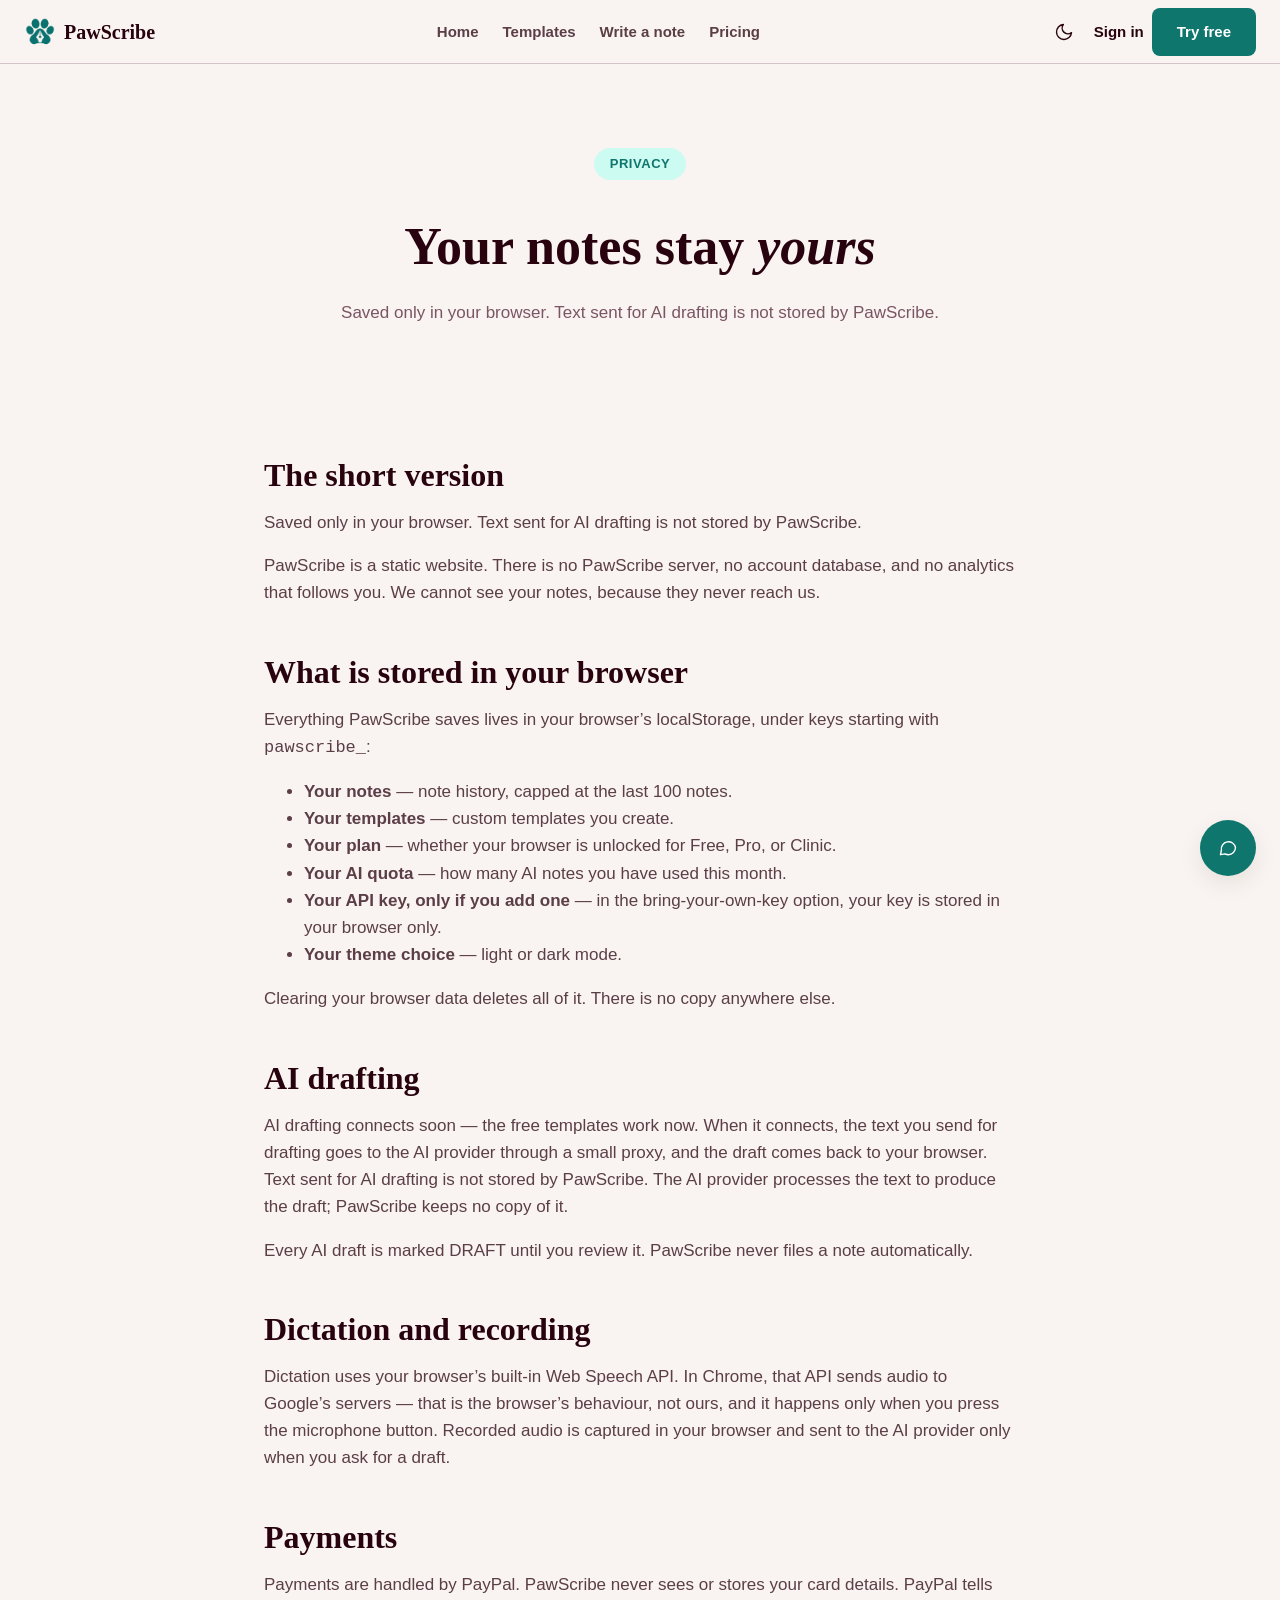
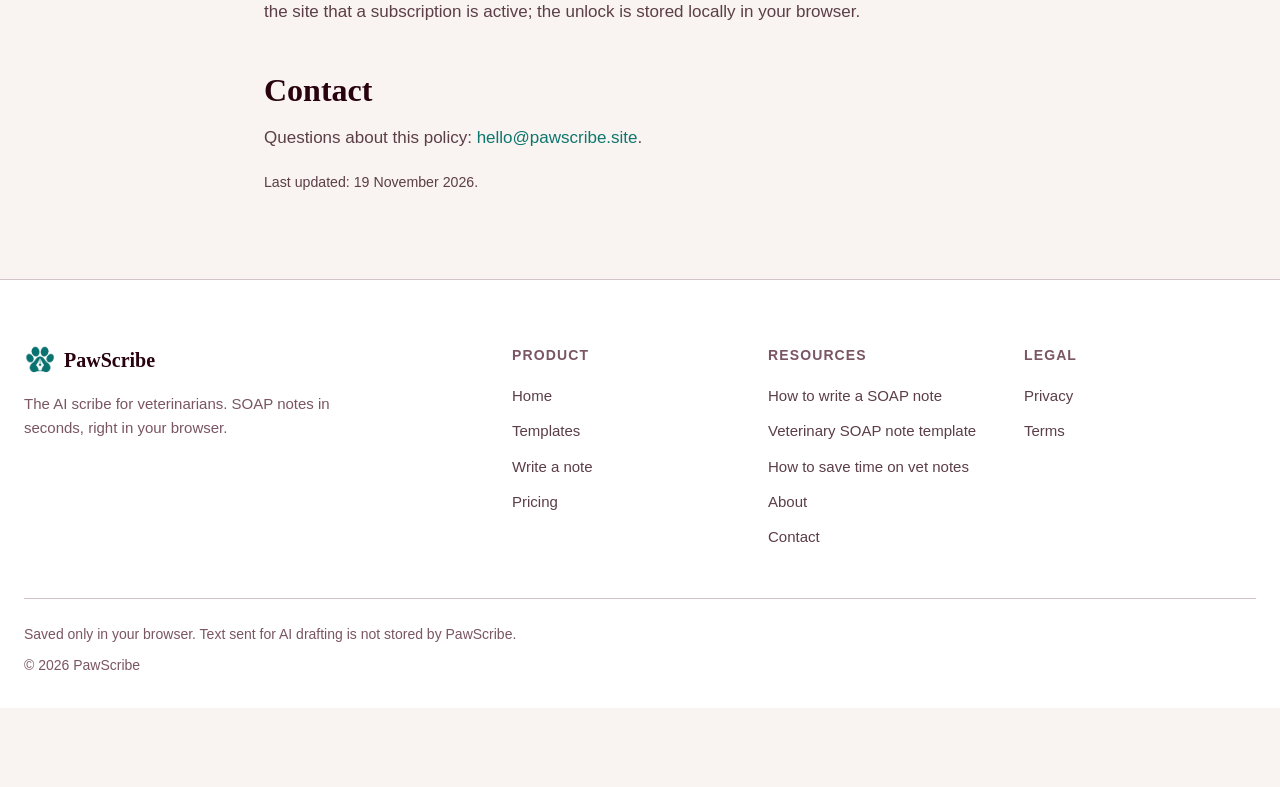
<file: privacy.html>
<!DOCTYPE html>
<html lang="en">
<head>
<meta charset="utf-8">
<meta name="viewport" content="width=device-width, initial-scale=1">
<title>Privacy Policy | PawScribe</title>
<meta name="description" content="PawScribe privacy policy: your notes are saved only in your browser. Text sent for AI drafting is not stored by PawScribe.">
<link rel="canonical" href="https://alvarado509.github.io/pawscribe/privacy.html">
<meta property="og:type" content="website">
<meta property="og:title" content="Privacy Policy | PawScribe">
<meta property="og:description" content="Your notes are saved only in your browser. Text sent for AI drafting is not stored by PawScribe.">
<meta property="og:url" content="https://alvarado509.github.io/pawscribe/privacy.html">
<meta name="twitter:card" content="summary">
<meta name="twitter:title" content="Privacy Policy | PawScribe">
<meta name="twitter:description" content="Your notes are saved only in your browser.">
<link rel="icon" href="assets/favicon.ico?v=5">
<link rel="stylesheet" href="assets/style.css?v=5">
<link rel="stylesheet" href="assets/marketing.css?v=5">
<script defer src="assets/app.js?v=5"></script>
</head>
<body>
<header class="site-header">
  <div class="header-inner">
    <a class="brand" href="index.html">
      <img src="assets/pawscribe-logo.png" alt="PawScribe logo" width="32" height="32">
      PawScribe
    </a>
    <nav class="main-nav" aria-label="Main">
      <a href="index.html">Home</a>
      <a href="templates.html">Templates</a>
      <a href="app.html">Write a note</a>
      <a href="pricing.html">Pricing</a>
    </nav>
    <div class="header-actions">
      <button class="icon-btn" id="theme-toggle" type="button" aria-label="Switch to dark mode">
        <svg class="icon" data-icon-moon aria-hidden="true" viewBox="0 0 24 24" fill="none" stroke="currentColor" stroke-width="1.7" stroke-linecap="round" stroke-linejoin="round"><path d="M21 12.8A9 9 0 1 1 11.2 3 7 7 0 0 0 21 12.8z"/></svg>
        <svg class="icon" data-icon-sun aria-hidden="true" hidden viewBox="0 0 24 24" fill="none" stroke="currentColor" stroke-width="1.7" stroke-linecap="round" stroke-linejoin="round"><circle cx="12" cy="12" r="4"/><path d="M12 2v2M12 20v2M4.9 4.9l1.4 1.4M17.7 17.7l1.4 1.4M2 12h2M20 12h2M4.9 19.1l1.4-1.4M17.7 6.3l1.4-1.4"/></svg>
      </button>
      <span data-auth-logged-out>
        <a class="signin-link" href="auth.html">Sign in</a>
      </span>
      <span class="user-chip" data-auth-logged-in hidden>
        <svg class="icon icon-sm" aria-hidden="true" viewBox="0 0 24 24" fill="none" stroke="currentColor" stroke-width="1.7" stroke-linecap="round" stroke-linejoin="round"><circle cx="12" cy="8" r="4"/><path d="M4 21a8 8 0 0 1 16 0"/></svg>
        <span data-user-first-name></span>
        <a href="dashboard.html">Dashboard</a>
      </span>
      <a class="btn btn-primary header-cta" href="auth.html">Try free</a>
      <button class="icon-btn menu-toggle" id="menu-toggle" type="button" aria-label="Open menu" aria-expanded="false" aria-controls="mobile-nav">
        <svg class="icon" data-icon-menu aria-hidden="true" viewBox="0 0 24 24" fill="none" stroke="currentColor" stroke-width="1.7" stroke-linecap="round" stroke-linejoin="round"><path d="M4 6h16M4 12h16M4 18h16"/></svg>
        <svg class="icon" data-icon-close aria-hidden="true" hidden viewBox="0 0 24 24" fill="none" stroke="currentColor" stroke-width="1.7" stroke-linecap="round" stroke-linejoin="round"><path d="M18 6 6 18M6 6l12 12"/></svg>
      </button>
    </div>
  </div>
  <nav class="mobile-nav" id="mobile-nav" aria-label="Mobile">
    <a href="index.html">Home</a>
    <a href="templates.html">Templates</a>
    <a href="app.html">Write a note</a>
    <a href="pricing.html">Pricing</a>
    <span data-auth-logged-out>
      <a href="auth.html">Sign in</a>
    </span>
    <span data-auth-logged-in hidden>
      <a href="dashboard.html">Dashboard</a>
    </span>
    <a class="btn btn-primary" href="auth.html">Try free</a>
  </nav>
</header>

<main>
  <section class="hero page-hero">
    <div class="container">
      <p><span class="eyebrow">Privacy</span></p>
      <h1 class="hero-title">Your notes stay <em>yours</em></h1>
      <p class="hero-sub">Saved only in your browser. Text sent for AI drafting is not stored by PawScribe.</p>
    </div>
  </section>

  <section class="section">
    <div class="container prose">
      <h2>The short version</h2>
      <p>Saved only in your browser. Text sent for AI drafting is not stored by PawScribe.</p>
      <p>PawScribe is a static website. There is no PawScribe server, no account database, and no analytics that follows you. We cannot see your notes, because they never reach us.</p>

      <h2>What is stored in your browser</h2>
      <p>Everything PawScribe saves lives in your browser&rsquo;s localStorage, under keys starting with <code>pawscribe_</code>:</p>
      <ul>
        <li><strong>Your notes</strong> — note history, capped at the last 100 notes.</li>
        <li><strong>Your templates</strong> — custom templates you create.</li>
        <li><strong>Your plan</strong> — whether your browser is unlocked for Free, Pro, or Clinic.</li>
        <li><strong>Your AI quota</strong> — how many AI notes you have used this month.</li>
        <li><strong>Your API key, only if you add one</strong> — in the bring-your-own-key option, your key is stored in your browser only.</li>
        <li><strong>Your theme choice</strong> — light or dark mode.</li>
      </ul>
      <p>Clearing your browser data deletes all of it. There is no copy anywhere else.</p>

      <h2>AI drafting</h2>
      <p>AI drafting connects soon — the free templates work now. When it connects, the text you send for drafting goes to the AI provider through a small proxy, and the draft comes back to your browser. Text sent for AI drafting is not stored by PawScribe. The AI provider processes the text to produce the draft; PawScribe keeps no copy of it.</p>
      <p>Every AI draft is marked DRAFT until you review it. PawScribe never files a note automatically.</p>

      <h2>Dictation and recording</h2>
      <p>Dictation uses your browser&rsquo;s built-in Web Speech API. In Chrome, that API sends audio to Google&rsquo;s servers — that is the browser&rsquo;s behaviour, not ours, and it happens only when you press the microphone button. Recorded audio is captured in your browser and sent to the AI provider only when you ask for a draft.</p>

      <h2>Payments</h2>
      <p>Payments are handled by PayPal. PawScribe never sees or stores your card details. PayPal tells the site that a subscription is active; the unlock is stored locally in your browser.</p>

      <h2>Contact</h2>
      <p>Questions about this policy: <a href="mailto:hello@pawscribe.site">hello@pawscribe.site</a>.</p>

      <p><small>Last updated: 19 November 2026.</small></p>
    </div>
  </section>
</main>

<footer class="site-footer">
  <div class="footer-inner">
    <div class="footer-grid">
      <div class="footer-brand">
        <a class="brand" href="index.html">
          <img src="assets/pawscribe-logo.png" alt="PawScribe logo" width="32" height="32">
          PawScribe
        </a>
        <p class="footer-tagline">The AI scribe for veterinarians. SOAP notes in seconds, right in your browser.</p>
      </div>
      <div class="footer-col">
        <h4>Product</h4>
        <ul>
          <li><a href="index.html">Home</a></li>
          <li><a href="templates.html">Templates</a></li>
          <li><a href="app.html">Write a note</a></li>
          <li><a href="pricing.html">Pricing</a></li>
        </ul>
      </div>
      <div class="footer-col">
        <h4>Resources</h4>
        <ul>
          <li><a href="how-to-write-a-soap-note.html">How to write a SOAP note</a></li>
          <li><a href="veterinary-soap-note-template.html">Veterinary SOAP note template</a></li>
          <li><a href="how-to-save-time-on-vet-notes.html">How to save time on vet notes</a></li>
          <li><a href="about.html">About</a></li>
          <li><a href="contact.html">Contact</a></li>
        </ul>
      </div>
      <div class="footer-col">
        <h4>Legal</h4>
        <ul>
          <li><a href="privacy.html" aria-current="page">Privacy</a></li>
          <li><a href="terms.html">Terms</a></li>
        </ul>
      </div>
    </div>
    <div class="footer-bottom">
      <p>Saved only in your browser. Text sent for AI drafting is not stored by PawScribe.</p>
      <p>&copy; 2026 PawScribe</p>
    </div>
  </div>
</footer>

<a class="fab" id="contact-fab" href="contact.html" aria-label="Contact us">
  <svg class="icon" aria-hidden="true" viewBox="0 0 24 24" fill="none" stroke="currentColor" stroke-width="1.7" stroke-linecap="round" stroke-linejoin="round"><path d="M21 11.5a8.5 8.5 0 0 1-8.5 8.5c-1.5 0-2.9-.4-4.1-1L3 20l1.1-5.4A8.5 8.5 0 1 1 21 11.5z"/></svg>
</a>

<div class="toast" id="toast" role="status"></div>
</body>
</html>
</file>
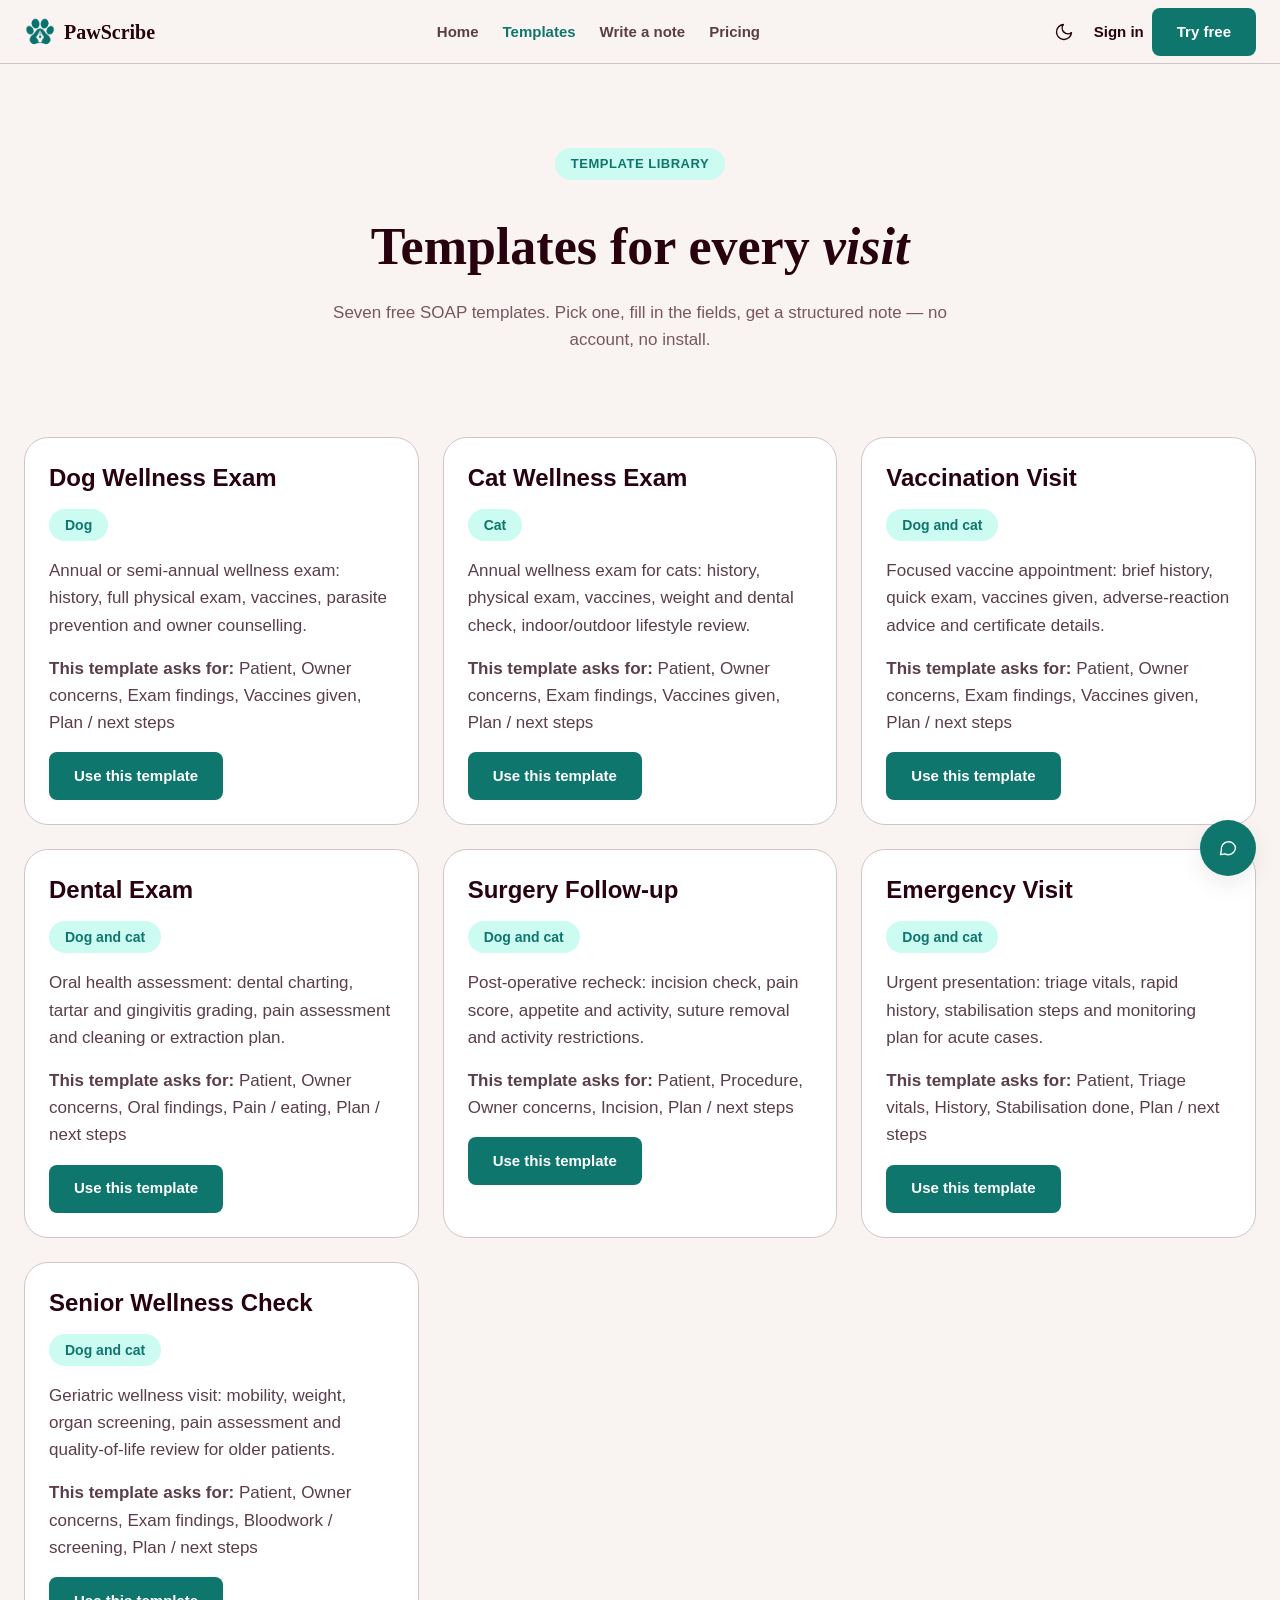
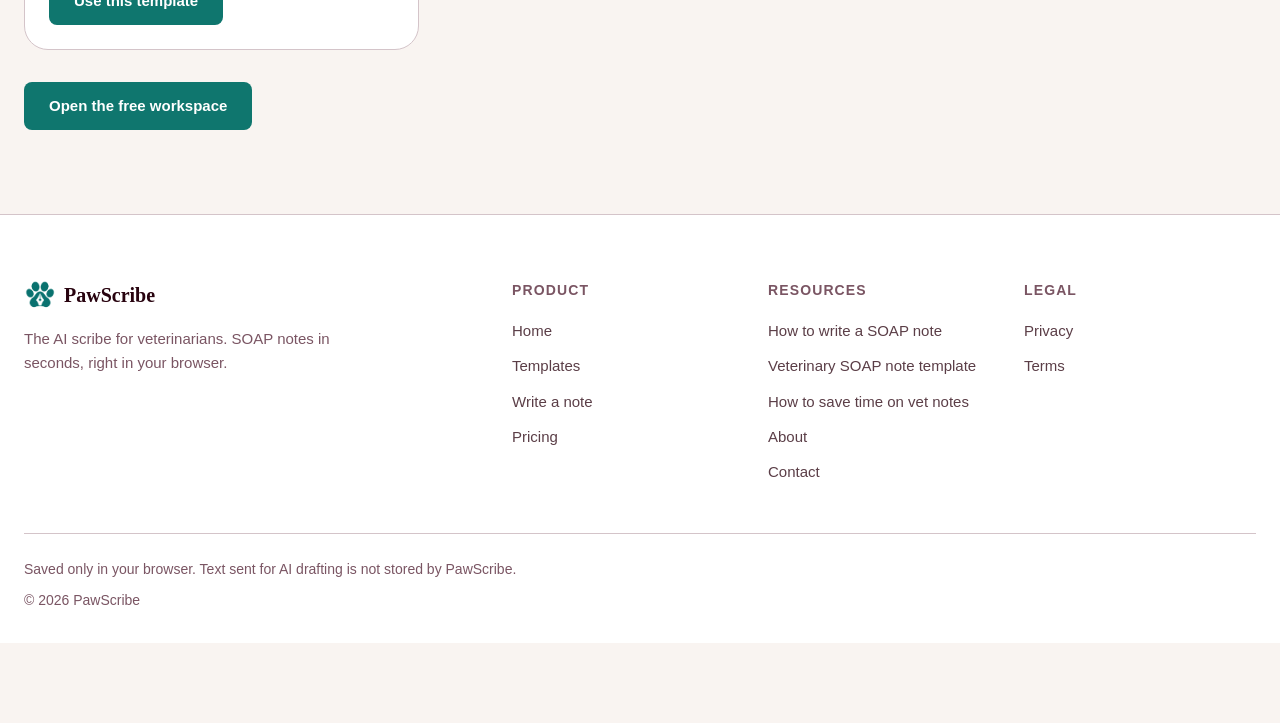
<file: templates.html>
<!DOCTYPE html>
<html lang="en">
<head>
<meta charset="utf-8">
<meta name="viewport" content="width=device-width, initial-scale=1">
<title>SOAP Note Templates for Vets | PawScribe</title>
<meta name="description" content="Seven free veterinary SOAP note templates — dog and cat wellness, vaccination, dental, surgery follow-up, emergency, and senior check. Open any template in the workspace, no account needed.">
<link rel="canonical" href="https://alvarado509.github.io/pawscribe/templates.html">
<meta property="og:type" content="website">
<meta property="og:title" content="SOAP Note Templates for Vets | PawScribe">
<meta property="og:description" content="Seven free veterinary SOAP note templates. Open any template in the workspace — no account needed.">
<meta property="og:url" content="https://alvarado509.github.io/pawscribe/templates.html">
<meta property="og:image" content="https://alvarado509.github.io/pawscribe/assets/pawscribe-logo.png">
<meta name="twitter:card" content="summary">
<meta name="twitter:title" content="SOAP Note Templates for Vets | PawScribe">
<meta name="twitter:description" content="Seven free veterinary SOAP note templates — no account needed.">
<link rel="icon" href="assets/favicon.ico?v=5">
<link rel="stylesheet" href="assets/style.css?v=5">
<link rel="stylesheet" href="assets/marketing.css?v=5">
<script defer src="assets/app.js?v=5"></script>
<script defer src="assets/templates.js?v=5"></script>
</head>
<body>
<header class="site-header">
  <div class="header-inner">
    <a class="brand" href="index.html">
      <img src="assets/pawscribe-logo.png" alt="PawScribe logo" width="32" height="32">
      PawScribe
    </a>
    <nav class="main-nav" aria-label="Main">
      <a href="index.html">Home</a>
      <a href="templates.html" aria-current="page">Templates</a>
      <a href="app.html">Write a note</a>
      <a href="pricing.html">Pricing</a>
    </nav>
    <div class="header-actions">
      <button class="icon-btn" id="theme-toggle" type="button" aria-label="Switch to dark mode">
        <svg class="icon" data-icon-moon aria-hidden="true" viewBox="0 0 24 24" fill="none" stroke="currentColor" stroke-width="1.7" stroke-linecap="round" stroke-linejoin="round"><path d="M21 12.8A9 9 0 1 1 11.2 3 7 7 0 0 0 21 12.8z"/></svg>
        <svg class="icon" data-icon-sun aria-hidden="true" hidden viewBox="0 0 24 24" fill="none" stroke="currentColor" stroke-width="1.7" stroke-linecap="round" stroke-linejoin="round"><circle cx="12" cy="12" r="4"/><path d="M12 2v2M12 20v2M4.9 4.9l1.4 1.4M17.7 17.7l1.4 1.4M2 12h2M20 12h2M4.9 19.1l1.4-1.4M17.7 6.3l1.4-1.4"/></svg>
      </button>
      <span data-auth-logged-out>
        <a class="signin-link" href="auth.html">Sign in</a>
      </span>
      <span class="user-chip" data-auth-logged-in hidden>
        <svg class="icon icon-sm" aria-hidden="true" viewBox="0 0 24 24" fill="none" stroke="currentColor" stroke-width="1.7" stroke-linecap="round" stroke-linejoin="round"><circle cx="12" cy="8" r="4"/><path d="M4 21a8 8 0 0 1 16 0"/></svg>
        <span data-user-first-name></span>
        <a href="dashboard.html">Dashboard</a>
      </span>
      <a class="btn btn-primary header-cta" href="auth.html">Try free</a>
      <button class="icon-btn menu-toggle" id="menu-toggle" type="button" aria-label="Open menu" aria-expanded="false" aria-controls="mobile-nav">
        <svg class="icon" data-icon-menu aria-hidden="true" viewBox="0 0 24 24" fill="none" stroke="currentColor" stroke-width="1.7" stroke-linecap="round" stroke-linejoin="round"><path d="M4 6h16M4 12h16M4 18h16"/></svg>
        <svg class="icon" data-icon-close aria-hidden="true" hidden viewBox="0 0 24 24" fill="none" stroke="currentColor" stroke-width="1.7" stroke-linecap="round" stroke-linejoin="round"><path d="M18 6 6 18M6 6l12 12"/></svg>
      </button>
    </div>
  </div>
  <nav class="mobile-nav" id="mobile-nav" aria-label="Mobile">
    <a href="index.html">Home</a>
    <a href="templates.html" aria-current="page">Templates</a>
    <a href="app.html">Write a note</a>
    <a href="pricing.html">Pricing</a>
    <span data-auth-logged-out>
      <a href="auth.html">Sign in</a>
    </span>
    <span data-auth-logged-in hidden>
      <a href="dashboard.html">Dashboard</a>
    </span>
    <a class="btn btn-primary" href="auth.html">Try free</a>
  </nav>
</header>

<main>
  <section class="hero page-hero">
    <div class="container">
      <p><span class="eyebrow">Template library</span></p>
      <h1 class="hero-title">Templates for every <em>visit</em></h1>
      <p class="hero-sub">Seven free SOAP templates. Pick one, fill in the fields, get a structured note — no account, no install.</p>
    </div>
  </section>

  <section class="section">
    <div class="container">
      <div class="grid grid-3" id="template-grid"></div>
      <p id="template-fallback" hidden>Templates could not be loaded. <a href="app.html">Open the workspace</a> to use them instead.</p>
      <noscript><p>These templates need JavaScript to load. <a href="app.html">Open the workspace</a> to use them.</p></noscript>
      <p style="margin-top:32px"><a class="btn btn-primary" href="app.html">Open the free workspace</a></p>
    </div>
  </section>
</main>

<footer class="site-footer">
  <div class="footer-inner">
    <div class="footer-grid">
      <div class="footer-brand">
        <a class="brand" href="index.html">
          <img src="assets/pawscribe-logo.png" alt="PawScribe logo" width="32" height="32">
          PawScribe
        </a>
        <p class="footer-tagline">The AI scribe for veterinarians. SOAP notes in seconds, right in your browser.</p>
      </div>
      <div class="footer-col">
        <h4>Product</h4>
        <ul>
          <li><a href="index.html">Home</a></li>
          <li><a href="templates.html" aria-current="page">Templates</a></li>
          <li><a href="app.html">Write a note</a></li>
          <li><a href="pricing.html">Pricing</a></li>
        </ul>
      </div>
      <div class="footer-col">
        <h4>Resources</h4>
        <ul>
          <li><a href="how-to-write-a-soap-note.html">How to write a SOAP note</a></li>
          <li><a href="veterinary-soap-note-template.html">Veterinary SOAP note template</a></li>
          <li><a href="how-to-save-time-on-vet-notes.html">How to save time on vet notes</a></li>
          <li><a href="about.html">About</a></li>
          <li><a href="contact.html">Contact</a></li>
        </ul>
      </div>
      <div class="footer-col">
        <h4>Legal</h4>
        <ul>
          <li><a href="privacy.html">Privacy</a></li>
          <li><a href="terms.html">Terms</a></li>
        </ul>
      </div>
    </div>
    <div class="footer-bottom">
      <p>Saved only in your browser. Text sent for AI drafting is not stored by PawScribe.</p>
      <p>&copy; 2026 PawScribe</p>
    </div>
  </div>
</footer>

<a class="fab" id="contact-fab" href="contact.html" aria-label="Contact us">
  <svg class="icon" aria-hidden="true" viewBox="0 0 24 24" fill="none" stroke="currentColor" stroke-width="1.7" stroke-linecap="round" stroke-linejoin="round"><path d="M21 11.5a8.5 8.5 0 0 1-8.5 8.5c-1.5 0-2.9-.4-4.1-1L3 20l1.1-5.4A8.5 8.5 0 1 1 21 11.5z"/></svg>
</a>

<div class="toast" id="toast" role="status"></div>
<script>
/* Render the 7 templates from assets/templates.js?v=5 — the same data the
   workspace uses, so the library and the workspace can never drift apart.
   Field shape in templates.js: {label, placeholder}. */
document.addEventListener("DOMContentLoaded", function () {
  var grid = document.getElementById("template-grid");
  var fallback = document.getElementById("template-fallback");
  if (!grid) return;
  if (!window.PAWSCRIBE_TEMPLATES || !window.PAWSCRIBE_TEMPLATES.length) {
    if (fallback) fallback.hidden = false;
    return;
  }
  window.PAWSCRIBE_TEMPLATES.forEach(function (t) {
    var card = document.createElement("article");
    card.className = "template-card";

    var title = document.createElement("h3");
    title.textContent = t.title;

    var badge = document.createElement("p");
    var pill = document.createElement("span");
    pill.className = "pill";
    pill.textContent = t.species;
    badge.appendChild(pill);

    var desc = document.createElement("p");
    desc.textContent = t.description;

    var asks = document.createElement("p");
    var asksLabel = document.createElement("strong");
    asksLabel.textContent = "This template asks for: ";
    asks.appendChild(asksLabel);
    asks.appendChild(document.createTextNode(
      (t.fields || []).map(function (f) { return f.label; }).join(", ")
    ));

    var link = document.createElement("a");
    link.className = "btn btn-primary";
    link.href = "app.html?template=" + encodeURIComponent(t.id);
    link.textContent = "Use this template";

    card.appendChild(title);
    card.appendChild(badge);
    card.appendChild(desc);
    card.appendChild(asks);
    card.appendChild(link);
    grid.appendChild(card);
  });
});
</script>
</body>
</html>
</file>
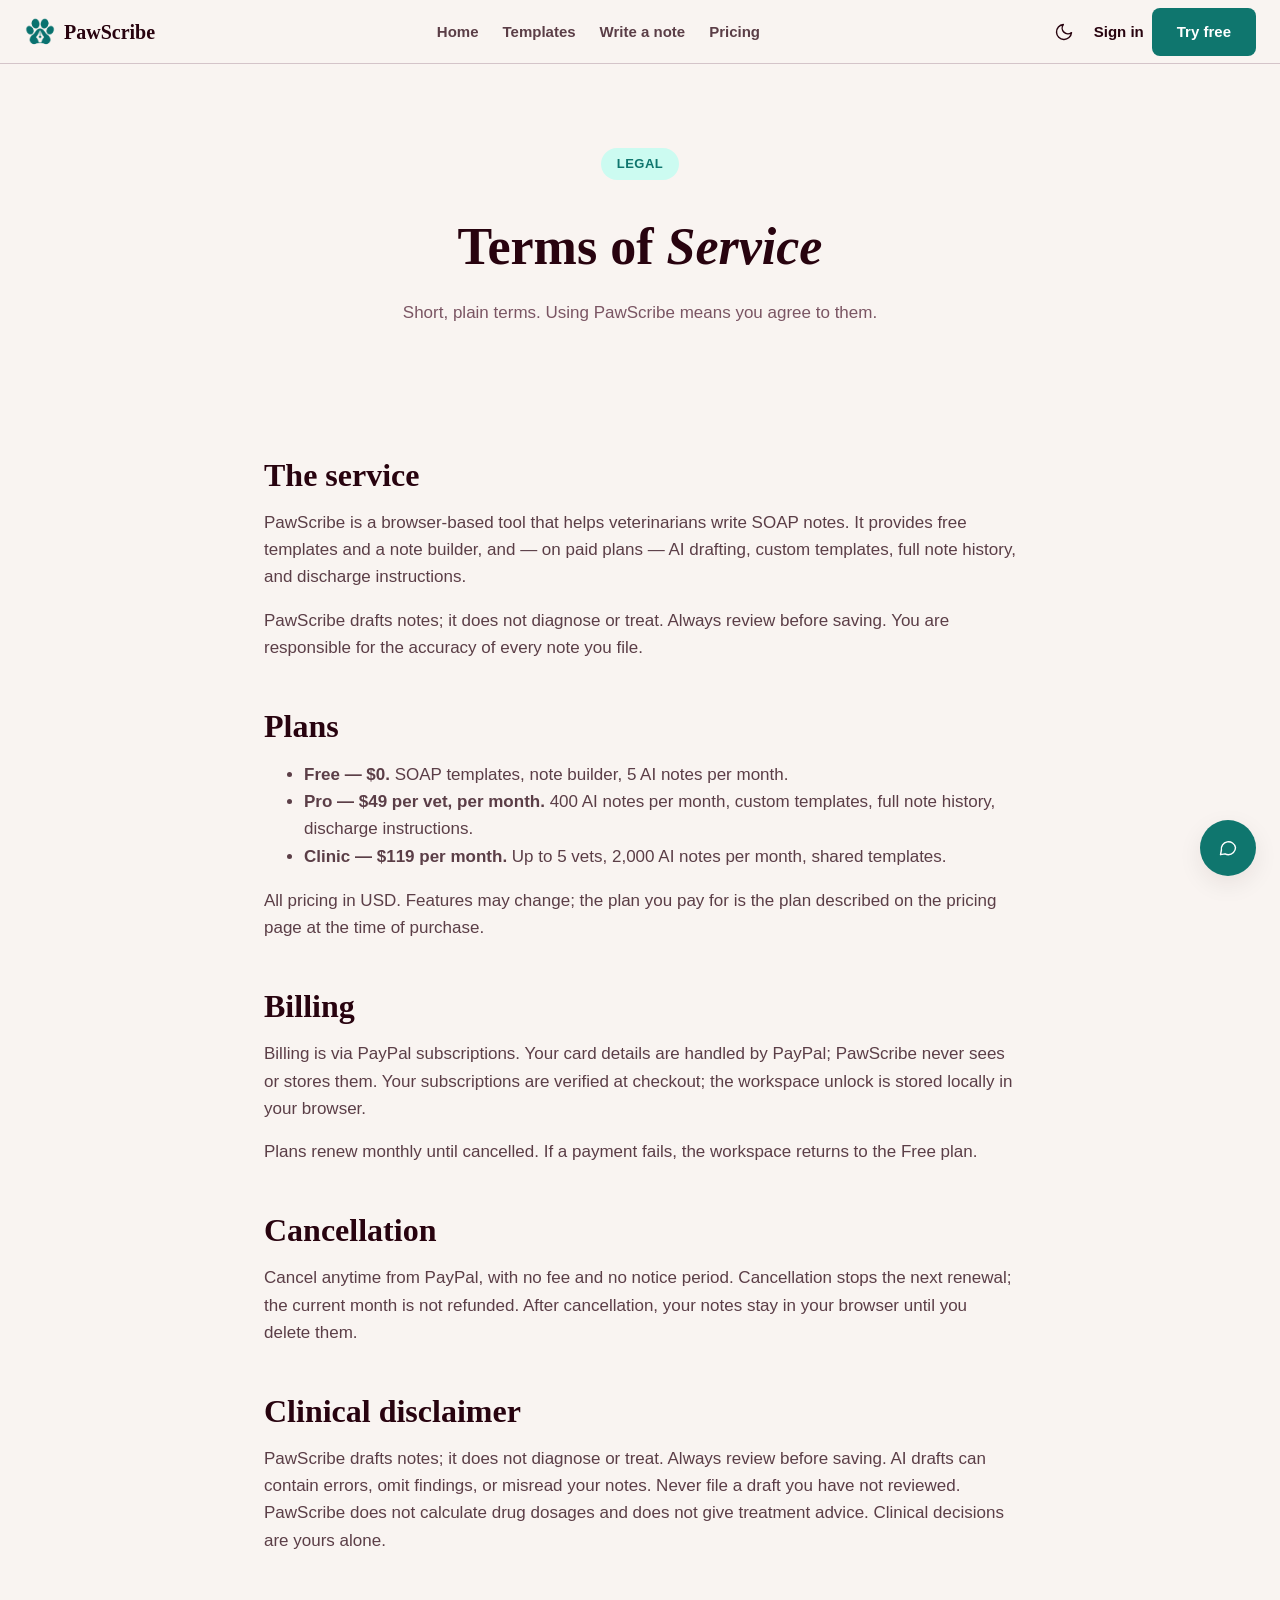
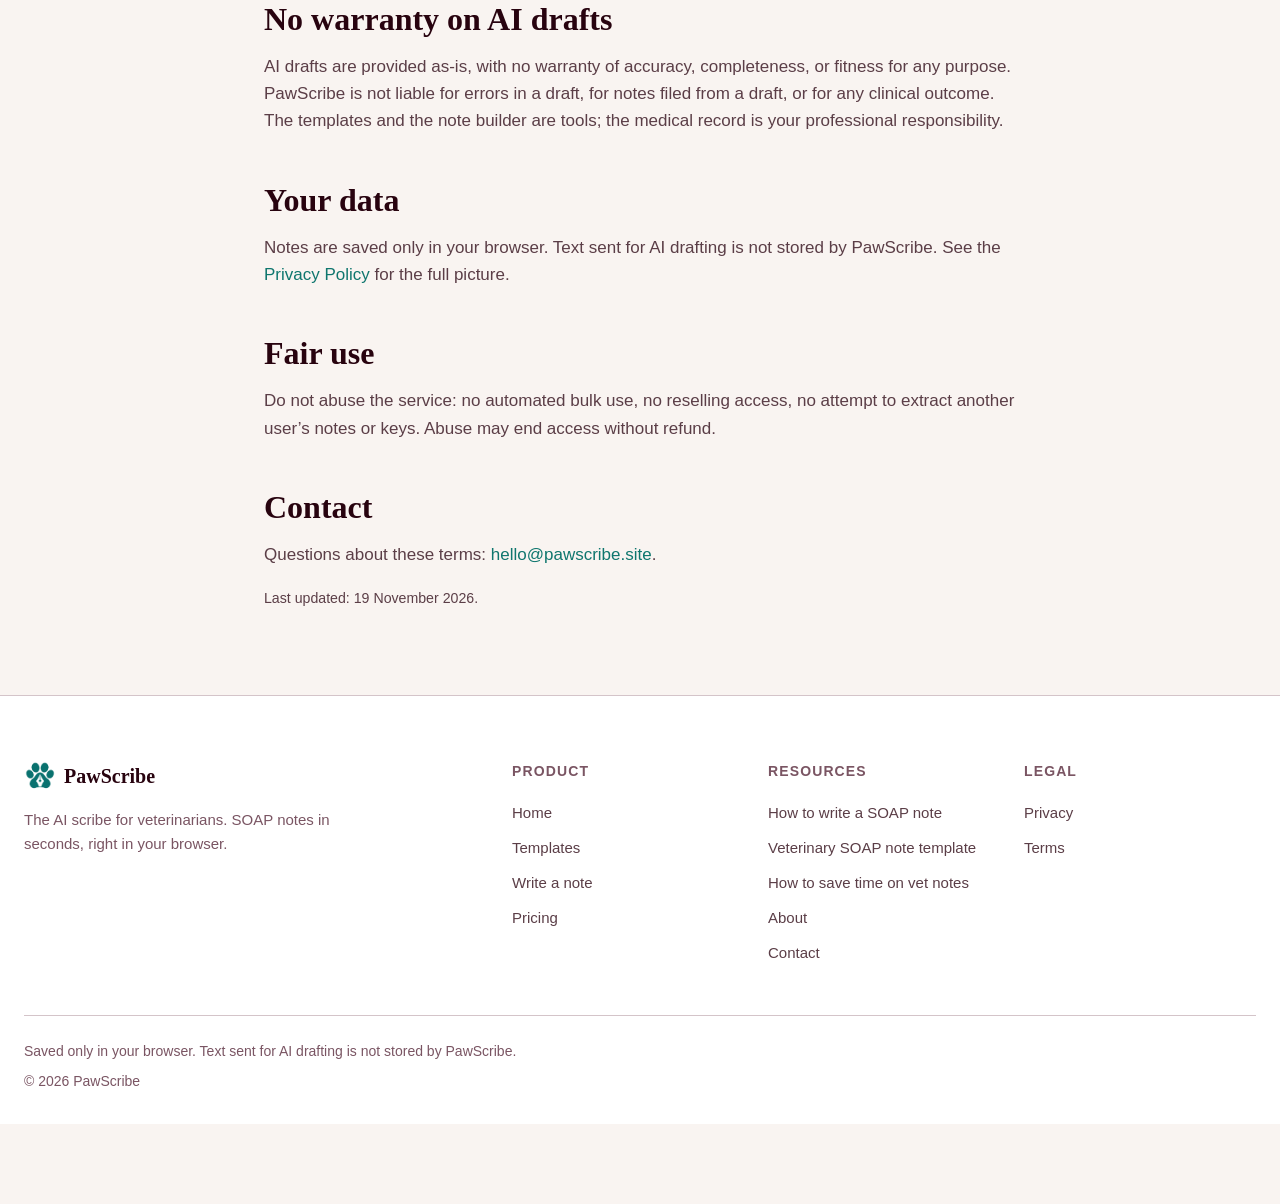
<file: terms.html>
<!DOCTYPE html>
<html lang="en">
<head>
<meta charset="utf-8">
<meta name="viewport" content="width=device-width, initial-scale=1">
<title>Terms of Service | PawScribe</title>
<meta name="description" content="PawScribe terms of service: plans, PayPal billing, cancellation, and the clinical disclaimer — PawScribe drafts notes; it does not diagnose or treat.">
<link rel="canonical" href="https://alvarado509.github.io/pawscribe/terms.html">
<meta property="og:type" content="website">
<meta property="og:title" content="Terms of Service | PawScribe">
<meta property="og:description" content="Plans, PayPal billing, cancellation, and the clinical disclaimer.">
<meta property="og:url" content="https://alvarado509.github.io/pawscribe/terms.html">
<meta name="twitter:card" content="summary">
<meta name="twitter:title" content="Terms of Service | PawScribe">
<meta name="twitter:description" content="Plans, PayPal billing, cancellation, and the clinical disclaimer.">
<link rel="icon" href="assets/favicon.ico?v=5">
<link rel="stylesheet" href="assets/style.css?v=5">
<link rel="stylesheet" href="assets/marketing.css?v=5">
<script defer src="assets/app.js?v=5"></script>
</head>
<body>
<header class="site-header">
  <div class="header-inner">
    <a class="brand" href="index.html">
      <img src="assets/pawscribe-logo.png" alt="PawScribe logo" width="32" height="32">
      PawScribe
    </a>
    <nav class="main-nav" aria-label="Main">
      <a href="index.html">Home</a>
      <a href="templates.html">Templates</a>
      <a href="app.html">Write a note</a>
      <a href="pricing.html">Pricing</a>
    </nav>
    <div class="header-actions">
      <button class="icon-btn" id="theme-toggle" type="button" aria-label="Switch to dark mode">
        <svg class="icon" data-icon-moon aria-hidden="true" viewBox="0 0 24 24" fill="none" stroke="currentColor" stroke-width="1.7" stroke-linecap="round" stroke-linejoin="round"><path d="M21 12.8A9 9 0 1 1 11.2 3 7 7 0 0 0 21 12.8z"/></svg>
        <svg class="icon" data-icon-sun aria-hidden="true" hidden viewBox="0 0 24 24" fill="none" stroke="currentColor" stroke-width="1.7" stroke-linecap="round" stroke-linejoin="round"><circle cx="12" cy="12" r="4"/><path d="M12 2v2M12 20v2M4.9 4.9l1.4 1.4M17.7 17.7l1.4 1.4M2 12h2M20 12h2M4.9 19.1l1.4-1.4M17.7 6.3l1.4-1.4"/></svg>
      </button>
      <span data-auth-logged-out>
        <a class="signin-link" href="auth.html">Sign in</a>
      </span>
      <span class="user-chip" data-auth-logged-in hidden>
        <svg class="icon icon-sm" aria-hidden="true" viewBox="0 0 24 24" fill="none" stroke="currentColor" stroke-width="1.7" stroke-linecap="round" stroke-linejoin="round"><circle cx="12" cy="8" r="4"/><path d="M4 21a8 8 0 0 1 16 0"/></svg>
        <span data-user-first-name></span>
        <a href="dashboard.html">Dashboard</a>
      </span>
      <a class="btn btn-primary header-cta" href="auth.html">Try free</a>
      <button class="icon-btn menu-toggle" id="menu-toggle" type="button" aria-label="Open menu" aria-expanded="false" aria-controls="mobile-nav">
        <svg class="icon" data-icon-menu aria-hidden="true" viewBox="0 0 24 24" fill="none" stroke="currentColor" stroke-width="1.7" stroke-linecap="round" stroke-linejoin="round"><path d="M4 6h16M4 12h16M4 18h16"/></svg>
        <svg class="icon" data-icon-close aria-hidden="true" hidden viewBox="0 0 24 24" fill="none" stroke="currentColor" stroke-width="1.7" stroke-linecap="round" stroke-linejoin="round"><path d="M18 6 6 18M6 6l12 12"/></svg>
      </button>
    </div>
  </div>
  <nav class="mobile-nav" id="mobile-nav" aria-label="Mobile">
    <a href="index.html">Home</a>
    <a href="templates.html">Templates</a>
    <a href="app.html">Write a note</a>
    <a href="pricing.html">Pricing</a>
    <span data-auth-logged-out>
      <a href="auth.html">Sign in</a>
    </span>
    <span data-auth-logged-in hidden>
      <a href="dashboard.html">Dashboard</a>
    </span>
    <a class="btn btn-primary" href="auth.html">Try free</a>
  </nav>
</header>

<main>
  <section class="hero page-hero">
    <div class="container">
      <p><span class="eyebrow">Legal</span></p>
      <h1 class="hero-title">Terms of <em>Service</em></h1>
      <p class="hero-sub">Short, plain terms. Using PawScribe means you agree to them.</p>
    </div>
  </section>

  <section class="section">
    <div class="container prose">
      <h2>The service</h2>
      <p>PawScribe is a browser-based tool that helps veterinarians write SOAP notes. It provides free templates and a note builder, and — on paid plans — AI drafting, custom templates, full note history, and discharge instructions.</p>
      <p>PawScribe drafts notes; it does not diagnose or treat. Always review before saving. You are responsible for the accuracy of every note you file.</p>

      <h2>Plans</h2>
      <ul>
        <li><strong>Free — $0.</strong> SOAP templates, note builder, 5 AI notes per month.</li>
        <li><strong>Pro — $49 per vet, per month.</strong> 400 AI notes per month, custom templates, full note history, discharge instructions.</li>
        <li><strong>Clinic — $119 per month.</strong> Up to 5 vets, 2,000 AI notes per month, shared templates.</li>
      </ul>
      <p>All pricing in USD. Features may change; the plan you pay for is the plan described on the pricing page at the time of purchase.</p>

      <h2>Billing</h2>
      <p>Billing is via PayPal subscriptions. Your card details are handled by PayPal; PawScribe never sees or stores them. Your subscriptions are verified at checkout; the workspace unlock is stored locally in your browser.</p>
      <p>Plans renew monthly until cancelled. If a payment fails, the workspace returns to the Free plan.</p>

      <h2>Cancellation</h2>
      <p>Cancel anytime from PayPal, with no fee and no notice period. Cancellation stops the next renewal; the current month is not refunded. After cancellation, your notes stay in your browser until you delete them.</p>

      <h2>Clinical disclaimer</h2>
      <p>PawScribe drafts notes; it does not diagnose or treat. Always review before saving. AI drafts can contain errors, omit findings, or misread your notes. Never file a draft you have not reviewed. PawScribe does not calculate drug dosages and does not give treatment advice. Clinical decisions are yours alone.</p>

      <h2>No warranty on AI drafts</h2>
      <p>AI drafts are provided as-is, with no warranty of accuracy, completeness, or fitness for any purpose. PawScribe is not liable for errors in a draft, for notes filed from a draft, or for any clinical outcome. The templates and the note builder are tools; the medical record is your professional responsibility.</p>

      <h2>Your data</h2>
      <p>Notes are saved only in your browser. Text sent for AI drafting is not stored by PawScribe. See the <a href="privacy.html">Privacy Policy</a> for the full picture.</p>

      <h2>Fair use</h2>
      <p>Do not abuse the service: no automated bulk use, no reselling access, no attempt to extract another user&rsquo;s notes or keys. Abuse may end access without refund.</p>

      <h2>Contact</h2>
      <p>Questions about these terms: <a href="mailto:hello@pawscribe.site">hello@pawscribe.site</a>.</p>

      <p><small>Last updated: 19 November 2026.</small></p>
    </div>
  </section>
</main>

<footer class="site-footer">
  <div class="footer-inner">
    <div class="footer-grid">
      <div class="footer-brand">
        <a class="brand" href="index.html">
          <img src="assets/pawscribe-logo.png" alt="PawScribe logo" width="32" height="32">
          PawScribe
        </a>
        <p class="footer-tagline">The AI scribe for veterinarians. SOAP notes in seconds, right in your browser.</p>
      </div>
      <div class="footer-col">
        <h4>Product</h4>
        <ul>
          <li><a href="index.html">Home</a></li>
          <li><a href="templates.html">Templates</a></li>
          <li><a href="app.html">Write a note</a></li>
          <li><a href="pricing.html">Pricing</a></li>
        </ul>
      </div>
      <div class="footer-col">
        <h4>Resources</h4>
        <ul>
          <li><a href="how-to-write-a-soap-note.html">How to write a SOAP note</a></li>
          <li><a href="veterinary-soap-note-template.html">Veterinary SOAP note template</a></li>
          <li><a href="how-to-save-time-on-vet-notes.html">How to save time on vet notes</a></li>
          <li><a href="about.html">About</a></li>
          <li><a href="contact.html">Contact</a></li>
        </ul>
      </div>
      <div class="footer-col">
        <h4>Legal</h4>
        <ul>
          <li><a href="privacy.html">Privacy</a></li>
          <li><a href="terms.html" aria-current="page">Terms</a></li>
        </ul>
      </div>
    </div>
    <div class="footer-bottom">
      <p>Saved only in your browser. Text sent for AI drafting is not stored by PawScribe.</p>
      <p>&copy; 2026 PawScribe</p>
    </div>
  </div>
</footer>

<a class="fab" id="contact-fab" href="contact.html" aria-label="Contact us">
  <svg class="icon" aria-hidden="true" viewBox="0 0 24 24" fill="none" stroke="currentColor" stroke-width="1.7" stroke-linecap="round" stroke-linejoin="round"><path d="M21 11.5a8.5 8.5 0 0 1-8.5 8.5c-1.5 0-2.9-.4-4.1-1L3 20l1.1-5.4A8.5 8.5 0 1 1 21 11.5z"/></svg>
</a>

<div class="toast" id="toast" role="status"></div>
</body>
</html>
</file>
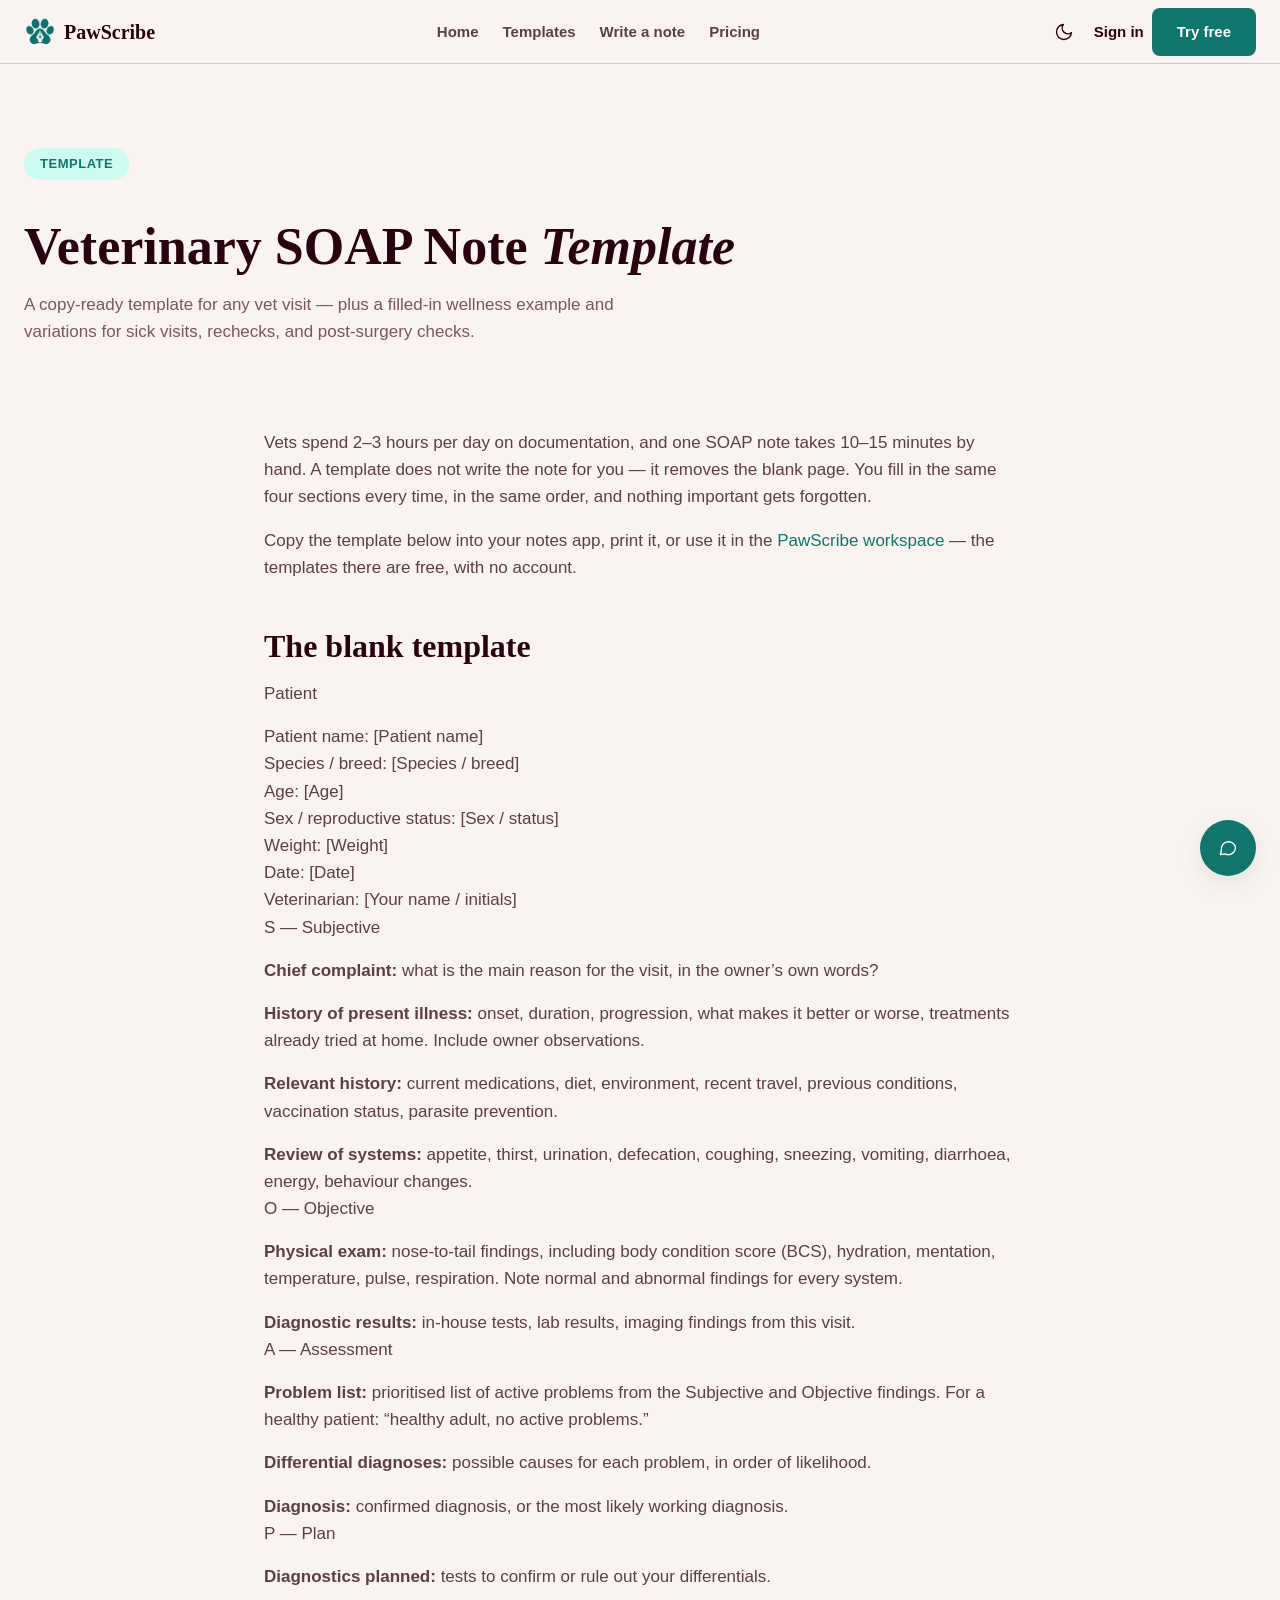
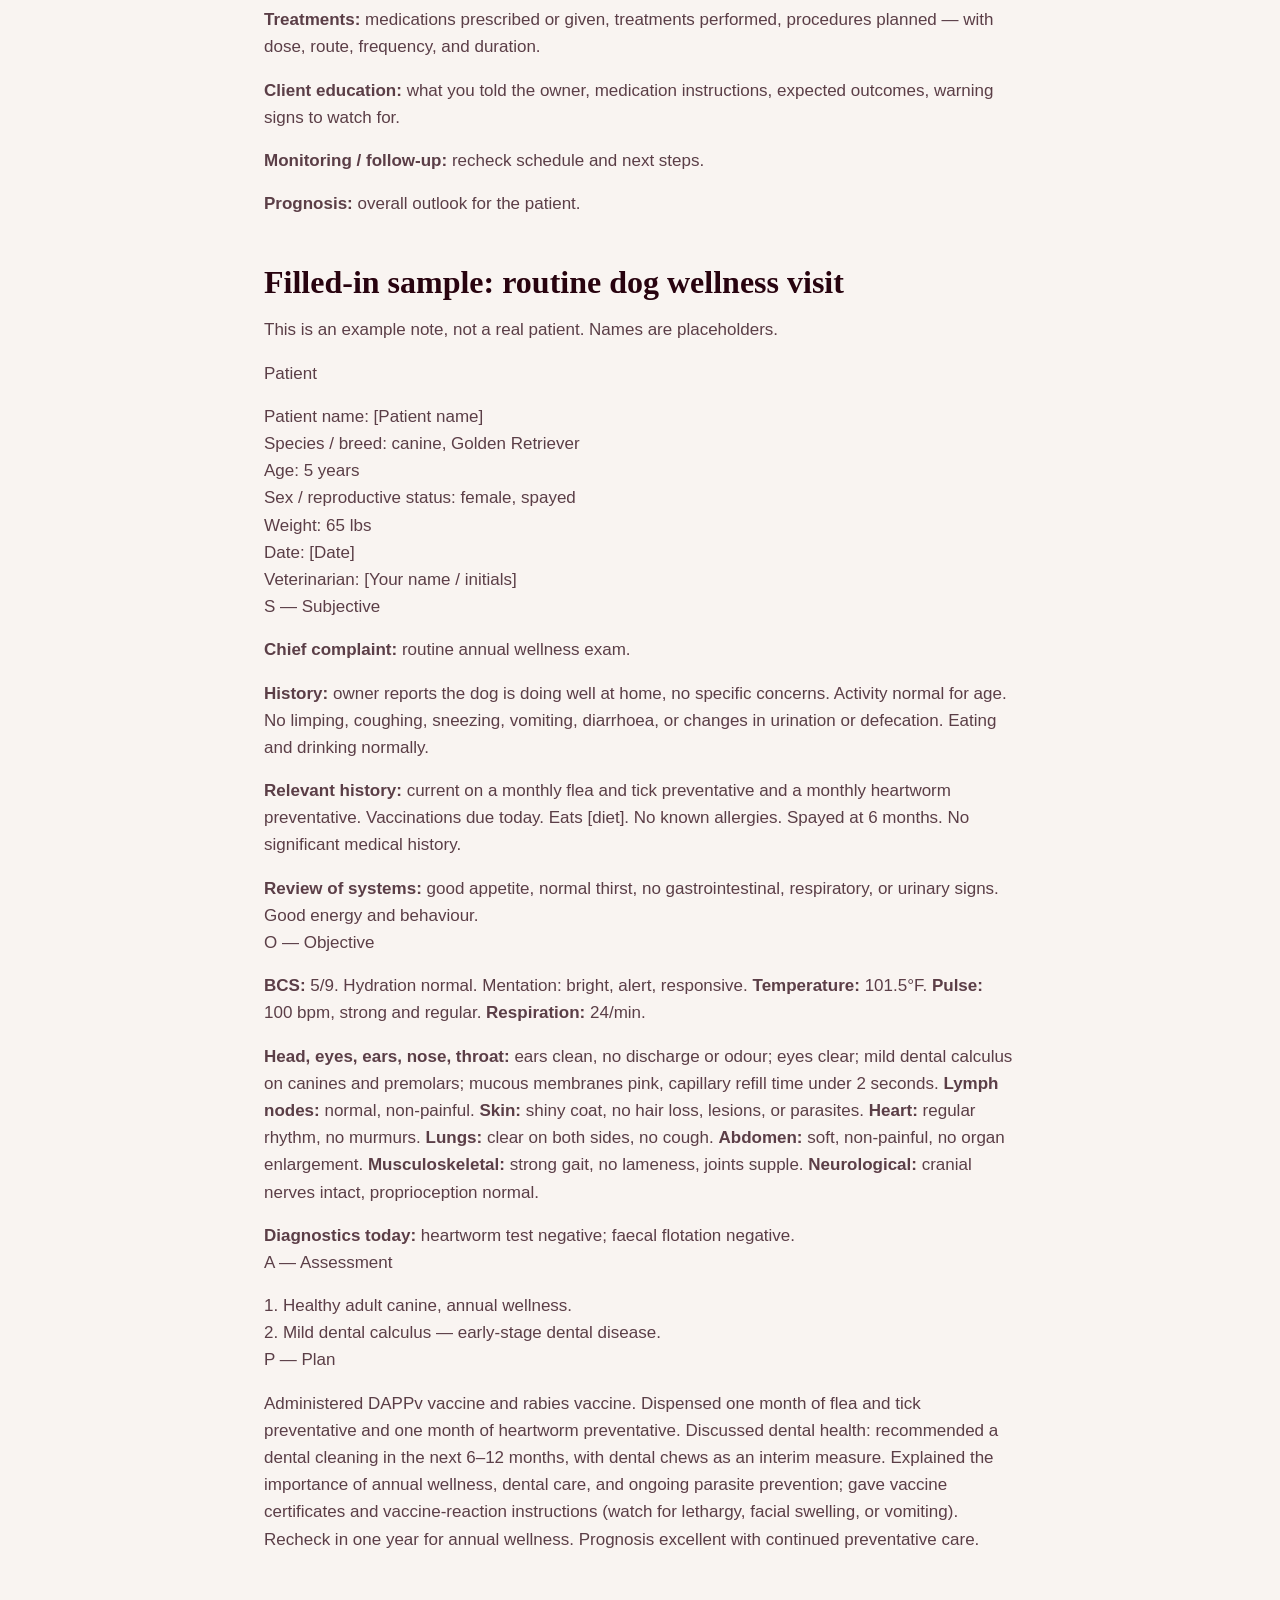
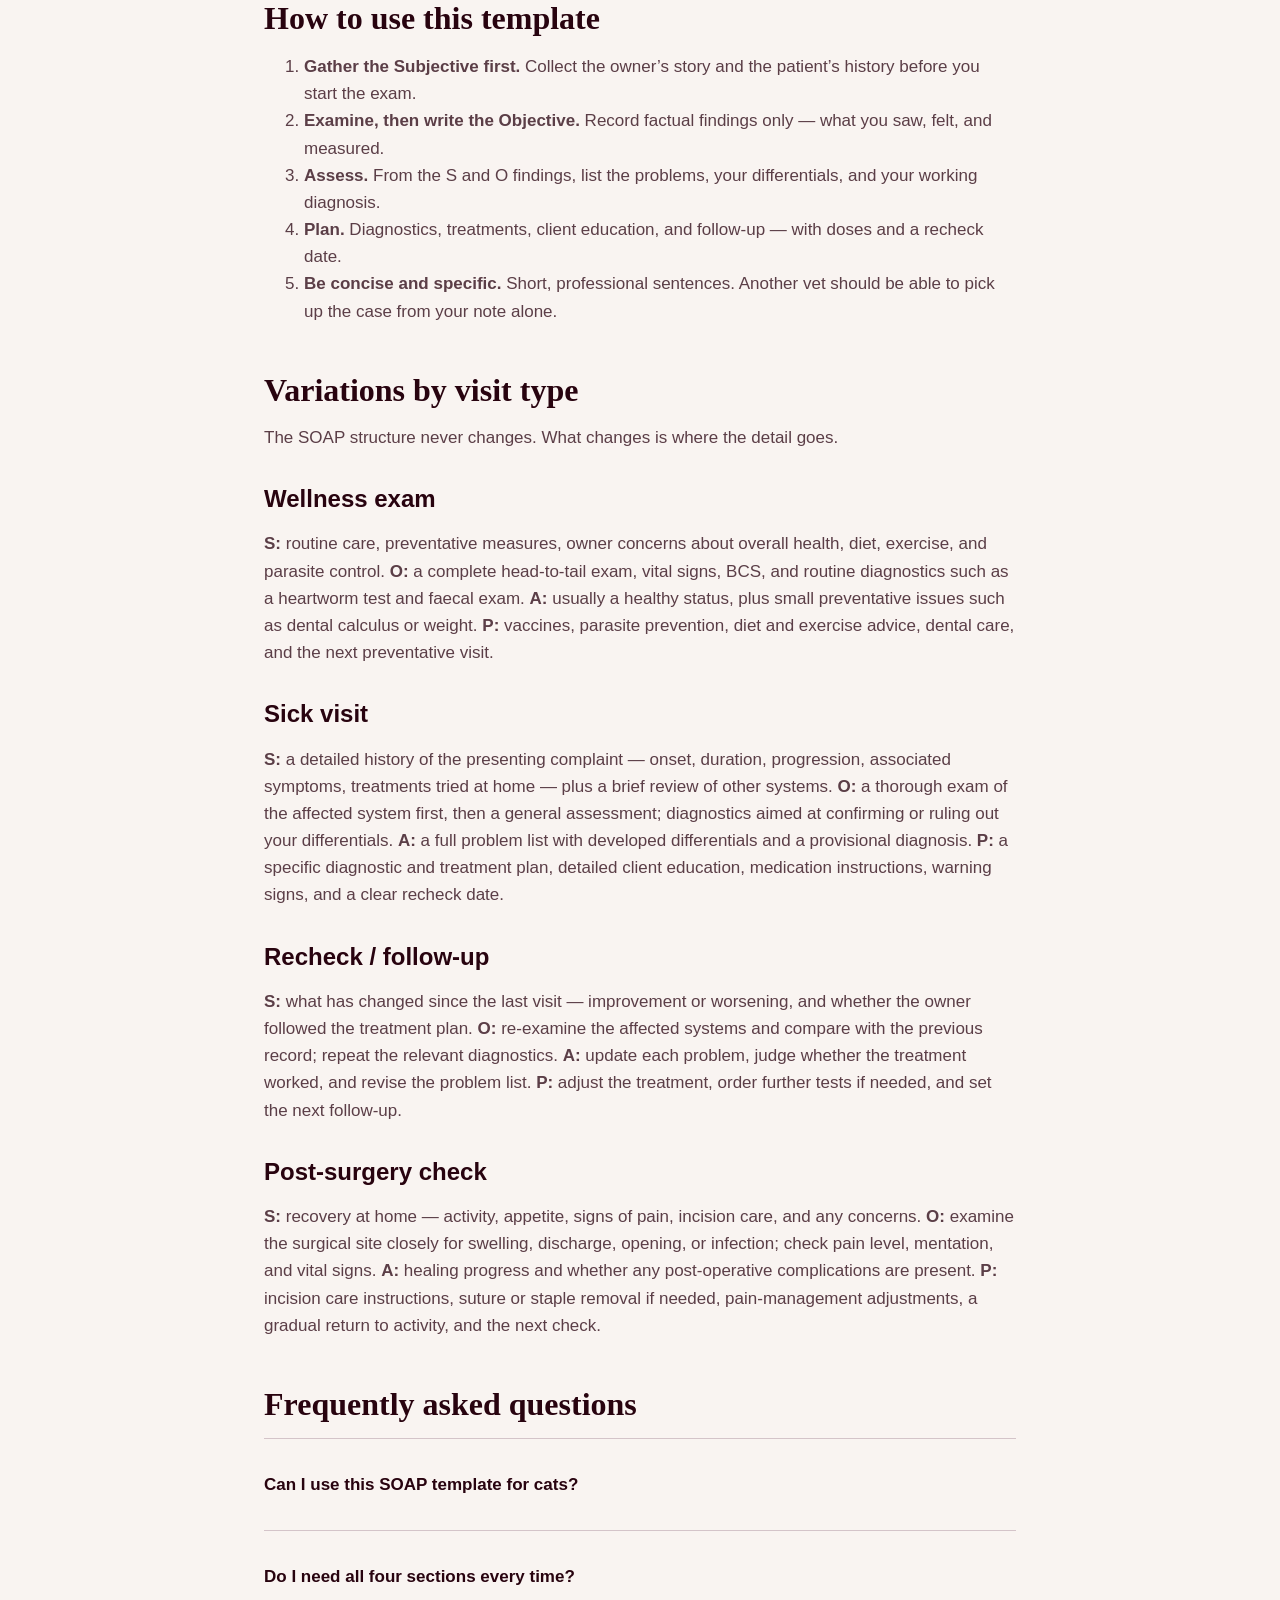
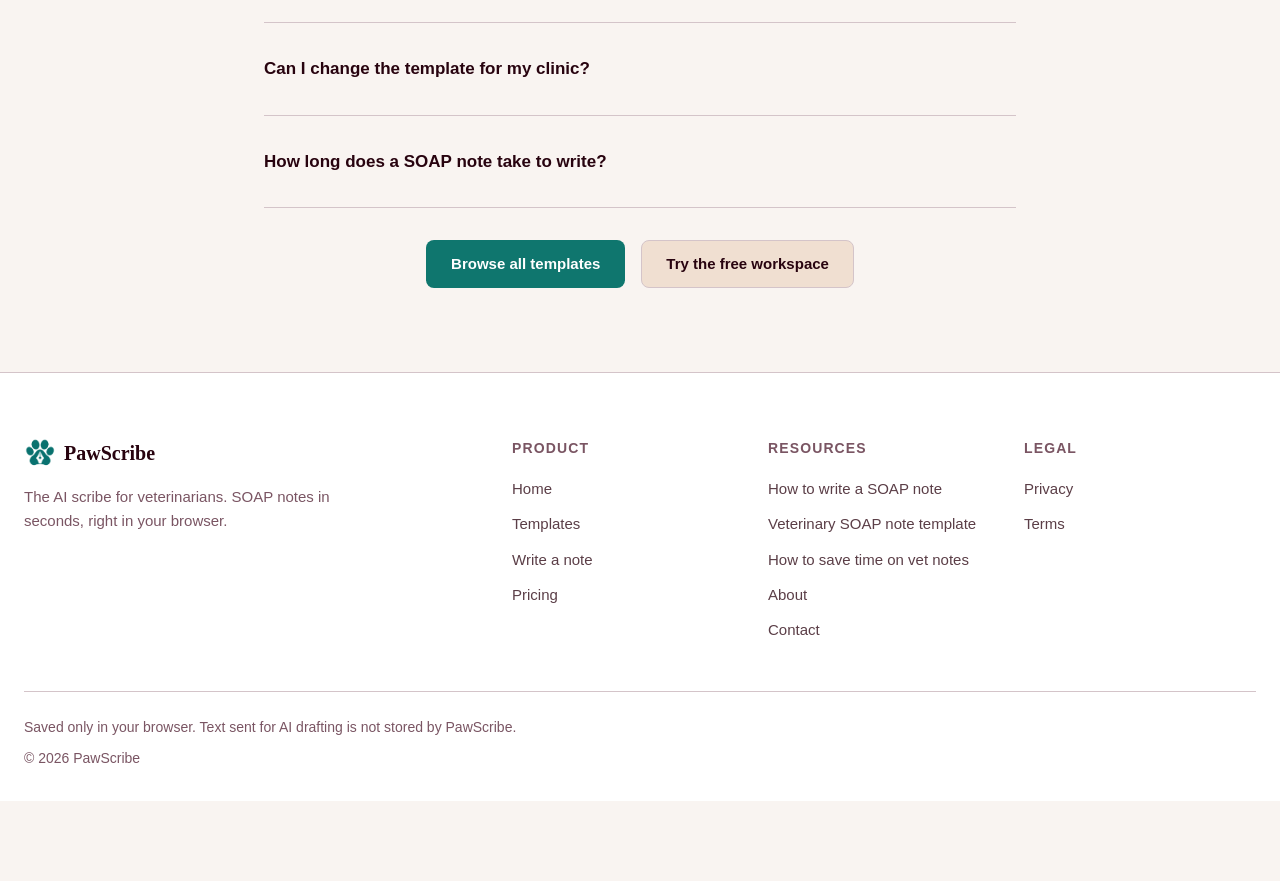
<file: veterinary-soap-note-template.html>
<!DOCTYPE html>
<html lang="en">
<head>
<meta charset="utf-8">
<meta name="viewport" content="width=device-width, initial-scale=1">
<title>Veterinary SOAP Note Template | PawScribe</title>
<meta name="description" content="A free veterinary SOAP note template you can copy: blank S/O/A/P structure, a filled-in dog wellness sample, how to use it, and variations for sick visits, rechecks, and post-surgery checks.">
<link rel="canonical" href="https://alvarado509.github.io/pawscribe/veterinary-soap-note-template.html">
<meta property="og:type" content="article">
<meta property="og:title" content="Veterinary SOAP Note Template | PawScribe">
<meta property="og:description" content="A copy-ready SOAP template for veterinary exams, with a filled-in wellness sample and variations by visit type.">
<meta property="og:url" content="https://alvarado509.github.io/pawscribe/veterinary-soap-note-template.html">
<meta property="og:image" content="https://alvarado509.github.io/pawscribe/assets/pawscribe-logo.png">
<meta name="twitter:card" content="summary">
<meta name="twitter:title" content="Veterinary SOAP Note Template | PawScribe">
<meta name="twitter:description" content="A copy-ready SOAP template for veterinary exams, with a filled-in wellness sample and variations by visit type.">
<link rel="icon" href="assets/favicon.ico?v=5">
<link rel="stylesheet" href="assets/style.css?v=5">
<link rel="stylesheet" href="assets/marketing.css?v=5">
<script defer src="assets/app.js?v=5"></script>
<script type="application/ld+json">
{
  "@context": "https://schema.org",
  "@type": "FAQPage",
  "mainEntity": [
    {
      "@type": "Question",
      "name": "Can I use this SOAP template for cats?",
      "acceptedAnswer": {
        "@type": "Answer",
        "text": "Yes. The S/O/A/P structure is the same for every species. Change the prompts to fit the patient: litter box habits and indoor/outdoor status for cats, for example, instead of walks and dog-park visits."
      }
    },
    {
      "@type": "Question",
      "name": "Do I need all four sections every time?",
      "acceptedAnswer": {
        "@type": "Answer",
        "text": "Yes, even for a routine visit. For a healthy patient the Assessment can be one line — healthy adult, no active problems — and the Plan covers vaccines, parasite prevention, and the next visit."
      }
    },
    {
      "@type": "Question",
      "name": "Can I change the template for my clinic?",
      "acceptedAnswer": {
        "@type": "Answer",
        "text": "Yes. The template is a starting point. Add your clinic's standard phrases, remove sections you never use, and keep one version per visit type so the whole team writes notes the same way. PawScribe Pro lets you save custom templates in the workspace."
      }
    },
    {
      "@type": "Question",
      "name": "How long does a SOAP note take to write?",
      "acceptedAnswer": {
        "@type": "Answer",
        "text": "One SOAP note takes 10-15 minutes by hand, and vets spend 2-3 hours per day on documentation. A template removes the blank-page problem, and an AI scribe can turn rough notes into an editable SOAP draft in seconds."
      }
    }
  ]
}
</script>
</head>
<body>
<header class="site-header">
  <div class="header-inner">
    <a class="brand" href="index.html">
      <img src="assets/pawscribe-logo.png" alt="PawScribe logo" width="32" height="32">
      PawScribe
    </a>
    <nav class="main-nav" aria-label="Main">
      <a href="index.html">Home</a>
      <a href="templates.html">Templates</a>
      <a href="app.html">Write a note</a>
      <a href="pricing.html">Pricing</a>
    </nav>
    <div class="header-actions">
      <button class="icon-btn" id="theme-toggle" type="button" aria-label="Switch to dark mode">
        <svg class="icon" data-icon-moon aria-hidden="true" viewBox="0 0 24 24" fill="none" stroke="currentColor" stroke-width="1.7" stroke-linecap="round" stroke-linejoin="round"><path d="M21 12.8A9 9 0 1 1 11.2 3 7 7 0 0 0 21 12.8z"/></svg>
        <svg class="icon" data-icon-sun aria-hidden="true" hidden viewBox="0 0 24 24" fill="none" stroke="currentColor" stroke-width="1.7" stroke-linecap="round" stroke-linejoin="round"><circle cx="12" cy="12" r="4"/><path d="M12 2v2M12 20v2M4.9 4.9l1.4 1.4M17.7 17.7l1.4 1.4M2 12h2M20 12h2M4.9 19.1l1.4-1.4M17.7 6.3l1.4-1.4"/></svg>
      </button>
      <span data-auth-logged-out>
        <a class="signin-link" href="auth.html">Sign in</a>
      </span>
      <span class="user-chip" data-auth-logged-in hidden>
        <svg class="icon icon-sm" aria-hidden="true" viewBox="0 0 24 24" fill="none" stroke="currentColor" stroke-width="1.7" stroke-linecap="round" stroke-linejoin="round"><circle cx="12" cy="8" r="4"/><path d="M4 21a8 8 0 0 1 16 0"/></svg>
        <span data-user-first-name></span>
        <a href="dashboard.html">Dashboard</a>
      </span>
      <a class="btn btn-primary header-cta" href="auth.html">Try free</a>
      <button class="icon-btn menu-toggle" id="menu-toggle" type="button" aria-label="Open menu" aria-expanded="false" aria-controls="mobile-nav">
        <svg class="icon" data-icon-menu aria-hidden="true" viewBox="0 0 24 24" fill="none" stroke="currentColor" stroke-width="1.7" stroke-linecap="round" stroke-linejoin="round"><path d="M4 6h16M4 12h16M4 18h16"/></svg>
        <svg class="icon" data-icon-close aria-hidden="true" hidden viewBox="0 0 24 24" fill="none" stroke="currentColor" stroke-width="1.7" stroke-linecap="round" stroke-linejoin="round"><path d="M18 6 6 18M6 6l12 12"/></svg>
      </button>
    </div>
  </div>
  <nav class="mobile-nav" id="mobile-nav" aria-label="Mobile">
    <a href="index.html">Home</a>
    <a href="templates.html">Templates</a>
    <a href="app.html">Write a note</a>
    <a href="pricing.html">Pricing</a>
    <span data-auth-logged-out>
      <a href="auth.html">Sign in</a>
    </span>
    <span data-auth-logged-in hidden>
      <a href="dashboard.html">Dashboard</a>
    </span>
    <a class="btn btn-primary" href="auth.html">Try free</a>
  </nav>
</header>

<main>
  <article>
    <section class="article-hero">
      <div class="container">
        <p><span class="eyebrow">Template</span></p>
        <h1 class="hero-title">Veterinary SOAP Note <em>Template</em></h1>
        <p class="hero-sub">A copy-ready template for any vet visit — plus a filled-in wellness example and variations for sick visits, rechecks, and post-surgery checks.</p>
      </div>
    </section>

    <section class="section">
      <div class="container prose">
        <p>Vets spend 2–3 hours per day on documentation, and one SOAP note takes 10–15 minutes by hand. A template does not write the note for you — it removes the blank page. You fill in the same four sections every time, in the same order, and nothing important gets forgotten.</p>
        <p>Copy the template below into your notes app, print it, or use it in the <a href="app.html">PawScribe workspace</a> — the templates there are free, with no account.</p>

        <h2>The blank template</h2>
        <div class="soap">
          <div class="soap-section">
            <p class="soap-label">Patient</p>
            <p>Patient name: [Patient name]<br>Species / breed: [Species / breed]<br>Age: [Age]<br>Sex / reproductive status: [Sex / status]<br>Weight: [Weight]<br>Date: [Date]<br>Veterinarian: [Your name / initials]</p>
          </div>
          <div class="soap-section">
            <p class="soap-label">S — Subjective</p>
            <p><strong>Chief complaint:</strong> what is the main reason for the visit, in the owner&rsquo;s own words?</p>
            <p><strong>History of present illness:</strong> onset, duration, progression, what makes it better or worse, treatments already tried at home. Include owner observations.</p>
            <p><strong>Relevant history:</strong> current medications, diet, environment, recent travel, previous conditions, vaccination status, parasite prevention.</p>
            <p><strong>Review of systems:</strong> appetite, thirst, urination, defecation, coughing, sneezing, vomiting, diarrhoea, energy, behaviour changes.</p>
          </div>
          <div class="soap-section">
            <p class="soap-label">O — Objective</p>
            <p><strong>Physical exam:</strong> nose-to-tail findings, including body condition score (BCS), hydration, mentation, temperature, pulse, respiration. Note normal and abnormal findings for every system.</p>
            <p><strong>Diagnostic results:</strong> in-house tests, lab results, imaging findings from this visit.</p>
          </div>
          <div class="soap-section">
            <p class="soap-label">A — Assessment</p>
            <p><strong>Problem list:</strong> prioritised list of active problems from the Subjective and Objective findings. For a healthy patient: &ldquo;healthy adult, no active problems.&rdquo;</p>
            <p><strong>Differential diagnoses:</strong> possible causes for each problem, in order of likelihood.</p>
            <p><strong>Diagnosis:</strong> confirmed diagnosis, or the most likely working diagnosis.</p>
          </div>
          <div class="soap-section">
            <p class="soap-label">P — Plan</p>
            <p><strong>Diagnostics planned:</strong> tests to confirm or rule out your differentials.</p>
            <p><strong>Treatments:</strong> medications prescribed or given, treatments performed, procedures planned — with dose, route, frequency, and duration.</p>
            <p><strong>Client education:</strong> what you told the owner, medication instructions, expected outcomes, warning signs to watch for.</p>
            <p><strong>Monitoring / follow-up:</strong> recheck schedule and next steps.</p>
            <p><strong>Prognosis:</strong> overall outlook for the patient.</p>
          </div>
        </div>

        <h2>Filled-in sample: routine dog wellness visit</h2>
        <p>This is an example note, not a real patient. Names are placeholders.</p>
        <div class="soap">
          <div class="soap-section">
            <p class="soap-label">Patient</p>
            <p>Patient name: [Patient name]<br>Species / breed: canine, Golden Retriever<br>Age: 5 years<br>Sex / reproductive status: female, spayed<br>Weight: 65 lbs<br>Date: [Date]<br>Veterinarian: [Your name / initials]</p>
          </div>
          <div class="soap-section">
            <p class="soap-label">S — Subjective</p>
            <p><strong>Chief complaint:</strong> routine annual wellness exam.</p>
            <p><strong>History:</strong> owner reports the dog is doing well at home, no specific concerns. Activity normal for age. No limping, coughing, sneezing, vomiting, diarrhoea, or changes in urination or defecation. Eating and drinking normally.</p>
            <p><strong>Relevant history:</strong> current on a monthly flea and tick preventative and a monthly heartworm preventative. Vaccinations due today. Eats [diet]. No known allergies. Spayed at 6 months. No significant medical history.</p>
            <p><strong>Review of systems:</strong> good appetite, normal thirst, no gastrointestinal, respiratory, or urinary signs. Good energy and behaviour.</p>
          </div>
          <div class="soap-section">
            <p class="soap-label">O — Objective</p>
            <p><strong>BCS:</strong> 5/9. Hydration normal. Mentation: bright, alert, responsive. <strong>Temperature:</strong> 101.5&deg;F. <strong>Pulse:</strong> 100 bpm, strong and regular. <strong>Respiration:</strong> 24/min.</p>
            <p><strong>Head, eyes, ears, nose, throat:</strong> ears clean, no discharge or odour; eyes clear; mild dental calculus on canines and premolars; mucous membranes pink, capillary refill time under 2 seconds. <strong>Lymph nodes:</strong> normal, non-painful. <strong>Skin:</strong> shiny coat, no hair loss, lesions, or parasites. <strong>Heart:</strong> regular rhythm, no murmurs. <strong>Lungs:</strong> clear on both sides, no cough. <strong>Abdomen:</strong> soft, non-painful, no organ enlargement. <strong>Musculoskeletal:</strong> strong gait, no lameness, joints supple. <strong>Neurological:</strong> cranial nerves intact, proprioception normal.</p>
            <p><strong>Diagnostics today:</strong> heartworm test negative; faecal flotation negative.</p>
          </div>
          <div class="soap-section">
            <p class="soap-label">A — Assessment</p>
            <p>1. Healthy adult canine, annual wellness.<br>2. Mild dental calculus — early-stage dental disease.</p>
          </div>
          <div class="soap-section">
            <p class="soap-label">P — Plan</p>
            <p>Administered DAPPv vaccine and rabies vaccine. Dispensed one month of flea and tick preventative and one month of heartworm preventative. Discussed dental health: recommended a dental cleaning in the next 6–12 months, with dental chews as an interim measure. Explained the importance of annual wellness, dental care, and ongoing parasite prevention; gave vaccine certificates and vaccine-reaction instructions (watch for lethargy, facial swelling, or vomiting). Recheck in one year for annual wellness. Prognosis excellent with continued preventative care.</p>
          </div>
        </div>

        <h2>How to use this template</h2>
        <ol>
          <li><strong>Gather the Subjective first.</strong> Collect the owner&rsquo;s story and the patient&rsquo;s history before you start the exam.</li>
          <li><strong>Examine, then write the Objective.</strong> Record factual findings only — what you saw, felt, and measured.</li>
          <li><strong>Assess.</strong> From the S and O findings, list the problems, your differentials, and your working diagnosis.</li>
          <li><strong>Plan.</strong> Diagnostics, treatments, client education, and follow-up — with doses and a recheck date.</li>
          <li><strong>Be concise and specific.</strong> Short, professional sentences. Another vet should be able to pick up the case from your note alone.</li>
        </ol>

        <h2>Variations by visit type</h2>
        <p>The SOAP structure never changes. What changes is where the detail goes.</p>
        <h3>Wellness exam</h3>
        <p><strong>S:</strong> routine care, preventative measures, owner concerns about overall health, diet, exercise, and parasite control. <strong>O:</strong> a complete head-to-tail exam, vital signs, BCS, and routine diagnostics such as a heartworm test and faecal exam. <strong>A:</strong> usually a healthy status, plus small preventative issues such as dental calculus or weight. <strong>P:</strong> vaccines, parasite prevention, diet and exercise advice, dental care, and the next preventative visit.</p>
        <h3>Sick visit</h3>
        <p><strong>S:</strong> a detailed history of the presenting complaint — onset, duration, progression, associated symptoms, treatments tried at home — plus a brief review of other systems. <strong>O:</strong> a thorough exam of the affected system first, then a general assessment; diagnostics aimed at confirming or ruling out your differentials. <strong>A:</strong> a full problem list with developed differentials and a provisional diagnosis. <strong>P:</strong> a specific diagnostic and treatment plan, detailed client education, medication instructions, warning signs, and a clear recheck date.</p>
        <h3>Recheck / follow-up</h3>
        <p><strong>S:</strong> what has changed since the last visit — improvement or worsening, and whether the owner followed the treatment plan. <strong>O:</strong> re-examine the affected systems and compare with the previous record; repeat the relevant diagnostics. <strong>A:</strong> update each problem, judge whether the treatment worked, and revise the problem list. <strong>P:</strong> adjust the treatment, order further tests if needed, and set the next follow-up.</p>
        <h3>Post-surgery check</h3>
        <p><strong>S:</strong> recovery at home — activity, appetite, signs of pain, incision care, and any concerns. <strong>O:</strong> examine the surgical site closely for swelling, discharge, opening, or infection; check pain level, mentation, and vital signs. <strong>A:</strong> healing progress and whether any post-operative complications are present. <strong>P:</strong> incision care instructions, suture or staple removal if needed, pain-management adjustments, a gradual return to activity, and the next check.</p>

        <h2>Frequently asked questions</h2>
        <div class="faq">
          <details class="faq-item">
            <summary>Can I use this SOAP template for cats?</summary>
            <p class="faq-answer">Yes. The S/O/A/P structure is the same for every species. Change the prompts to fit the patient: litter box habits and indoor/outdoor status for cats, for example, instead of walks and dog-park visits.</p>
          </details>
          <details class="faq-item">
            <summary>Do I need all four sections every time?</summary>
            <p class="faq-answer">Yes, even for a routine visit. For a healthy patient the Assessment can be one line — healthy adult, no active problems — and the Plan covers vaccines, parasite prevention, and the next visit.</p>
          </details>
          <details class="faq-item">
            <summary>Can I change the template for my clinic?</summary>
            <p class="faq-answer">Yes. The template is a starting point. Add your clinic&rsquo;s standard phrases, remove sections you never use, and keep one version per visit type so the whole team writes notes the same way. PawScribe Pro lets you save custom templates in the workspace.</p>
          </details>
          <details class="faq-item">
            <summary>How long does a SOAP note take to write?</summary>
            <p class="faq-answer">One SOAP note takes 10–15 minutes by hand, and vets spend 2–3 hours per day on documentation. A template removes the blank-page problem, and an AI scribe can turn rough notes into an editable SOAP draft in seconds.</p>
          </details>
        </div>

        <p class="hero-cta" style="margin-top:32px">
          <a class="btn btn-primary" href="templates.html">Browse all templates</a>
          <a class="btn btn-secondary" href="app.html">Try the free workspace</a>
        </p>
      </div>
    </section>
  </article>
</main>

<footer class="site-footer">
  <div class="footer-inner">
    <div class="footer-grid">
      <div class="footer-brand">
        <a class="brand" href="index.html">
          <img src="assets/pawscribe-logo.png" alt="PawScribe logo" width="32" height="32">
          PawScribe
        </a>
        <p class="footer-tagline">The AI scribe for veterinarians. SOAP notes in seconds, right in your browser.</p>
      </div>
      <div class="footer-col">
        <h4>Product</h4>
        <ul>
          <li><a href="index.html">Home</a></li>
          <li><a href="templates.html">Templates</a></li>
          <li><a href="app.html">Write a note</a></li>
          <li><a href="pricing.html">Pricing</a></li>
        </ul>
      </div>
      <div class="footer-col">
        <h4>Resources</h4>
        <ul>
          <li><a href="how-to-write-a-soap-note.html">How to write a SOAP note</a></li>
          <li><a href="veterinary-soap-note-template.html" aria-current="page">Veterinary SOAP note template</a></li>
          <li><a href="how-to-save-time-on-vet-notes.html">How to save time on vet notes</a></li>
          <li><a href="about.html">About</a></li>
          <li><a href="contact.html">Contact</a></li>
        </ul>
      </div>
      <div class="footer-col">
        <h4>Legal</h4>
        <ul>
          <li><a href="privacy.html">Privacy</a></li>
          <li><a href="terms.html">Terms</a></li>
        </ul>
      </div>
    </div>
    <div class="footer-bottom">
      <p>Saved only in your browser. Text sent for AI drafting is not stored by PawScribe.</p>
      <p>&copy; 2026 PawScribe</p>
    </div>
  </div>
</footer>

<a class="fab" id="contact-fab" href="contact.html" aria-label="Contact us">
  <svg class="icon" aria-hidden="true" viewBox="0 0 24 24" fill="none" stroke="currentColor" stroke-width="1.7" stroke-linecap="round" stroke-linejoin="round"><path d="M21 11.5a8.5 8.5 0 0 1-8.5 8.5c-1.5 0-2.9-.4-4.1-1L3 20l1.1-5.4A8.5 8.5 0 1 1 21 11.5z"/></svg>
</a>

<div class="toast" id="toast" role="status"></div>
</body>
</html>
</file>
<file: assets/style.css>
/* ============================================================
   PawScribe v2 — Design System
   HEIDI HEALTH, copied exactly (tokens read from Heidi's own
   live CSS, 2026-11-19): sand/bark palette, Exposure-style
   editorial serif headlines, generous section spacing, large
   radii. ONE adaptation: Heidi's forest-green accent is
   PawScribe teal #0F766E (the logo is teal).
   Heidi tokens: sand-50 #F9F4F1, sand-100 #F6ECE4,
   sand-200 #F0DFD1, sand-300 #ECD7C6, bark-900 #28030F,
   bark-800 #4C2934, bark-700 #5B3E47, bark-500 #8A7078,
   bark-300 #C39DA8, bark-200 #D4C4C9, bark-100 #E9E2E3.
   Headings: heading-1 52px, heading-2 40px, heading-3 36px,
   heading-5 24px. Sections: 64px mobile / 84px desktop.
   Radii: md 8px, lg 12px, 2xl 24px, 3xl 36px.
   ============================================================ */

/* ---------- Tokens ---------- */
:root {
  --bg: #F9F4F1;            /* Heidi sand-50 */
  --surface: #FFFFFF;
  --sand-100: #F6ECE4;
  --sand-200: #F0DFD1;
  --sand-300: #ECD7C6;
  --ink: #28030F;           /* Heidi bark-900 */
  --body: #5B3E47;          /* Heidi bark-700 */
  --secondary: #7A5563;     /* Heidi bark-500 #8A7078 darkened: it measures 4.12:1 on sand-50, below the 4.5:1 bar — this passes at 5.82:1 */
  --border: #D4C4C9;        /* Heidi bark-200 */
  --border-strong: #C39DA8; /* Heidi bark-300 */
  --teal: #0F766E;          /* PawScribe brand (Heidi forest-700 #2B6433) */
  --teal-hover: #0B5E57;
  --teal-tint-bg: #CCFBF1;
  --teal-tint-border: #99F6E4;
  --sage: #15803D;
  --amber-bg: #FFFBEB;
  --amber-text: #92400E;
  --amber-border: #FDE68A;
  --serif: Georgia, "Times New Roman", serif;
  --sans: -apple-system, BlinkMacSystemFont, "Segoe UI", Roboto, Helvetica, Arial, sans-serif;
  --mono: ui-monospace, SFMono-Regular, Menlo, Consolas, monospace;
  --radius-card: 24px;      /* Heidi radius-2xl */
  --radius-btn: 8px;        /* Heidi radius-md */
  --radius-lg: 12px;        /* Heidi radius-lg */
  --shadow-elevated: 0 8px 24px rgba(40, 3, 15, .08);
  --header-h: 64px;
  --max-w: 1280px;          /* Heidi container-wide */
}

/* Dark mode: Heidi has none; bark-based dark keeps the same warmth */
[data-theme="dark"] {
  --bg: #211217;
  --surface: #2E151D;
  --sand-100: #3A1B24;
  --sand-200: #4C2934;
  --sand-300: #5B3E47;
  --ink: #FBF9FA;
  --body: #E9E2E3;
  --secondary: #C39DA8;
  --border: #4C2934;
  --border-strong: #5B3E47;
  --teal: #2DD4BF;
  --teal-hover: #5EEAD4;
  --teal-tint-bg: #134E4A;
  --teal-tint-border: #0F766E;
  --amber-bg: #451A03;
  --amber-text: #FDE68A;
  --amber-border: #92400E;
  --shadow-elevated: 0 8px 24px rgba(0, 0, 0, .32);
}

/* ---------- Reset / base ---------- */
*,
*::before,
*::after { box-sizing: border-box; }

[hidden] { display: none !important; }

html { scroll-behavior: smooth; }

body {
  margin: 0;
  padding: 0 0 80px; /* FAB occupies 24px offset + 56px height = 80px, so 80px clears it exactly and keeps the spacing scale */
  background: var(--bg);
  color: var(--body);
  font-family: var(--sans);
  font-size: 17px;
  line-height: 1.6;
  -webkit-font-smoothing: antialiased;
  overflow-x: hidden;
}

img { max-width: 100%; height: auto; display: block; }

a { color: var(--teal); text-decoration: none; }
a:hover { text-decoration: underline; }

::selection { background: var(--teal-tint-bg); color: var(--ink); }

/* ---------- Layout ---------- */
.container {
  max-width: var(--max-w);
  margin: 0 auto;
  padding: 0 16px;
}
@media (min-width: 768px) {
  .container { padding: 0 24px; }
}

.section { padding: 64px 0; }
@media (min-width: 768px) {
  .section { padding: 84px 0; } /* Heidi section-lg-inset 5.25rem */
}

.grid {
  display: grid;
  gap: 16px;
}
@media (min-width: 768px) {
  .grid { gap: 24px; }
}
.grid-2 { grid-template-columns: 1fr; }
.grid-3 { grid-template-columns: 1fr; }
.grid-4 { grid-template-columns: 1fr; }
@media (min-width: 768px) {
  .grid-2 { grid-template-columns: 1fr 1fr; }
  .grid-3 { grid-template-columns: 1fr 1fr 1fr; }
  .grid-4 { grid-template-columns: 1fr 1fr; }
}
@media (min-width: 1024px) {
  .grid-4 { grid-template-columns: repeat(4, 1fr); }
}

/* ---------- Typography ---------- */
h1, h2, h3, h4 { color: var(--ink); margin: 0 0 16px; }

h1 {
  font-family: var(--serif);
  font-weight: 700;
  font-size: 40px;
  line-height: 1.05;
  text-wrap: balance;
}
@media (min-width: 768px) {
  h1 { font-size: 52px; } /* Heidi heading-1: 3.25rem */
}

h2 {
  font-family: var(--serif);
  font-weight: 700;
  font-size: 32px;
  line-height: 1.1;
  text-wrap: balance;
}
@media (min-width: 768px) {
  h2 { font-size: 40px; } /* Heidi heading-2: 2.5rem */
}

h3 {
  font-family: var(--sans);
  font-weight: 700;
  font-size: 24px; /* Heidi heading-5: 1.5rem */
  line-height: 1.3;
}

h1 em, h2 em { font-style: italic; }

p { margin: 0 0 16px; }
p:last-child { margin-bottom: 0; }

.lede { font-size: 20px; line-height: 1.6; color: var(--body); }

.small { font-size: 14px; line-height: 1.5; }
.caption { font-size: 14px; color: var(--secondary); }
.eyebrow {
  font-size: 14px;
  font-weight: 600;
  letter-spacing: .08em;
  text-transform: uppercase;
  color: var(--teal);
  margin: 0 0 16px;
}
label, .label { font-weight: 600; color: var(--ink); }
.mono { font-family: var(--mono); }

.section-head { max-width: 720px; margin: 0 auto 48px; text-align: center; }
.section-head p { margin: 0; }

/* ---------- Buttons: ONE component ---------- */
.btn {
  display: inline-flex;
  align-items: center;
  justify-content: center;
  gap: 8px;
  min-height: 48px;
  padding: 0 24px;
  border-radius: var(--radius-btn);
  border: 1px solid transparent;
  font-family: var(--sans);
  font-size: 15px;
  font-weight: 600;
  line-height: 1.5;
  cursor: pointer;
  text-decoration: none;
  white-space: nowrap;
  transition: background-color .15s ease, border-color .15s ease;
}
.btn:hover { text-decoration: none; }
.btn:focus-visible { outline: 2px solid var(--teal); outline-offset: 2px; }

.btn-primary { background: var(--teal); color: #FFFFFF; }
.btn-primary:hover { background: var(--teal-hover); }

.btn-secondary {
  background: var(--sand-200); /* Heidi secondary: sand-200 bg, bark-300 border */
  border-color: var(--border-strong);
  color: var(--ink);
}
.btn-secondary:hover { background: var(--sand-300); border-color: var(--border-strong); }

.btn-ghost {
  background: transparent;
  color: var(--teal);
  padding: 0 8px;
}
.btn-ghost:hover { color: var(--teal-hover); }

.btn-block { width: 100%; }
@media (max-width: 767px) {
  .card .btn { width: 100%; }
}

.btn:disabled { opacity: .5; cursor: not-allowed; }

/* ---------- Header ---------- */
.site-header {
  position: sticky;
  top: 0;
  z-index: 50;
  height: var(--header-h);
  background: color-mix(in srgb, var(--bg) 88%, transparent);
  backdrop-filter: blur(8px);
  -webkit-backdrop-filter: blur(8px);
  border-bottom: 1px solid var(--border);
}
.header-inner {
  max-width: var(--max-w);
  height: var(--header-h);
  margin: 0 auto;
  padding: 0 12px;
  display: flex;
  align-items: center;
  gap: 8px;
}
@media (min-width: 768px) {
  .header-inner { padding: 0 24px; gap: 24px; }
}

.brand {
  display: inline-flex;
  align-items: center;
  gap: 8px;
  font-family: var(--serif);
  font-weight: 700;
  font-size: 20px;
  color: var(--ink);
  flex-shrink: 0;
}
.brand:hover { text-decoration: none; }
.brand img {
  width: 32px;
  height: 32px;
  border-radius: 8px;
  object-fit: cover;
}

.main-nav {
  display: none;
  margin: 0 auto;
  gap: 24px;
}
.main-nav a {
  color: var(--body);
  font-size: 15px;
  font-weight: 600;
}
.main-nav a:hover, .main-nav a[aria-current="page"] { color: var(--teal); text-decoration: none; }
@media (min-width: 900px) {
  .main-nav { display: flex; }
}

.header-actions {
  display: flex;
  align-items: center;
  gap: 8px;
  margin-left: auto;
}
@media (min-width: 900px) {
  .header-actions { margin-left: 0; }
}

.icon-btn {
  display: inline-flex;
  align-items: center;
  justify-content: center;
  width: 44px;
  height: 44px;
  padding: 0;
  border: 1px solid transparent;
  border-radius: 8px;
  background: transparent;
  color: var(--ink);
  cursor: pointer;
}
.icon-btn:hover { background: var(--teal-tint-bg); }

/* "Try free" is ALWAYS visible, including mobile (owner requirement):
   compact 40px button on small screens, full 48px from 768px up. */
.header-cta { display: inline-flex; min-height: 40px; padding: 0 12px; font-size: 14px; }
@media (min-width: 768px) {
  .header-cta { min-height: 48px; padding: 0 24px; font-size: 15px; }
}

.signin-link {
  display: none;
  font-size: 15px;
  font-weight: 600;
  color: var(--ink);
  white-space: nowrap;
}
@media (min-width: 768px) {
  .signin-link { display: inline-block; }
}

.user-chip {
  display: none;
  align-items: center;
  gap: 8px;
  font-size: 15px;
  font-weight: 600;
  color: var(--ink);
  white-space: nowrap;
}
@media (min-width: 768px) {
  .user-chip { display: inline-flex; }
}
.user-chip a { color: var(--teal); }

.menu-toggle { display: inline-flex; }
@media (min-width: 900px) {
  .menu-toggle { display: none; }
}

.mobile-nav {
  display: none;
  background: var(--surface);
  border-bottom: 1px solid var(--border);
  padding: 16px;
}
.mobile-nav.open { display: block; }
.mobile-nav a {
  display: block;
  padding: 16px 8px;
  font-size: 17px;
  font-weight: 600;
  color: var(--ink);
  border-bottom: 1px solid var(--border);
}
.mobile-nav a:last-child { border-bottom: 0; }
.mobile-nav a:hover { color: var(--teal); text-decoration: none; }
.mobile-nav .btn { margin-top: 16px; }

/* ---------- Cards ---------- */
.card {
  background: var(--surface);
  border: 1px solid var(--border);
  border-radius: var(--radius-card);
  padding: 24px;
}
.card h3 { margin-top: 0; }

.card-elevated { box-shadow: var(--shadow-elevated); }

.card-featured {
  border: 2px solid var(--teal);
  box-shadow: var(--shadow-elevated);
  padding: 32px 24px;
}
@media (min-width: 768px) {
  .card-featured { padding: 32px; }
}

/* Feature card icon tile */
.icon-tile {
  display: inline-flex;
  align-items: center;
  justify-content: center;
  width: 48px;
  height: 48px;
  margin-bottom: 16px;
  border-radius: 8px;
  background: var(--teal-tint-bg);
  color: var(--teal);
}

/* ---------- Pills / badges ---------- */
.pill {
  display: inline-flex;
  align-items: center;
  height: 32px;
  padding: 0 16px;
  border-radius: 999px;
  background: var(--teal-tint-bg);
  color: var(--teal);
  font-size: 14px;
  font-weight: 600;
  white-space: nowrap;
}
.pill-solid { background: var(--teal); color: #FFFFFF; }
.pill-sage { background: #DCFCE7; color: var(--sage); }

/* ---------- Pricing ---------- */
.price {
  font-size: 48px;
  font-weight: 800;
  line-height: 1;
  color: var(--ink);
  letter-spacing: -0.02em;
}
.price .unit {
  font-size: 16px;
  font-weight: 400;
  color: var(--secondary);
  letter-spacing: 0;
}
.plan-name { font-size: 20px; font-weight: 700; color: var(--ink); margin: 0 0 8px; }
.plan-audience { color: var(--secondary); margin: 0 0 24px; }
.plan-divider { border: 0; border-top: 1px solid var(--border); margin: 24px 0; }
.plan-includes {
  font-size: 14px;
  font-weight: 600;
  letter-spacing: .08em;
  text-transform: uppercase;
  color: var(--secondary);
  margin: 0 0 16px;
}

/* Check list: teal circle-check + text, no bullet dots */
.check-list { list-style: none; margin: 0; padding: 0; }
.check-list li {
  display: flex;
  align-items: flex-start;
  gap: 8px;
  margin-bottom: 16px;
  font-size: 15px;
  color: var(--body);
}
.check-list li:last-child { margin-bottom: 0; }
.check-list .icon { flex-shrink: 0; color: var(--teal); }

/* ---------- Hero ---------- */
.hero { text-align: center; padding: 64px 0; }
@media (min-width: 768px) {
  .hero { padding: 84px 0; } /* Heidi section-lg-inset */
}
/* Page-intro hero (pricing, about, legal, contact, templates): no bottom
   padding — the section that follows supplies its own 64px top padding,
   so the gap between intro and content is exactly 64px (Heidi section
   spacing), not 64 + 32 + 64. */
.page-hero { padding-bottom: 0; }
.page-hero .hero-sub { margin-bottom: 0; }
@media (min-width: 768px) {
  .page-hero { padding-bottom: 0; }
}
.hero h1 { max-width: 720px; margin: 0 auto 24px; }
.hero .lede { max-width: 720px; margin: 0 auto 32px; }
.hero-ctas {
  display: flex;
  flex-direction: column;
  gap: 16px;
  align-items: stretch;
  max-width: 480px;
  margin: 0 auto 16px;
}
@media (min-width: 768px) {
  .hero-ctas { flex-direction: row; justify-content: center; align-items: center; }
}
.hero-micro { font-size: 14px; color: var(--secondary); margin: 0; }

.hero-frame {
  max-width: 960px;
  margin: 64px auto 0;
  background: var(--surface);
  border: 1px solid var(--border);
  border-radius: var(--radius-card);
  box-shadow: var(--shadow-elevated);
  overflow: hidden;
  text-align: left;
}
.hero-frame-bar {
  display: flex;
  align-items: center;
  gap: 8px;
  padding: 16px 24px;
  border-bottom: 1px solid var(--border);
  font-size: 14px;
  color: var(--secondary);
}
.hero-frame-bar .dot { width: 8px; height: 8px; border-radius: 50%; background: var(--border-strong); }
.hero-frame-body { padding: 24px; }
@media (min-width: 768px) {
  .hero-frame-body { padding: 32px; }
}

/* ---------- Forms ---------- */
.field { margin-bottom: 24px; }
.field label { display: block; margin-bottom: 8px; }
.field .hint { font-size: 14px; color: var(--secondary); margin: 8px 0 0; }

input[type="text"],
input[type="email"],
input[type="password"],
input[type="search"],
select,
textarea {
  width: 100%;
  padding: 16px;
  border: 1px solid var(--border-strong);
  border-radius: 8px;
  background: var(--surface);
  color: var(--ink);
  font-family: var(--sans);
  font-size: 17px;
  line-height: 1.6;
}
input:focus, select:focus, textarea:focus {
  outline: 2px solid var(--teal);
  outline-offset: 2px;
  border-color: var(--teal);
}
textarea {
  resize: none; /* auto-grown by JS (autogrow), never internally scrolled */
  overflow: hidden;
  min-height: 48px;
}

/* ---------- Banner (amber) ---------- */
.banner {
  background: var(--amber-bg);
  color: var(--amber-text);
  border: 1px solid var(--amber-border);
  border-radius: 8px;
  padding: 16px 24px;
  margin-bottom: 24px;
  font-size: 15px;
}
.banner p { margin: 0; color: inherit; }

/* ---------- Accordion (native details) ---------- */
details {
  border-bottom: 1px solid var(--border);
  padding: 16px 0;
}
details:first-of-type { border-top: 1px solid var(--border); }
summary {
  display: flex;
  align-items: center;
  justify-content: space-between;
  gap: 16px;
  cursor: pointer;
  font-size: 17px;
  font-weight: 600;
  color: var(--ink);
  list-style: none;
  min-height: 44px;
}
summary::-webkit-details-marker { display: none; }
summary .icon { flex-shrink: 0; color: var(--secondary); transition: transform .15s ease; }
details[open] summary .icon { transform: rotate(180deg); }
details p { color: var(--body); font-size: 15px; margin: 16px 0 0; }

/* ---------- Steps ---------- */
.step-badge {
  display: inline-flex;
  align-items: center;
  height: 32px;
  padding: 0 16px;
  border-radius: 999px;
  background: var(--teal-tint-bg);
  color: var(--teal);
  font-size: 14px;
  font-weight: 600;
  margin-bottom: 16px;
}

/* ---------- Icons ---------- */
.icon { width: 24px; height: 24px; flex-shrink: 0; }
.icon-sm { width: 16px; height: 16px; }
.icon-lg { width: 32px; height: 32px; }

/* ---------- Floating action button (contact) ---------- */
.fab {
  position: fixed;
  right: 24px;
  bottom: 24px;
  z-index: 60;
  display: inline-flex;
  align-items: center;
  justify-content: center;
  width: 56px;
  height: 56px;
  border-radius: 50%;
  border: 0;
  background: var(--teal);
  color: #FFFFFF;
  box-shadow: var(--shadow-elevated);
  cursor: pointer;
  text-decoration: none;
}
.fab:hover { background: var(--teal-hover); text-decoration: none; }
.fab[hidden] { display: none; }

/* ---------- Toast ---------- */
.toast {
  position: fixed;
  left: 50%;
  bottom: 24px;
  transform: translateX(-50%);
  z-index: 70;
  background: var(--ink);
  color: var(--bg);
  font-size: 15px;
  font-weight: 600;
  padding: 16px 24px;
  border-radius: 8px;
  box-shadow: var(--shadow-elevated);
  opacity: 0;
  pointer-events: none;
  transition: opacity .2s ease;
  max-width: calc(100% - 32px);
  text-align: center;
}
.toast.show { opacity: 1; }

/* ---------- Footer ---------- */
.site-footer {
  background: var(--surface);
  border-top: 1px solid var(--border);
  padding: 64px 0 32px;
  margin-top: 64px;
}
@media (min-width: 768px) {
  .site-footer { margin-top: 84px; }
}
.footer-inner {
  max-width: var(--max-w);
  margin: 0 auto;
  padding: 0 16px;
}
@media (min-width: 768px) {
  .footer-inner { padding: 0 24px; }
}
.footer-grid {
  display: grid;
  gap: 32px;
  grid-template-columns: 1fr;
}
@media (min-width: 768px) {
  .footer-grid { grid-template-columns: 2fr 1fr 1fr 1fr; gap: 24px; }
}
.footer-brand .brand { margin-bottom: 16px; }
.footer-tagline { color: var(--secondary); font-size: 15px; margin: 0; max-width: 320px; }
.footer-col h4 {
  font-size: 14px;
  font-weight: 600;
  letter-spacing: .08em;
  text-transform: uppercase;
  color: var(--secondary);
  margin: 0 0 16px;
}
.footer-col ul { list-style: none; margin: 0; padding: 0; }
.footer-col li { margin-bottom: 8px; }
.footer-col li:last-child { margin-bottom: 0; }
.footer-col a { color: var(--body); font-size: 15px; }
.footer-col a:hover { color: var(--teal); }
.footer-bottom {
  border-top: 1px solid var(--border);
  margin-top: 48px;
  padding-top: 24px;
  font-size: 14px;
  color: var(--secondary);
}
.footer-bottom p { margin: 0 0 8px; }
.footer-bottom p:last-child { margin-bottom: 0; }

/* ---------- Misc ---------- */
.hr { border: 0; border-top: 1px solid var(--border); margin: 32px 0; }
.text-center { text-align: center; }
.mt-16 { margin-top: 16px; }
.mt-24 { margin-top: 24px; }
.mt-32 { margin-top: 32px; }
.mt-48 { margin-top: 48px; }
.mb-0 { margin-bottom: 0; }
.visually-hidden {
  position: absolute;
  width: 1px; height: 1px;
  overflow: hidden;
  clip: rect(0 0 0 0);
  white-space: nowrap;
}

/* App pages: full-width workspace, no hero centring */
.app-shell { max-width: var(--max-w); margin: 0 auto; padding: 32px 16px 64px; }
@media (min-width: 768px) {
  .app-shell { padding: 48px 24px 84px; }
}

/* ---------- Motion: entrance, reveal, micro-interactions ---------- */
@keyframes rise {
  from { opacity: 0; transform: translateY(18px); }
  to { opacity: 1; transform: translateY(0); }
}
@keyframes floaty {
  0%, 100% { transform: translateY(0); }
  50% { transform: translateY(-5px); }
}
/* Hero entrance, staggered */
.hero .eyebrow,
.hero .hero-title,
.hero .hero-sub,
.hero .hero-cta,
.hero .hero-micro,
.hero .browser-frame { animation: rise .7s cubic-bezier(.22,1,.36,1) both; }
.hero .hero-sub { animation-delay: .08s; }
.hero .hero-cta { animation-delay: .16s; }
.hero .hero-micro { animation-delay: .24s; }
.hero .browser-frame { animation-delay: .32s; }
/* Reveal on scroll — the class is added by app.js, so a page without JS
   never hides its content. */
.reveal { opacity: 0; transform: translateY(24px); transition: opacity .7s ease, transform .7s cubic-bezier(.22,1,.36,1); transition-delay: var(--rd, 0s); }
.reveal.in { opacity: 1; transform: none; }
/* Buttons: lift on hover, press on tap */
.btn { transition: background-color .15s ease, border-color .15s ease, transform .15s ease, box-shadow .2s ease; }
.btn:hover { transform: translateY(-1px); }
.btn:active { transform: translateY(0) scale(.98); }
/* Cards lift on hover */
.card, .step, .stat { transition: transform .25s ease, box-shadow .25s ease, border-color .25s ease; }
.card:hover, .step:hover, .stat:hover { transform: translateY(-4px); box-shadow: var(--shadow-elevated); }
/* Nav links: underline slides in */
.main-nav a { position: relative; }
.main-nav a::after { content: ""; position: absolute; left: 0; bottom: -4px; height: 2px; width: 100%; background: var(--teal); transform: scaleX(0); transform-origin: left; transition: transform .25s ease; }
.main-nav a:hover::after { transform: scaleX(1); }
/* Floating contact button: gentle float */
.fab { animation: floaty 3.5s ease-in-out infinite; }

/* ---------- Reduced motion ---------- */
@media (prefers-reduced-motion: reduce) {
  html { scroll-behavior: auto; }
  *, *::before, *::after {
    animation-duration: 0.01ms !important;
    animation-iteration-count: 1 !important;
    transition-duration: 0.01ms !important;
  }
}
</file>
<file: assets/marketing.css>
/* ==========================================================================
   PawScribe v2 — marketing layer (HEIDI-EXACT DESIGN CONTRACT)
   Loads AFTER assets/style.css. Implements Heidi's real tokens, read
   from heidihealth.com's live CSS (2026-11-19): sand/bark palette,
   Exposure-style serif headlines (Georgia here), heading-1 52px,
   heading-2 40px, sections 64px mobile / 84px desktop, radius-2xl
   24px cards, pill tabs (sand container, white active tab).
   ONE adaptation: Heidi's forest-green accent is PawScribe teal.
   If the shared style.css is replaced by a contract-compliant version,
   these rules simply restate the same values.
   ========================================================================== */

:root {
  --cream: #F9F4F1;   /* Heidi sand-50 */
  --sand-100: #F6ECE4;
  --sand-200: #F0DFD1;
  --sand-300: #ECD7C6;
  --ink: #28030F;     /* Heidi bark-900 */
  --body-text: #5B3E47; /* Heidi bark-700 */
  --secondary: #7A5563; /* Heidi bark-500 #8A7078 darkened: 4.12:1 on sand-50, below 4.5:1 — this passes at 5.82:1 */
  --line: #D4C4C9;    /* Heidi bark-200 */
  --teal: #0F766E;
  --teal-hover: #0B5E57;
  --teal-tint: #CCFBF1;
  --sage: #15803D;
  --amber-bg: #FFFBEB;
  --amber-text: #92400E;
  --card-bg: #FFFFFF;
}

html[data-theme="dark"] {
  --cream: #211217;
  --sand-100: #3A1B24;
  --sand-200: #4C2934;
  --sand-300: #5B3E47;
  --ink: #FBF9FA;
  --body-text: #E9E2E3;
  --secondary: #C39DA8;
  --line: #4C2934;
  --teal: #2DD4BF;
  --teal-hover: #5EEAD4;
  --teal-tint: #134E4A;
  --sage: #4ADE80;
  --amber-bg: #451A03;
  --amber-text: #FDE68A;
  --card-bg: #2E151D;
}

/* --- Page base ----------------------------------------------------------- */
body {
  background: var(--cream);
  color: var(--body-text);
  font-size: 17px;
  line-height: 1.6;
  overflow-x: hidden;
}

.container { max-width: 1280px; padding-left: 16px; padding-right: 16px; }
@media (min-width: 768px) {
  .container { padding-left: 24px; padding-right: 24px; }
}

.section { padding: 64px 0; }
@media (min-width: 768px) { .section { padding: 84px 0; } }

/* --- Headlines: Georgia serif 700, ONE <em> italic word ------------------ */
h1, .hero-title {
  font-family: Georgia, "Times New Roman", serif;
  font-weight: 700;
  font-size: 40px;
  line-height: 1.05;
  color: var(--ink);
  margin-bottom: 16px;
}
@media (min-width: 768px) {
  h1, .hero-title { font-size: 52px; } /* Heidi heading-1: 3.25rem */
}
h1 em, .hero-title em, h2 em { font-style: italic; }

h2, .section-title {
  font-family: Georgia, "Times New Roman", serif;
  font-weight: 700;
  font-size: 32px;
  line-height: 1.1;
  color: var(--ink);
  margin-bottom: 16px;
}
@media (min-width: 768px) {
  h2, .section-title { font-size: 40px; } /* Heidi heading-2: 2.5rem */
}

h3 { font-size: 24px; font-weight: 700; color: var(--ink); }

.section-sub { color: var(--secondary); max-width: 640px; margin-bottom: 32px; }

/* --- Eyebrow pill -------------------------------------------------------- */
.eyebrow {
  display: inline-flex;
  align-items: center;
  min-height: 32px;
  padding: 4px 16px;
  border-radius: 999px;
  background: var(--teal-tint);
  color: var(--teal);
  font-size: 13px;
  font-weight: 600;
  letter-spacing: 0.04em;
  margin-bottom: 24px;
}
html[data-theme="dark"] .eyebrow { color: var(--teal); }

/* --- Buttons (contract: 48px, radius 8, 15px/600) ------------------------ */
.btn { font-size: 15px; }
.btn-primary { background: var(--teal); }
.btn-primary:hover { background: var(--teal-hover); }
html[data-theme="dark"] .btn-primary { background: #0F766E; color: #FFFFFF; }
html[data-theme="dark"] .btn-primary:hover { background: #0B5E57; }

.btn-secondary {
  background: var(--sand-200);
  color: var(--ink);
  border: 1px solid var(--line);
}
.btn-secondary:hover { background: var(--sand-300); border-color: var(--line); color: var(--ink); text-decoration: none; }

/* Card CTAs full width on mobile */
@media (max-width: 767px) {
  .card .btn, .price-card .btn, .template-card .btn { width: 100%; }
}

/* --- Cards: white, 1px border, radius 24 (Heidi radius-2xl), padding 24, NO shadow --- */
.card, .price-card, .template-card, .step, .case-card, .summary-card {
  background: var(--card-bg);
  border: 1px solid var(--line);
  border-radius: 24px;
  padding: 24px;
  box-shadow: none;
}
.price-card { padding: 32px 24px; }

/* Elevated ONLY: featured pricing card + hero browser frame */
.price-featured {
  border: 2px solid var(--teal);
  box-shadow: 0 8px 24px rgba(40, 3, 15, 0.08);
}
.browser-frame {
  border: 1px solid var(--line);
  border-radius: 24px;
  overflow: hidden;
  background: var(--card-bg);
  box-shadow: 0 8px 24px rgba(40, 3, 15, 0.08);
}
.browser-frame-bar {
  display: flex;
  align-items: center;
  gap: 8px;
  padding: 8px 16px;
  border-bottom: 1px solid var(--line);
  background: var(--cream);
  color: var(--secondary);
  font-size: 14px;
}
.browser-dot { width: 8px; height: 8px; border-radius: 50%; background: var(--line); flex-shrink: 0; }
.browser-frame img { width: 100%; height: auto; }

/* --- Hero ---------------------------------------------------------------- */
.hero { background: var(--cream); padding: 64px 0; text-align: center; }
@media (min-width: 768px) { .hero { padding: 84px 0; } }
/* Page-intro hero: no bottom padding; the next section's 64px top padding
   is the whole gap (Heidi section spacing). */
.page-hero { padding-bottom: 0; }
.page-hero .hero-sub { margin-bottom: 0; }
@media (min-width: 768px) { .page-hero { padding-bottom: 0; } }
.hero-sub { font-size: 17px; color: var(--secondary); max-width: 640px; margin: 0 auto 32px; }
.hero-cta { display: flex; flex-wrap: wrap; gap: 16px; justify-content: center; margin-bottom: 16px; }
.hero-micro { font-size: 14px; color: var(--secondary); margin: 0 0 48px; }

/* --- Demo ---------------------------------------------------------------- */
.demo-card {
  text-align: left;
  max-width: 960px;
  margin: 0 auto 64px;
}
/* Heidi tab pattern: sand container (radius-2xl, padding 8px), active tab
   is WHITE with a soft shadow — never accent-filled. */
.demo-tabs {
  display: flex;
  gap: 8px;
  margin-bottom: 24px;
  flex-wrap: wrap;
  background: var(--sand-100);
  border-radius: 24px;
  padding: 8px;
  width: fit-content;
  max-width: 100%;
}
.demo-tab {
  appearance: none;
  background: transparent;
  border: 0;
  border-radius: 12px;
  padding: 0 16px;
  min-height: 44px;
  font-family: inherit;
  font-size: 15px;
  font-weight: 600;
  color: var(--secondary);
  cursor: pointer;
}
.demo-tab[aria-selected="true"] {
  background: var(--card-bg);
  color: var(--ink);
  box-shadow: 0 1px 4px rgba(40, 3, 15, 0.10);
}
.demo-note { font-size: 14px; color: var(--secondary); margin-bottom: 0; }
.demo-output { margin-top: 24px; }
.demo-actions { display: flex; flex-wrap: wrap; gap: 16px; margin-top: 16px; }
.demo-chip {
  appearance: none;
  background: var(--card-bg);
  border: 1px solid var(--line);
  border-radius: 999px;
  padding: 0 16px;
  min-height: 44px;
  font-family: inherit;
  font-size: 14px;
  font-weight: 600;
  color: var(--ink);
  cursor: pointer;
}
.demo-chip:hover { border-color: var(--teal); color: var(--teal); }
.demo-field-row { display: flex; flex-wrap: wrap; gap: 8px; margin-bottom: 16px; }
.demo-mic-row { display: flex; flex-wrap: wrap; gap: 16px; align-items: center; }
.demo-status { font-size: 15px; color: var(--secondary); margin: 0; }
.demo-status[role="status"] { min-height: 24px; }
textarea.form-input { overflow: hidden; }

/* --- Steps: number alone in a circle ------------------------------------- */
/* The <ol> must not render its own decimal markers — the .step-num circle
   is the only number. (Without this, every step shows "1." then "1".) */
.steps { list-style: none; margin: 0; padding: 0; display: grid; gap: 24px; }
@media (min-width: 900px) { .steps { grid-template-columns: repeat(3, 1fr); gap: 32px; } }
.step {
  background: var(--surface);
  border: 1px solid var(--border);
  border-radius: 24px;
  padding: 32px 28px;
}
.step-num {
  display: inline-flex;
  align-items: center;
  justify-content: center;
  width: 56px;
  height: 56px;
  border-radius: 50%;
  background: var(--teal-tint);
  color: var(--teal);
  font-size: 22px;
  font-weight: 800;
  margin-bottom: 20px;
}
.step h3 { margin-bottom: 8px; }
.step p:last-child { margin-bottom: 0; }

/* --- Feature UI renderings (flat panels, NOT nested cards) --------------- */
.ui-mock {
  background: var(--cream);
  border: 1px solid var(--line);
  border-radius: 12px; /* Heidi radius-lg */
  padding: 16px;
  margin-top: 16px;
  font-size: 14px;
  text-align: left;
}
.ui-mock-row { padding: 8px 0; border-bottom: 1px solid var(--line); }
.ui-mock-row:last-child { border-bottom: 0; padding-bottom: 0; }
.ui-mock-row:first-child { padding-top: 0; }
.ui-mock-label {
  display: block;
  font-size: 12px;
  font-weight: 700;
  letter-spacing: 0.06em;
  text-transform: uppercase;
  color: var(--teal);
  margin-bottom: 4px;
}
.ui-mock p { margin: 0; font-size: 14px; }
.ui-mock-bar {
  height: 8px;
  border-radius: 999px;
  background: var(--line);
  overflow: hidden;
  margin: 8px 0;
}
.ui-mock-bar > span { display: block; height: 100%; width: 60%; background: var(--teal); border-radius: 999px; }
.ui-mock-field {
  display: flex;
  justify-content: space-between;
  gap: 16px;
  padding: 8px 0;
  border-bottom: 1px solid var(--line);
  font-size: 14px;
}
.ui-mock-field:last-child { border-bottom: 0; }
.ui-mock-field span:first-child { font-weight: 600; color: var(--ink); }
.ui-mock-field span:last-child { color: var(--secondary); text-align: right; }
.ui-mock-cta {
  display: inline-flex;
  align-items: center;
  justify-content: center;
  min-height: 44px;
  padding: 8px 16px;
  margin-top: 16px;
  border-radius: 8px;
  background: var(--teal);
  color: #FFFFFF;
  font-size: 14px;
  font-weight: 600;
}
.draft-strip {
  background: var(--amber-bg);
  color: var(--amber-text);
  border-radius: 8px;
  padding: 8px 16px;
  font-size: 13px;
  font-weight: 600;
  margin-bottom: 16px;
}

/* --- Icons (sprite only, zero emoji) -------------------------------------- */
.icon { width: 20px; height: 20px; flex-shrink: 0; vertical-align: -4px; }
.icon-inline { width: 18px; height: 18px; }

/* --- Pricing -------------------------------------------------------------- */
.price-amount { font-size: 48px; font-weight: 800; line-height: 1; color: var(--ink); }
.price-amount small, .price-amount span { font-size: 16px; font-weight: 400; color: var(--secondary); }
.price-card ul li::before { content: ""; } /* check icons are inline SVG, not glyphs */
.check-list li::before { content: none; } /* v1 base adds a ✓ glyph; the SVG check replaces it */
.check-list li { display: flex; gap: 8px; align-items: flex-start; padding: 4px 0 4px 0; }
.check-list li .icon { color: var(--sage); margin-top: 2px; }

/* --- Stats ---------------------------------------------------------------- */
.stat {
  background: var(--surface);
  border: 1px solid var(--border);
  border-radius: 24px;
  padding: 28px 24px;
}
.stat-number { display: block; font-size: 44px; line-height: 1.05; font-weight: 800; color: var(--teal); margin-bottom: 12px; }
html[data-theme="dark"] .stat-number { color: var(--teal); }
.stat-label { display: block; font-size: 17px; line-height: 1.5; color: var(--secondary); }
.stat-callout {
  margin-top: 24px;
  background: var(--teal-tint);
  border-radius: 16px;
  padding: 20px 24px;
  text-align: center;
  font-size: 18px;
  line-height: 1.55;
}
.stat-callout strong { color: var(--teal); }

/* --- FAQ: Q and A perfectly aligned --------------------------------------- */
.faq-item summary { padding: 16px 0; }
.faq-item .faq-answer, .faq-item p { padding: 0 0 16px; }
.faq-item summary::after { margin-left: 16px; }

/* --- Pills / labels -------------------------------------------------------- */
label, .form-label { font-weight: 600; color: var(--ink); }
.pill { background: var(--teal-tint); border-color: var(--teal-tint); color: var(--teal); }
html[data-theme="dark"] .pill { color: var(--teal); }

/* --- Article / prose (SEO pages) ------------------------------------------- */
.prose { max-width: 800px; }
.prose h2 {
  font-family: Georgia, "Times New Roman", serif;
  font-size: 32px;
  margin-top: 48px;
  margin-bottom: 16px;
}
.prose h3 { margin-top: 32px; }
.prose > p:first-of-type { font-size: 17px; }
.article-hero { text-align: left; padding: 64px 0 0; }
@media (min-width: 768px) { .article-hero { padding: 84px 0 0; } }
.article-hero .hero-sub { margin-left: 0; }
.article-hero h1 { max-width: 800px; }

/* --- Footer ---------------------------------------------------------------- */
.site-footer { background: var(--card-bg); margin-top: 0; }

/* --- Header offset for sticky nav ------------------------------------------ */
main { display: block; }

/* --- Reduced motion (kept from base, restated for the new layer) ------------ */
@media (prefers-reduced-motion: reduce) {
  html { scroll-behavior: auto; }
}
</file>
